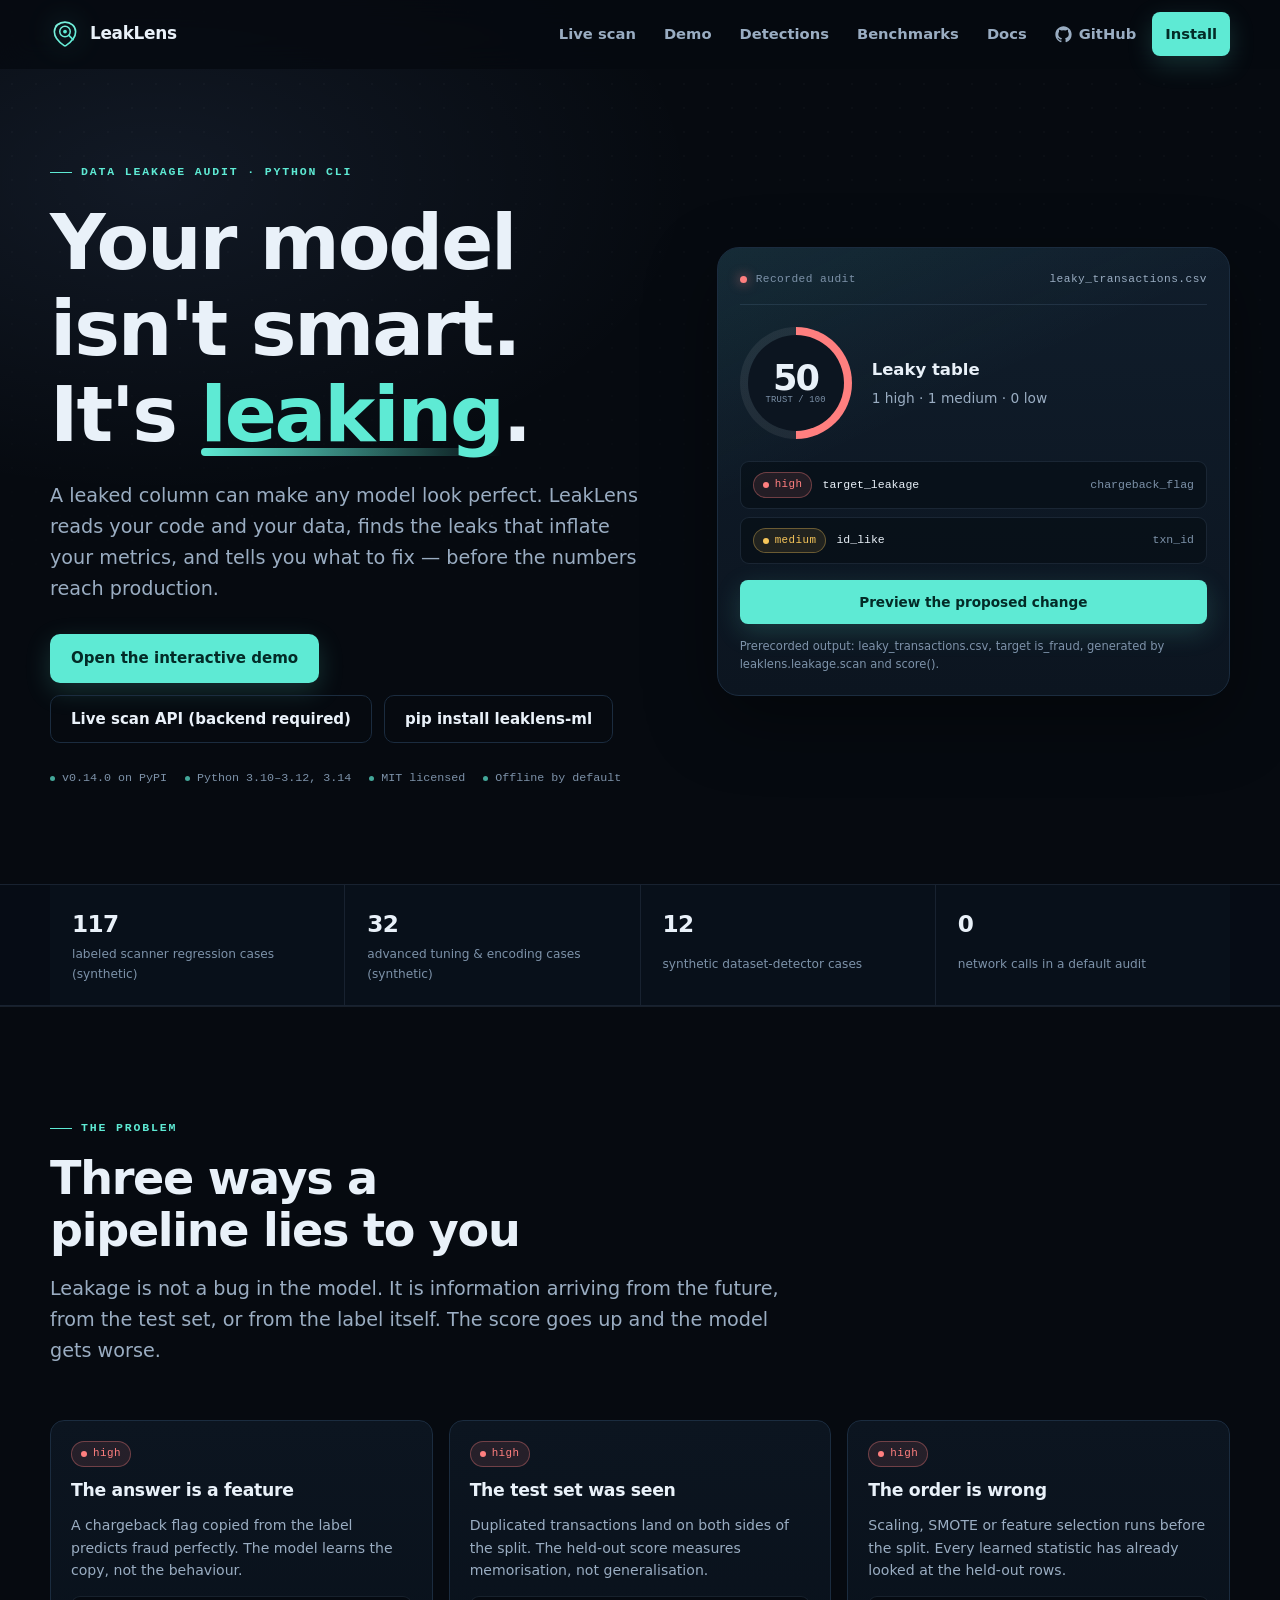
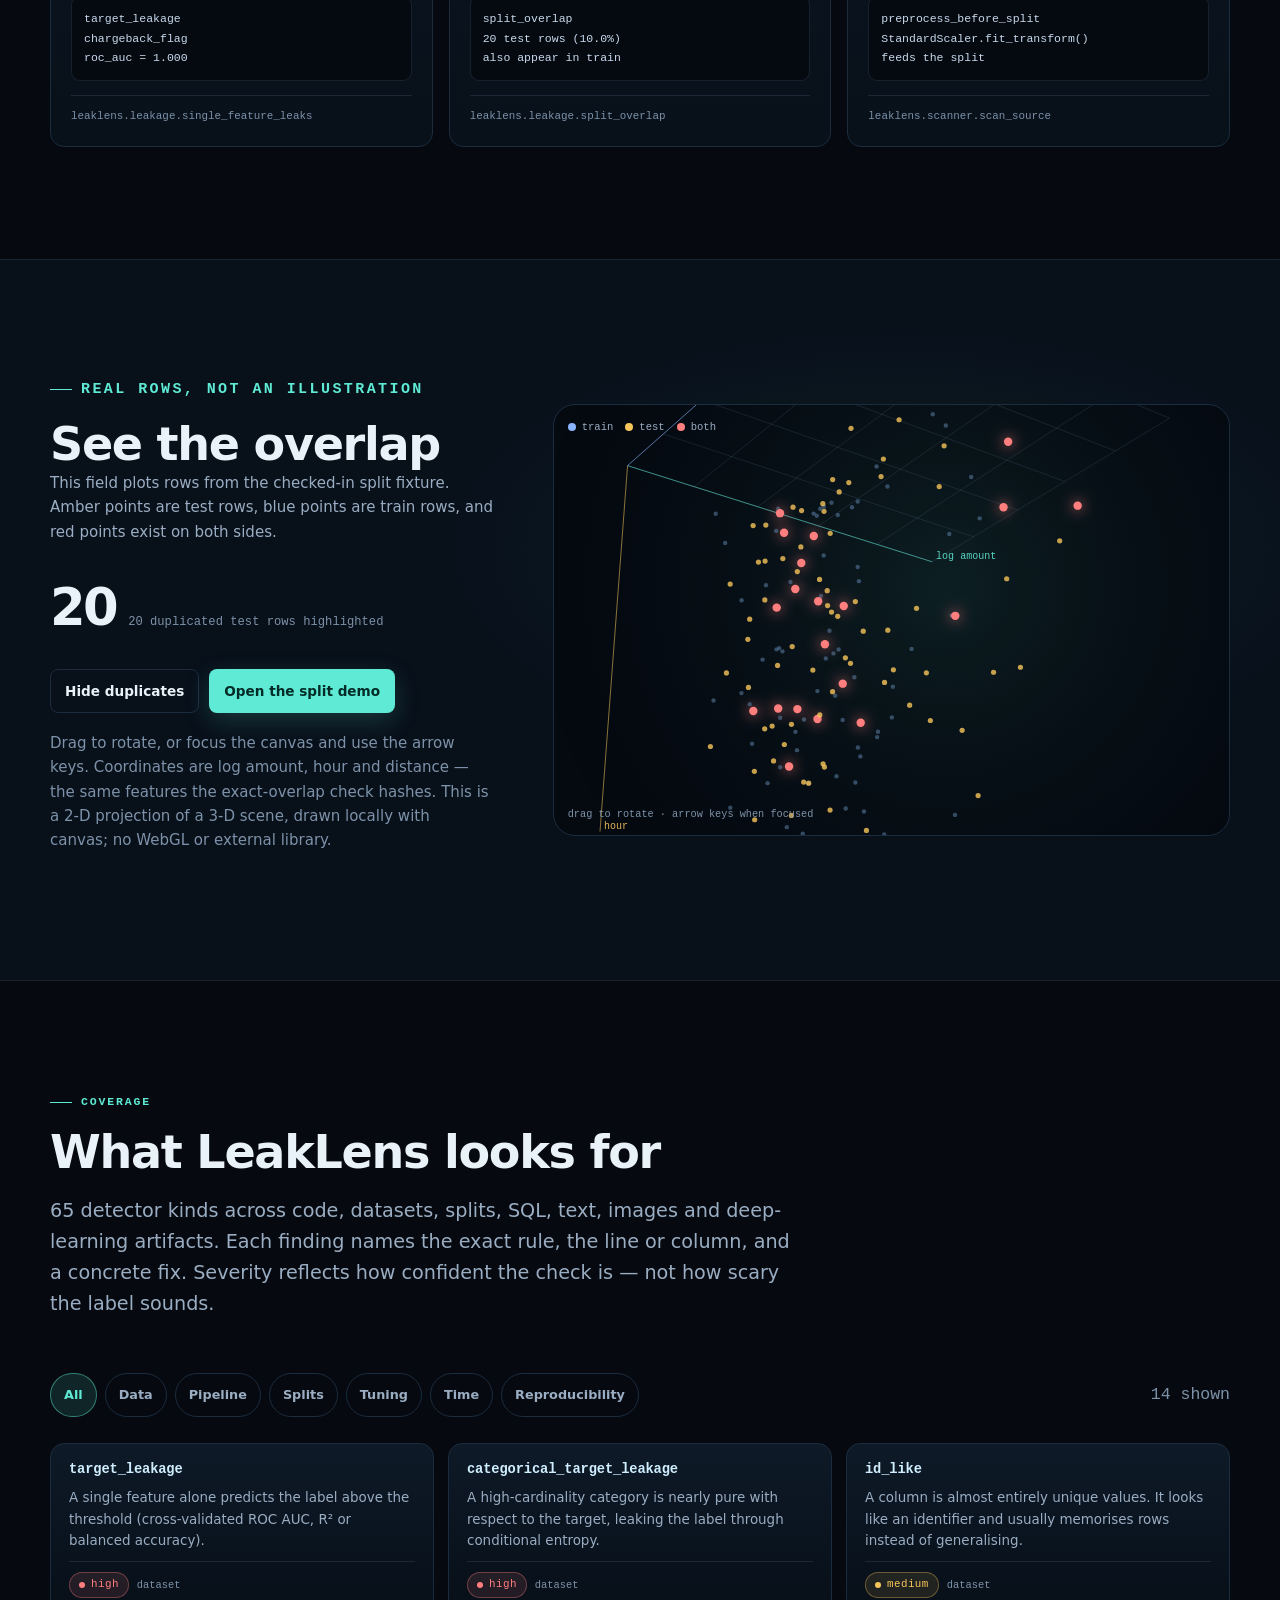
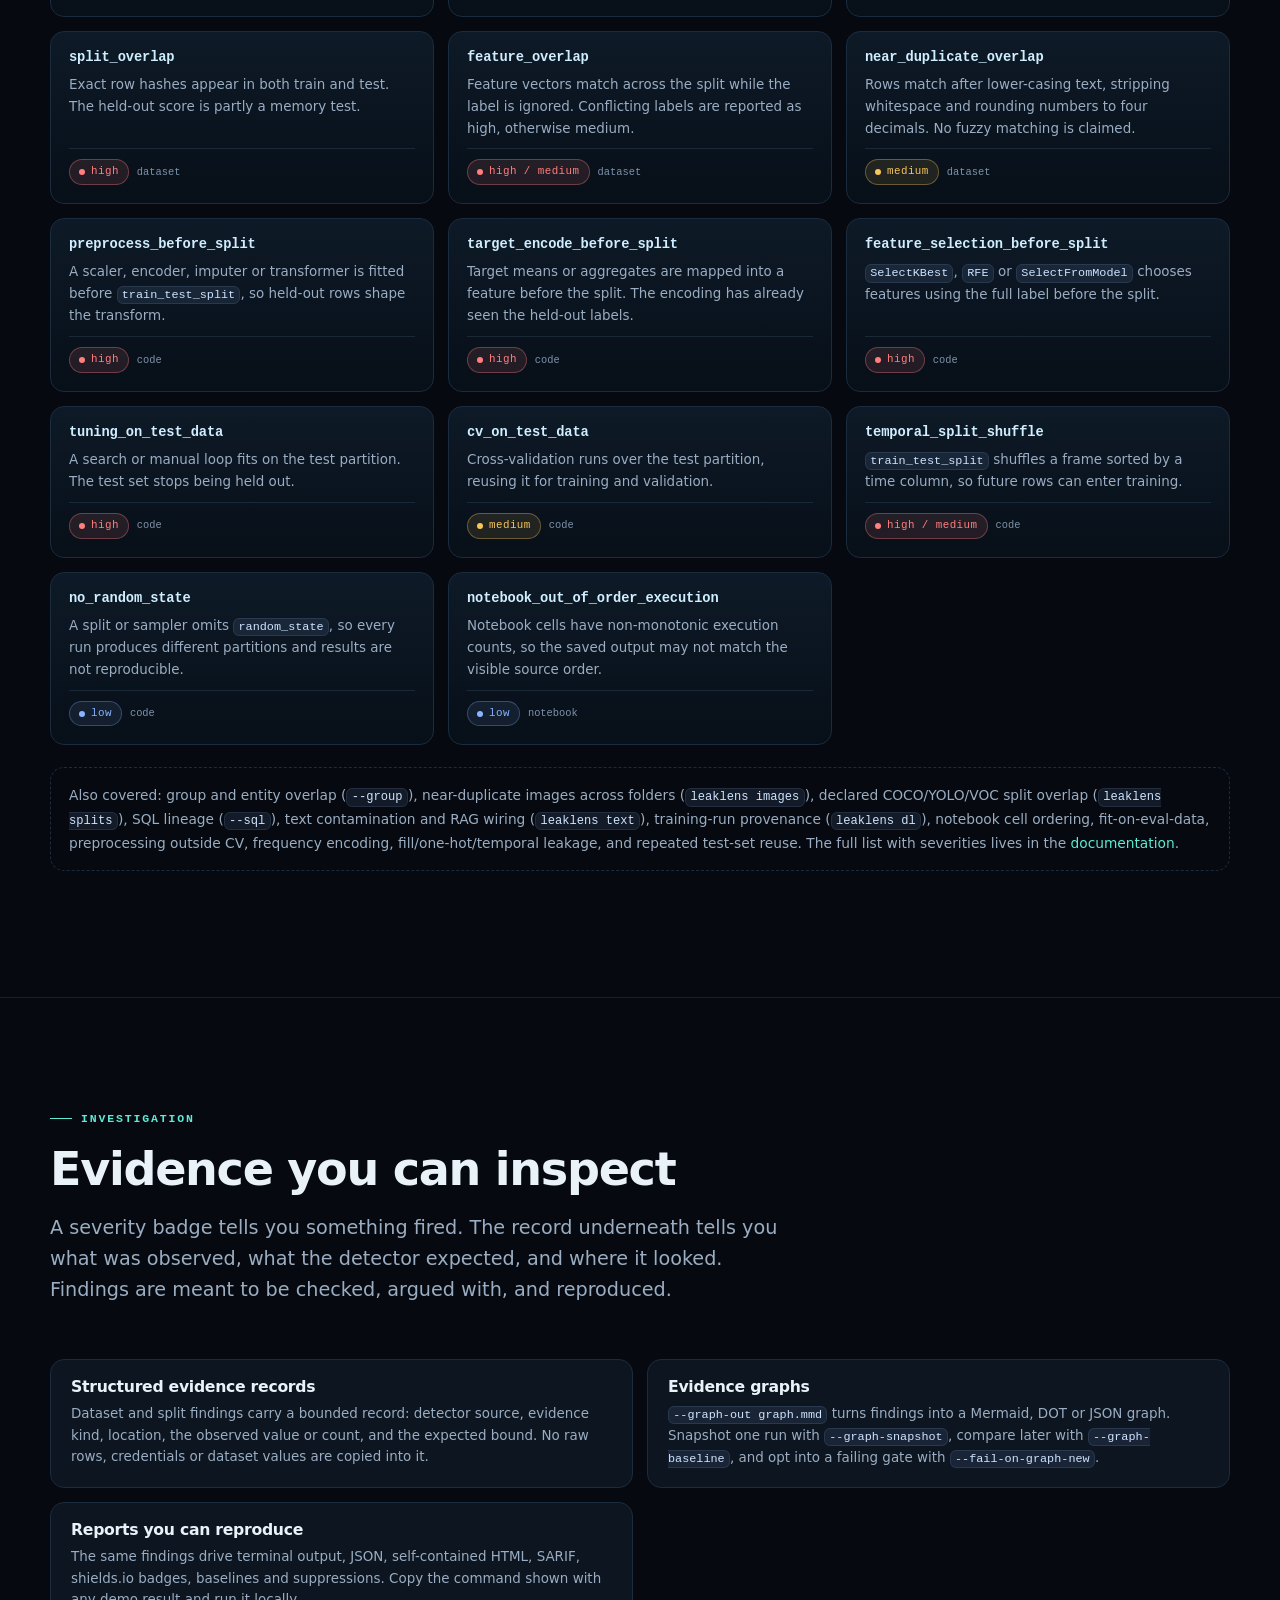
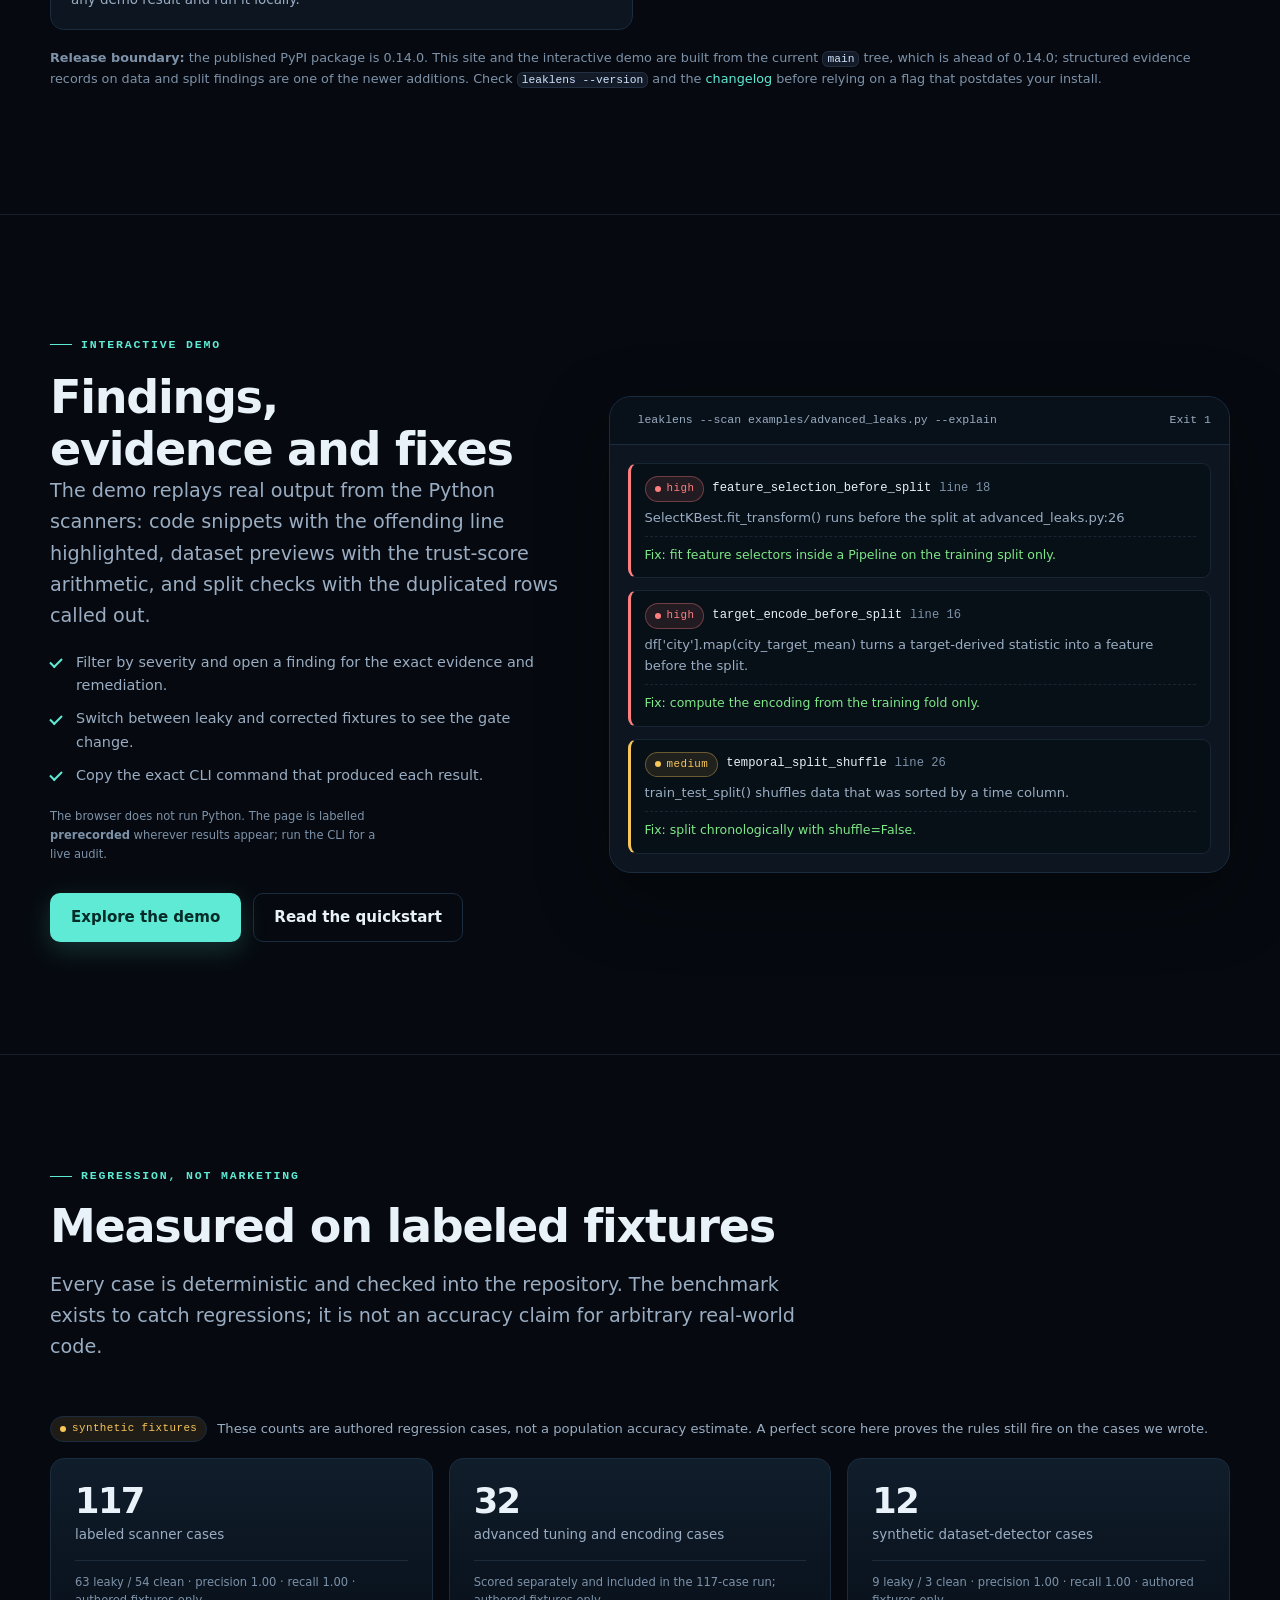
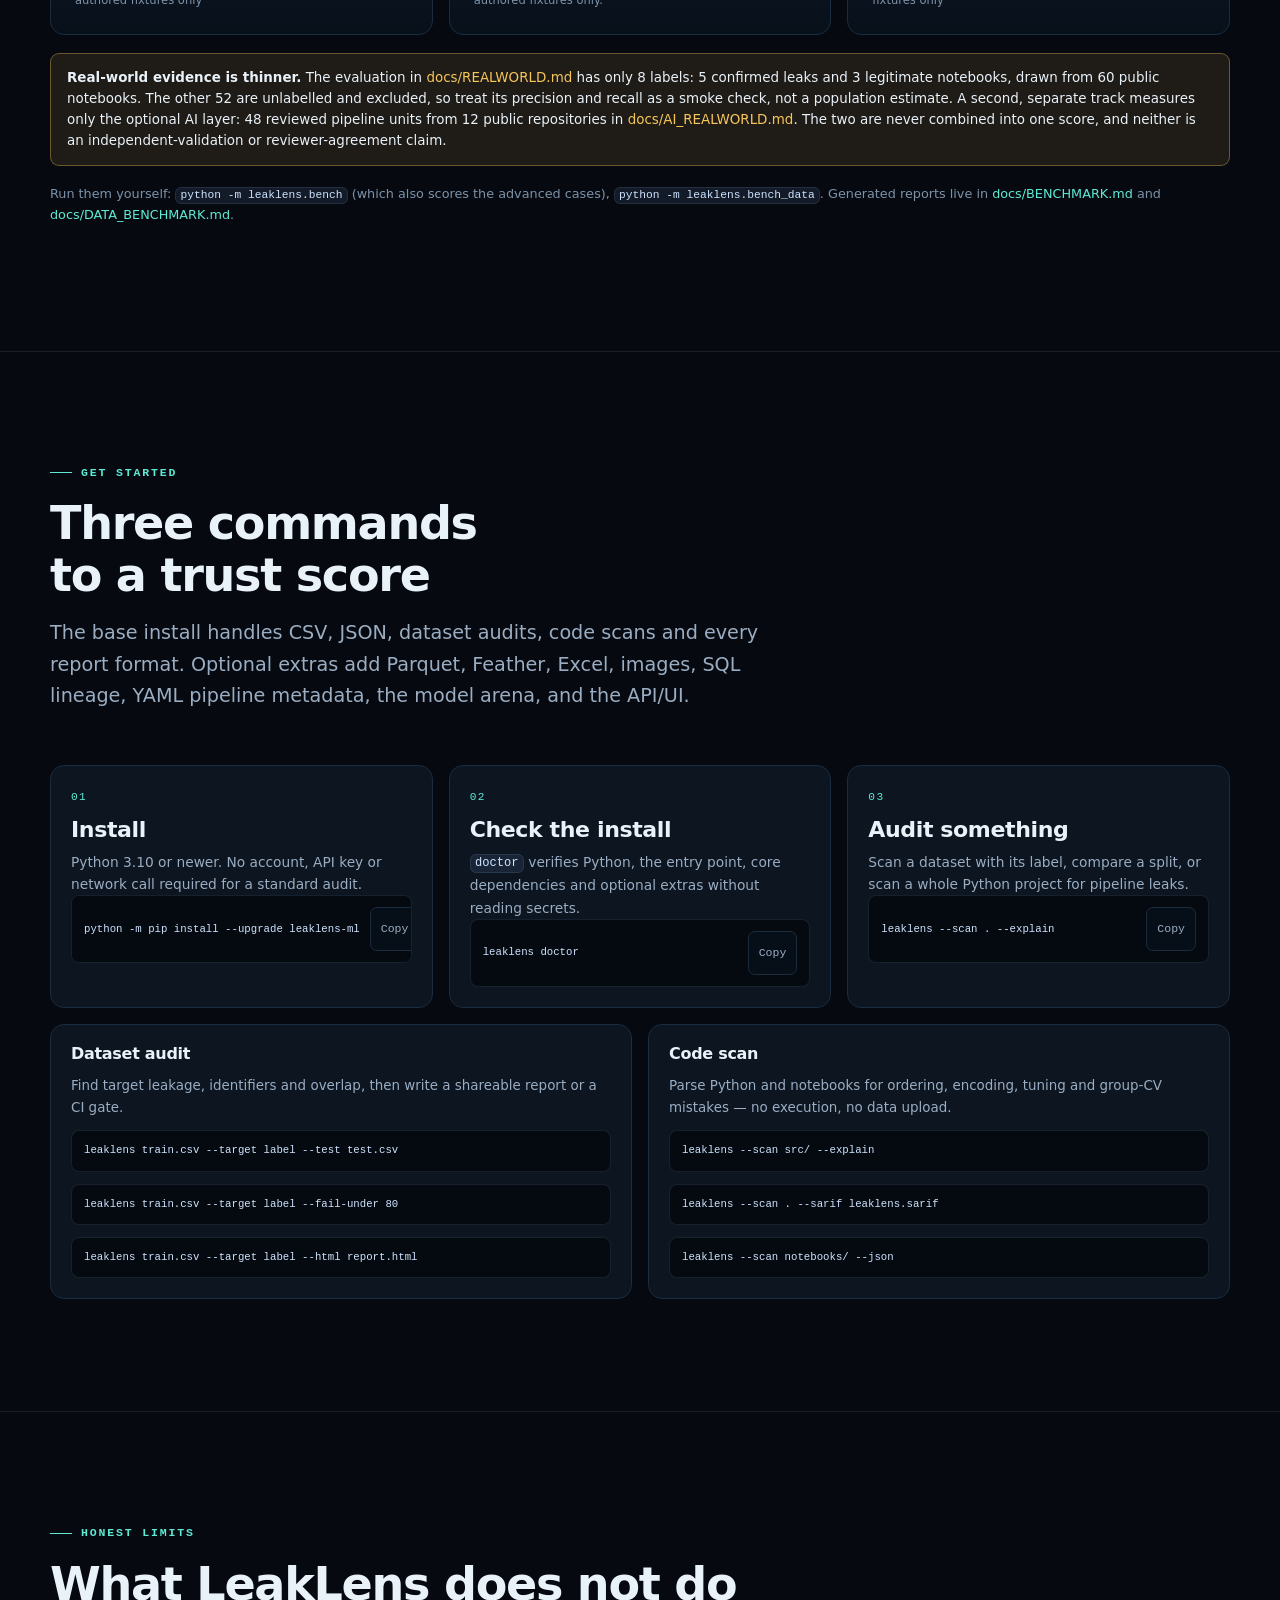
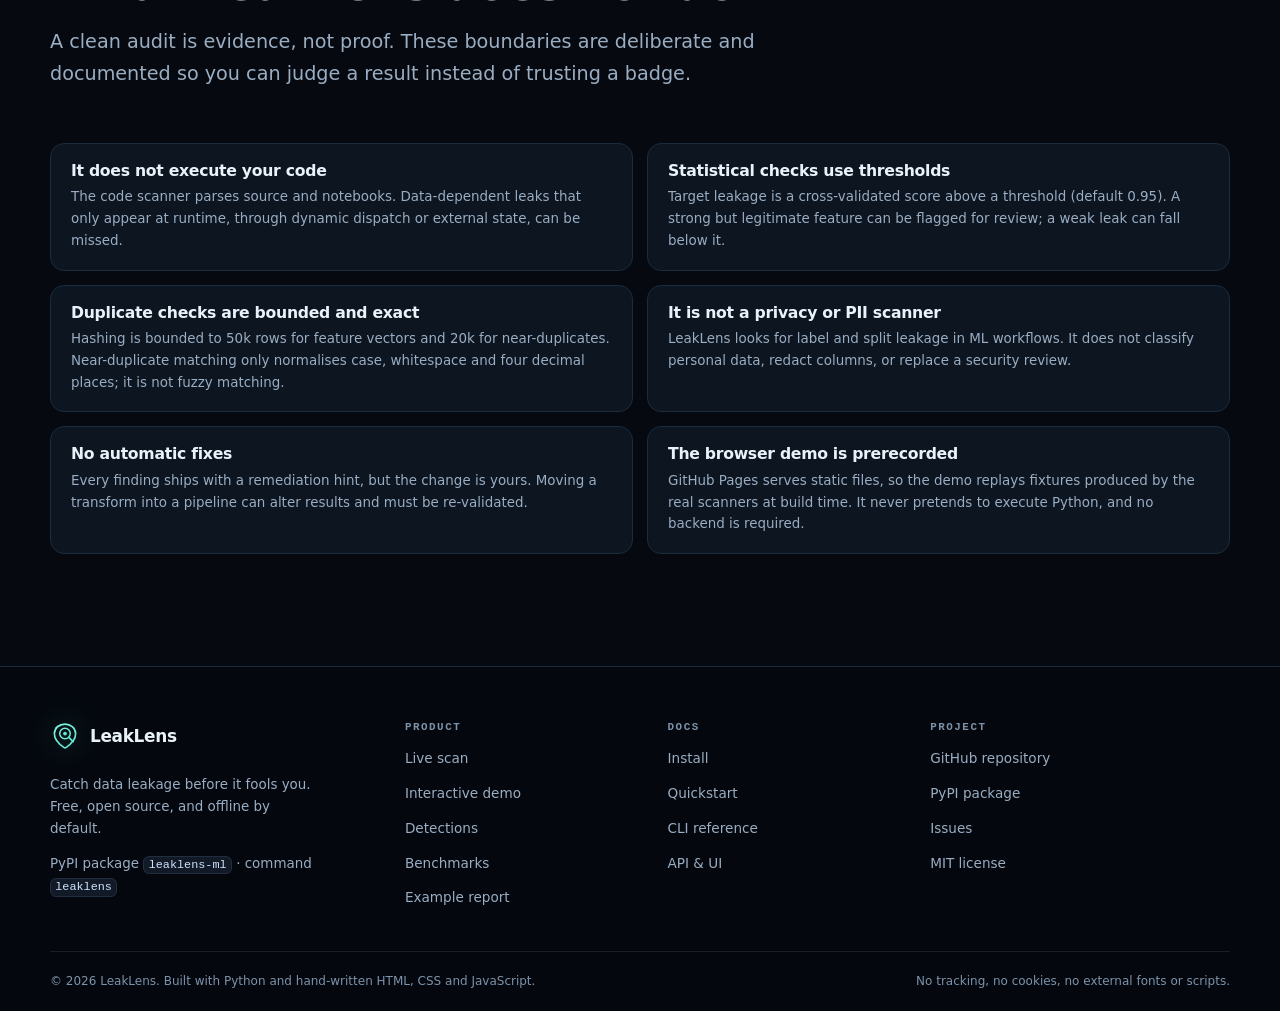
<file: docs/index.html>
<!doctype html>
<html lang="en">
<head>
<meta charset="utf-8">
<meta name="viewport" content="width=device-width, initial-scale=1">
<title>LeakLens — catch data leakage before it fools you</title>
<meta name="description" content="LeakLens audits machine-learning code and datasets for data leakage, scores trust from 0 to 100, and gates CI. Free, offline by default, Python 3.10+.">
<meta name="theme-color" content="#060a10">
<link rel="canonical" href="https://eyadstein.github.io/leaklens/">
<meta property="og:type" content="website">
<meta property="og:site_name" content="LeakLens">
<meta property="og:title" content="LeakLens — catch data leakage before it fools you">
<meta property="og:description" content="Audit ML code, datasets, SQL, text and training runs for data leakage. Findings carry severity, a concrete fix and a reproducible CLI command, with structured evidence on data and split checks.">
<meta property="og:url" content="https://eyadstein.github.io/leaklens/">
<meta name="twitter:card" content="summary">
<link rel="icon" href="assets/favicon.svg" type="image/svg+xml">
<link rel="stylesheet" href="assets/site.css">
<script>document.documentElement.classList.add("js");</script>
</head>
<body>
<a class="skip-link" href="#main">Skip to content</a>

<header class="site-header" data-header>
  <div class="shell header-inner">
    <a class="brand" href="index.html" aria-label="LeakLens home">
      <img class="brand-mark" src="assets/logo.svg" alt="" width="30" height="30">
      LeakLens
    </a>
    <button class="nav-toggle" type="button" data-nav-toggle aria-expanded="false" aria-controls="site-nav" aria-label="Toggle navigation">
      <span></span>
    </button>
    <nav class="site-nav" id="site-nav" aria-label="Primary">
      <a href="live.html">Live scan</a>
      <a href="demo.html">Demo</a>
      <a href="#detections">Detections</a>
      <a href="#benchmarks">Benchmarks</a>
      <a href="docs.html">Docs</a>
      <a class="nav-github" href="https://github.com/eyadstein/leaklens" rel="noopener">
        <svg viewBox="0 0 24 24" fill="currentColor" aria-hidden="true" focusable="false"><path d="M12 .5C5.65.5.5 5.65.5 12c0 5.08 3.29 9.39 7.86 10.91.58.11.79-.25.79-.56 0-.28-.01-1.02-.02-2-3.2.7-3.88-1.54-3.88-1.54-.52-1.33-1.28-1.68-1.28-1.68-1.05-.72.08-.7.08-.7 1.16.08 1.77 1.19 1.77 1.19 1.03 1.77 2.7 1.26 3.36.96.1-.75.4-1.26.73-1.55-2.55-.29-5.23-1.28-5.23-5.7 0-1.26.45-2.29 1.19-3.1-.12-.29-.52-1.46.11-3.05 0 0 .97-.31 3.18 1.18a11.1 11.1 0 0 1 5.8 0c2.2-1.49 3.17-1.18 3.17-1.18.63 1.59.23 2.76.11 3.05.74.81 1.19 1.84 1.19 3.1 0 4.43-2.69 5.41-5.25 5.69.41.35.78 1.05.78 2.12 0 1.53-.01 2.76-.01 3.14 0 .31.21.67.8.56A11.51 11.51 0 0 0 23.5 12C23.5 5.65 18.35.5 12 .5Z"/></svg>
        GitHub
      </a>
      <a class="button button-small" href="#install">Install</a>
    </nav>
  </div>
</header>

<main id="main">

  <!-- Hero ---------------------------------------------------------------- -->
  <section class="hero">
    <div class="shell hero-grid">
      <div>
        <p class="eyebrow">Data leakage audit · Python CLI</p>
        <h1>Your model isn't smart.<br>It's <span>leaking</span>.</h1>
        <p class="lead">A leaked column can make any model look perfect. LeakLens reads your code and your data, finds the leaks that inflate your metrics, and tells you what to fix — before the numbers reach production.</p>
        <div class="hero-actions">
          <a class="button" href="demo.html">Open the interactive demo</a>
          <a class="button button-secondary" href="live.html">Live scan API (backend required)</a>
          <button class="button button-secondary" type="button" data-copy="python -m pip install --upgrade leaklens-ml" data-label="Copy install command">pip install leaklens-ml</button>
        </div>
        <ul class="hero-meta">
          <li>v0.14.0 on PyPI</li>
          <li>Python 3.10–3.12, 3.14</li>
          <li>MIT licensed</li>
          <li>Offline by default</li>
        </ul>
      </div>

      <div class="audit-card reveal" data-audit aria-labelledby="audit-heading">
        <h2 class="sr-only" id="audit-heading">Recorded audit example</h2>
        <div class="audit-top">
          <span class="dot" aria-hidden="true"></span>
          Recorded audit
          <code>leaky_transactions.csv</code>
        </div>
        <div class="score-lockup">
          <div class="score-ring" style="--score:50;--ring-color:var(--danger)" role="img" aria-label="Trust score 50 out of 100">
            <span>50</span>
            <small>TRUST / 100</small>
          </div>
          <div>
            <p class="audit-verdict">Leaky table</p>
            <p class="audit-sub">1 high · 1 medium · 0 low</p>
          </div>
        </div>
        <ul class="finding-mini">
          <li><span class="badge badge-high">high</span><span class="kind">target_leakage</span><span class="col">chargeback_flag</span></li>
          <li><span class="badge badge-medium">medium</span><span class="kind">id_like</span><span class="col">txn_id</span></li>
        </ul>
        <button class="button button-small audit-action" type="button" data-audit-toggle aria-expanded="false" aria-controls="audit-diff">Preview the proposed change</button>
        <p class="audit-note">Prerecorded output: leaky_transactions.csv, target is_fraud, generated by leaklens.leakage.scan and score().</p>
        <div class="audit-diff" id="audit-diff" data-audit-diff hidden>
          <p class="audit-diff-head">Proposed patch — not applied</p>
          <pre class="audit-diff-code"><code><span class="diff-del">- df = df.drop(columns=["chargeback_flag"])</span>
<span class="diff-del">- df = df.drop(columns=["txn_id"])</span>
<span class="diff-add">+ df = df.drop(columns=["chargeback_flag", "txn_id"])</span></code></pre>
          <p class="audit-diff-copy">Nothing was applied and no new scan ran.</p>
          <p class="audit-diff-copy">LeakLens reports the leak; you change the code.</p>
          <p class="audit-diff-recorded"><span class="audit-diff-score" role="img" aria-label="Trust score 100 out of 100">100</span> recorded in the second replay after both columns are dropped. <a href="demo.html#clean_transactions">Open that recorded run</a>.</p>
        </div>
      </div>
    </div>
  </section>

  <!-- Proof strip --------------------------------------------------------- -->
  <div class="proof-strip">
    <div class="shell proof-grid">
      <div><strong>117</strong><span>labeled scanner regression cases (synthetic)</span></div>
      <div><strong>32</strong><span>advanced tuning &amp; encoding cases (synthetic)</span></div>
      <div><strong>12</strong><span>synthetic dataset-detector cases</span></div>
      <div><strong>0</strong><span>network calls in a default audit</span></div>
    </div>
  </div>

  <!-- Why leakage --------------------------------------------------------- -->
  <section class="section" aria-labelledby="why-title">
    <div class="shell">
      <div class="section-head">
        <p class="eyebrow">The problem</p>
        <h2 id="why-title">Three ways a pipeline lies to you</h2>
        <p class="lead">Leakage is not a bug in the model. It is information arriving from the future, from the test set, or from the label itself. The score goes up and the model gets worse.</p>
      </div>
      <div class="leak-grid">
        <article class="leak-card reveal">
          <span class="badge badge-high">high</span>
          <h3>The answer is a feature</h3>
          <p>A chargeback flag copied from the label predicts fraud perfectly. The model learns the copy, not the behaviour.</p>
          <pre><code>target_leakage
chargeback_flag
roc_auc = 1.000</code></pre>
          <div class="finding-line">leaklens.leakage.single_feature_leaks</div>
        </article>
        <article class="leak-card reveal">
          <span class="badge badge-high">high</span>
          <h3>The test set was seen</h3>
          <p>Duplicated transactions land on both sides of the split. The held-out score measures memorisation, not generalisation.</p>
          <pre><code>split_overlap
20 test rows (10.0%)
also appear in train</code></pre>
          <div class="finding-line">leaklens.leakage.split_overlap</div>
        </article>
        <article class="leak-card reveal">
          <span class="badge badge-high">high</span>
          <h3>The order is wrong</h3>
          <p>Scaling, SMOTE or feature selection runs before the split. Every learned statistic has already looked at the held-out rows.</p>
          <pre><code>preprocess_before_split
StandardScaler.fit_transform()
feeds the split</code></pre>
          <div class="finding-line">leaklens.scanner.scan_source</div>
        </article>
      </div>
    </div>
  </section>

  <!-- 3D field ------------------------------------------------------------ -->
  <section class="section field-section" aria-labelledby="field-title">
    <div class="shell field-grid">
      <div class="field-copy">
        <p class="eyebrow">Real rows, not an illustration</p>
        <h2 id="field-title">See the overlap</h2>
        <p class="lead">This field plots rows from the checked-in split fixture. Amber points are test rows, blue points are train rows, and red points exist on both sides.</p>
        <div class="field-readout">
          <strong>20</strong>
          <span data-dup-readout>duplicated test rows highlighted</span>
        </div>
        <div class="field-actions">
          <button class="button button-small button-secondary" type="button" data-dup-toggle aria-pressed="true">Hide duplicates</button>
          <a class="button button-small" href="demo.html#overlap_exact">Open the split demo</a>
        </div>
        <p class="field-caption">Drag to rotate, or focus the canvas and use the arrow keys. Coordinates are log amount, hour and distance — the same features the exact-overlap check hashes. This is a 2-D projection of a 3-D scene, drawn locally with canvas; no WebGL or external library.</p>
      </div>
      <div class="field-panel reveal">
        <div class="field-legend" aria-hidden="true">
          <span><i></i> train</span>
          <span><i class="test"></i> test</span>
          <span><i class="dup"></i> both</span>
        </div>
        <canvas id="leak-canvas" width="640" height="430" tabindex="0" role="img" aria-label="3-D scatter plot of 90 train rows and 90 test rows from the exact-overlap fixture. 20 test rows also appear in train and are highlighted in red."></canvas>
        <p class="canvas-hint">drag to rotate · arrow keys when focused</p>
      </div>
    </div>
  </section>

  <!-- Detections ---------------------------------------------------------- -->
  <section class="section" id="detections" aria-labelledby="detections-title">
    <div class="shell">
      <div class="section-head">
        <p class="eyebrow">Coverage</p>
        <h2 id="detections-title">What LeakLens looks for</h2>
        <p class="lead">65 detector kinds across code, datasets, splits, SQL, text, images and deep-learning artifacts. Each finding names the exact rule, the line or column, and a concrete fix. Severity reflects how confident the check is — not how scary the label sounds.</p>
      </div>

      <div class="filter-bar">
        <div class="chip-row" role="group" aria-label="Filter detections by category" data-detect-filters>
          <button class="chip" type="button" data-filter="all" aria-pressed="true">All</button>
          <button class="chip" type="button" data-filter="data" aria-pressed="false">Data</button>
          <button class="chip" type="button" data-filter="pipeline" aria-pressed="false">Pipeline</button>
          <button class="chip" type="button" data-filter="splits" aria-pressed="false">Splits</button>
          <button class="chip" type="button" data-filter="tuning" aria-pressed="false">Tuning</button>
          <button class="chip" type="button" data-filter="time" aria-pressed="false">Time</button>
          <button class="chip" type="button" data-filter="repro" aria-pressed="false">Reproducibility</button>
        </div>
        <span class="faint mono" data-detect-count role="status" aria-live="polite">14 shown</span>
      </div>

      <div class="detection-grid" data-detect-grid>
        <article class="detection-card" data-category="data">
          <h3>target_leakage</h3>
          <p>A single feature alone predicts the label above the threshold (cross-validated ROC AUC, R² or balanced accuracy).</p>
          <div class="card-meta"><span class="badge badge-high">high</span><span>dataset</span></div>
        </article>
        <article class="detection-card" data-category="data">
          <h3>categorical_target_leakage</h3>
          <p>A high-cardinality category is nearly pure with respect to the target, leaking the label through conditional entropy.</p>
          <div class="card-meta"><span class="badge badge-high">high</span><span>dataset</span></div>
        </article>
        <article class="detection-card" data-category="data">
          <h3>id_like</h3>
          <p>A column is almost entirely unique values. It looks like an identifier and usually memorises rows instead of generalising.</p>
          <div class="card-meta"><span class="badge badge-medium">medium</span><span>dataset</span></div>
        </article>
        <article class="detection-card" data-category="splits">
          <h3>split_overlap</h3>
          <p>Exact row hashes appear in both train and test. The held-out score is partly a memory test.</p>
          <div class="card-meta"><span class="badge badge-high">high</span><span>dataset</span></div>
        </article>
        <article class="detection-card" data-category="splits">
          <h3>feature_overlap</h3>
          <p>Feature vectors match across the split while the label is ignored. Conflicting labels are reported as high, otherwise medium.</p>
          <div class="card-meta"><span class="badge badge-high">high / medium</span><span>dataset</span></div>
        </article>
        <article class="detection-card" data-category="splits">
          <h3>near_duplicate_overlap</h3>
          <p>Rows match after lower-casing text, stripping whitespace and rounding numbers to four decimals. No fuzzy matching is claimed.</p>
          <div class="card-meta"><span class="badge badge-medium">medium</span><span>dataset</span></div>
        </article>
        <article class="detection-card" data-category="pipeline">
          <h3>preprocess_before_split</h3>
          <p>A scaler, encoder, imputer or transformer is fitted before <code>train_test_split</code>, so held-out rows shape the transform.</p>
          <div class="card-meta"><span class="badge badge-high">high</span><span>code</span></div>
        </article>
        <article class="detection-card" data-category="pipeline">
          <h3>target_encode_before_split</h3>
          <p>Target means or aggregates are mapped into a feature before the split. The encoding has already seen the held-out labels.</p>
          <div class="card-meta"><span class="badge badge-high">high</span><span>code</span></div>
        </article>
        <article class="detection-card" data-category="pipeline">
          <h3>feature_selection_before_split</h3>
          <p><code>SelectKBest</code>, <code>RFE</code> or <code>SelectFromModel</code> chooses features using the full label before the split.</p>
          <div class="card-meta"><span class="badge badge-high">high</span><span>code</span></div>
        </article>
        <article class="detection-card" data-category="tuning">
          <h3>tuning_on_test_data</h3>
          <p>A search or manual loop fits on the test partition. The test set stops being held out.</p>
          <div class="card-meta"><span class="badge badge-high">high</span><span>code</span></div>
        </article>
        <article class="detection-card" data-category="tuning">
          <h3>cv_on_test_data</h3>
          <p>Cross-validation runs over the test partition, reusing it for training and validation.</p>
          <div class="card-meta"><span class="badge badge-medium">medium</span><span>code</span></div>
        </article>
        <article class="detection-card" data-category="time">
          <h3>temporal_split_shuffle</h3>
          <p><code>train_test_split</code> shuffles a frame sorted by a time column, so future rows can enter training.</p>
          <div class="card-meta"><span class="badge badge-high">high / medium</span><span>code</span></div>
        </article>
        <article class="detection-card" data-category="repro">
          <h3>no_random_state</h3>
          <p>A split or sampler omits <code>random_state</code>, so every run produces different partitions and results are not reproducible.</p>
          <div class="card-meta"><span class="badge badge-low">low</span><span>code</span></div>
        </article>
        <article class="detection-card" data-category="repro">
          <h3>notebook_out_of_order_execution</h3>
          <p>Notebook cells have non-monotonic execution counts, so the saved output may not match the visible source order.</p>
          <div class="card-meta"><span class="badge badge-low">low</span><span>notebook</span></div>
        </article>
      </div>

      <p class="detection-empty" data-detect-empty hidden>No detectors in this category. <button class="chip" type="button" data-filter-reset>Show all detectors</button></p>

      <p class="detections-note">Also covered: group and entity overlap (<code>--group</code>), near-duplicate images across folders (<code>leaklens images</code>), declared COCO/YOLO/VOC split overlap (<code>leaklens splits</code>), SQL lineage (<code>--sql</code>), text contamination and RAG wiring (<code>leaklens text</code>), training-run provenance (<code>leaklens dl</code>), notebook cell ordering, fit-on-eval-data, preprocessing outside CV, frequency encoding, fill/one-hot/temporal leakage, and repeated test-set reuse. The full list with severities lives in the <a href="docs.html#detections">documentation</a>.</p>
    </div>
  </section>

  <!-- Evidence ------------------------------------------------------------ -->
  <section class="section" id="evidence" aria-labelledby="evidence-title">
    <div class="shell">
      <div class="section-head">
        <p class="eyebrow">Investigation</p>
        <h2 id="evidence-title">Evidence you can inspect</h2>
        <p class="lead">A severity badge tells you something fired. The record underneath tells you what was observed, what the detector expected, and where it looked. Findings are meant to be checked, argued with, and reproduced.</p>
      </div>
      <div class="limit-grid">
        <article class="limit">
          <h3>Structured evidence records</h3>
          <p>Dataset and split findings carry a bounded record: detector source, evidence kind, location, the observed value or count, and the expected bound. No raw rows, credentials or dataset values are copied into it.</p>
        </article>
        <article class="limit">
          <h3>Evidence graphs</h3>
          <p><code>--graph-out graph.mmd</code> turns findings into a Mermaid, DOT or JSON graph. Snapshot one run with <code>--graph-snapshot</code>, compare later with <code>--graph-baseline</code>, and opt into a failing gate with <code>--fail-on-graph-new</code>.</p>
        </article>
        <article class="limit">
          <h3>Reports you can reproduce</h3>
          <p>The same findings drive terminal output, JSON, self-contained HTML, SARIF, shields.io badges, baselines and suppressions. Copy the command shown with any demo result and run it locally.</p>
        </article>
      </div>
      <p class="caveat"><strong>Release boundary:</strong> the published PyPI package is 0.14.0. This site and the interactive demo are built from the current <code>main</code> tree, which is ahead of 0.14.0; structured evidence records on data and split findings are one of the newer additions. Check <code>leaklens --version</code> and the <a href="https://github.com/eyadstein/leaklens/blob/main/CHANGELOG.md" rel="noopener">changelog</a> before relying on a flag that postdates your install.</p>
    </div>
  </section>

  <!-- Demo preview -------------------------------------------------------- -->
  <section class="section" aria-labelledby="demo-title">
    <div class="shell demo-preview">
      <div>
        <p class="eyebrow">Interactive demo</p>
        <h2 id="demo-title">Findings, evidence and fixes</h2>
        <p class="lead">The demo replays real output from the Python scanners: code snippets with the offending line highlighted, dataset previews with the trust-score arithmetic, and split checks with the duplicated rows called out.</p>
        <ul class="check-list">
          <li>Filter by severity and open a finding for the exact evidence and remediation.</li>
          <li>Switch between leaky and corrected fixtures to see the gate change.</li>
          <li>Copy the exact CLI command that produced each result.</li>
        </ul>
        <p class="field-caption">The browser does not run Python. The page is labelled <strong>prerecorded</strong> wherever results appear; run the CLI for a live audit.</p>
        <div class="hero-actions">
          <a class="button" href="demo.html">Explore the demo</a>
          <a class="button button-secondary" href="docs.html#quickstart">Read the quickstart</a>
        </div>
      </div>
      <div class="result-card reveal" aria-label="Example scanner output">
        <div class="result-head">
          <span class="dot" aria-hidden="true"></span>
          leaklens --scan examples/advanced_leaks.py --explain
          <span class="spacer"></span>
          <span>Exit 1</span>
        </div>
        <div class="result-body">
          <div class="result-finding">
            <div class="finding-title"><span class="badge badge-high">high</span><span>feature_selection_before_split</span><span class="faint">line 18</span></div>
            <p>SelectKBest.fit_transform() runs before the split at advanced_leaks.py:26</p>
            <div class="fix">Fix: fit feature selectors inside a Pipeline on the training split only.</div>
          </div>
          <div class="result-finding">
            <div class="finding-title"><span class="badge badge-high">high</span><span>target_encode_before_split</span><span class="faint">line 16</span></div>
            <p>df['city'].map(city_target_mean) turns a target-derived statistic into a feature before the split.</p>
            <div class="fix">Fix: compute the encoding from the training fold only.</div>
          </div>
          <div class="result-finding medium">
            <div class="finding-title"><span class="badge badge-medium">medium</span><span>temporal_split_shuffle</span><span class="faint">line 26</span></div>
            <p>train_test_split() shuffles data that was sorted by a time column.</p>
            <div class="fix">Fix: split chronologically with shuffle=False.</div>
          </div>
        </div>
      </div>
    </div>
  </section>

  <!-- Benchmarks ---------------------------------------------------------- -->
  <section class="section" id="benchmarks" aria-labelledby="bench-title">
    <div class="shell">
      <div class="section-head">
        <p class="eyebrow">Regression, not marketing</p>
        <h2 id="bench-title">Measured on labeled fixtures</h2>
        <p class="lead">Every case is deterministic and checked into the repository. The benchmark exists to catch regressions; it is not an accuracy claim for arbitrary real-world code.</p>
      </div>
      <p class="bench-honesty"><span class="badge badge-warn">synthetic fixtures</span> These counts are authored regression cases, not a population accuracy estimate. A perfect score here proves the rules still fire on the cases we wrote.</p>
      <div class="stat-grid">
        <div class="stat-card reveal">
          <strong>117</strong>
          <span>labeled scanner cases</span>
          <small>63 leaky / 54 clean · precision 1.00 · recall 1.00 · authored fixtures only</small>
        </div>
        <div class="stat-card reveal">
          <strong>32</strong>
          <span>advanced tuning and encoding cases</span>
          <small>Scored separately and included in the 117-case run; authored fixtures only.</small>
        </div>
        <div class="stat-card reveal">
          <strong>12</strong>
          <span>synthetic dataset-detector cases</span>
          <small>9 leaky / 3 clean · precision 1.00 · recall 1.00 · authored fixtures only</small>
        </div>
      </div>
      <p class="caveat caveat-strong"><strong>Real-world evidence is thinner.</strong> The evaluation in <a href="REALWORLD.md">docs/REALWORLD.md</a> has only 8 labels: 5 confirmed leaks and 3 legitimate notebooks, drawn from 60 public notebooks. The other 52 are unlabelled and excluded, so treat its precision and recall as a smoke check, not a population estimate. A second, separate track measures only the optional AI layer: 48 reviewed pipeline units from 12 public repositories in <a href="https://github.com/eyadstein/leaklens/blob/main/docs/AI_REALWORLD.md" rel="noopener">docs/AI_REALWORLD.md</a>. The two are never combined into one score, and neither is an independent-validation or reviewer-agreement claim.</p>
      <p class="caveat">Run them yourself: <code>python -m leaklens.bench</code> (which also scores the advanced cases), <code>python -m leaklens.bench_data</code>. Generated reports live in <a href="https://github.com/eyadstein/leaklens/blob/main/docs/BENCHMARK.md" rel="noopener">docs/BENCHMARK.md</a> and <a href="https://github.com/eyadstein/leaklens/blob/main/docs/DATA_BENCHMARK.md" rel="noopener">docs/DATA_BENCHMARK.md</a>.</p>
    </div>
  </section>

  <!-- Install ------------------------------------------------------------- -->
  <section class="section" id="install" aria-labelledby="install-title">
    <div class="shell">
      <div class="section-head">
        <p class="eyebrow">Get started</p>
        <h2 id="install-title">Three commands to a trust score</h2>
        <p class="lead">The base install handles CSV, JSON, dataset audits, code scans and every report format. Optional extras add Parquet, Feather, Excel, images, SQL lineage, YAML pipeline metadata, the model arena, and the API/UI.</p>
      </div>
      <div class="steps">
        <div class="step">
          <h3>Install</h3>
          <p>Python 3.10 or newer. No account, API key or network call required for a standard audit.</p>
          <div class="code-line"><code>python -m pip install --upgrade leaklens-ml</code><button class="copy-button" type="button" data-copy="python -m pip install --upgrade leaklens-ml">Copy</button></div>
        </div>
        <div class="step">
          <h3>Check the install</h3>
          <p><code>doctor</code> verifies Python, the entry point, core dependencies and optional extras without reading secrets.</p>
          <div class="code-line"><code>leaklens doctor</code><button class="copy-button" type="button" data-copy="leaklens doctor">Copy</button></div>
        </div>
        <div class="step">
          <h3>Audit something</h3>
          <p>Scan a dataset with its label, compare a split, or scan a whole Python project for pipeline leaks.</p>
          <div class="code-line"><code>leaklens --scan . --explain</code><button class="copy-button" type="button" data-copy="leaklens --scan . --explain">Copy</button></div>
        </div>
      </div>

      <div class="install-grid" style="margin-top:16px">
        <div class="install-card">
          <h3>Dataset audit</h3>
          <p>Find target leakage, identifiers and overlap, then write a shareable report or a CI gate.</p>
          <div class="code-line"><code>leaklens train.csv --target label --test test.csv</code></div>
          <div class="code-line"><code>leaklens train.csv --target label --fail-under 80</code></div>
          <div class="code-line"><code>leaklens train.csv --target label --html report.html</code></div>
        </div>
        <div class="install-card">
          <h3>Code scan</h3>
          <p>Parse Python and notebooks for ordering, encoding, tuning and group-CV mistakes — no execution, no data upload.</p>
          <div class="code-line"><code>leaklens --scan src/ --explain</code></div>
          <div class="code-line"><code>leaklens --scan . --sarif leaklens.sarif</code></div>
          <div class="code-line"><code>leaklens --scan notebooks/ --json</code></div>
        </div>
      </div>
    </div>
  </section>

  <!-- Limitations --------------------------------------------------------- -->
  <section class="section" aria-labelledby="limits-title">
    <div class="shell">
      <div class="section-head">
        <p class="eyebrow">Honest limits</p>
        <h2 id="limits-title">What LeakLens does not do</h2>
        <p class="lead">A clean audit is evidence, not proof. These boundaries are deliberate and documented so you can judge a result instead of trusting a badge.</p>
      </div>
      <div class="limit-grid">
        <article class="limit">
          <h3>It does not execute your code</h3>
          <p>The code scanner parses source and notebooks. Data-dependent leaks that only appear at runtime, through dynamic dispatch or external state, can be missed.</p>
        </article>
        <article class="limit">
          <h3>Statistical checks use thresholds</h3>
          <p>Target leakage is a cross-validated score above a threshold (default 0.95). A strong but legitimate feature can be flagged for review; a weak leak can fall below it.</p>
        </article>
        <article class="limit">
          <h3>Duplicate checks are bounded and exact</h3>
          <p>Hashing is bounded to 50k rows for feature vectors and 20k for near-duplicates. Near-duplicate matching only normalises case, whitespace and four decimal places; it is not fuzzy matching.</p>
        </article>
        <article class="limit">
          <h3>It is not a privacy or PII scanner</h3>
          <p>LeakLens looks for label and split leakage in ML workflows. It does not classify personal data, redact columns, or replace a security review.</p>
        </article>
        <article class="limit">
          <h3>No automatic fixes</h3>
          <p>Every finding ships with a remediation hint, but the change is yours. Moving a transform into a pipeline can alter results and must be re-validated.</p>
        </article>
        <article class="limit">
          <h3>The browser demo is prerecorded</h3>
          <p>GitHub Pages serves static files, so the demo replays fixtures produced by the real scanners at build time. It never pretends to execute Python, and no backend is required.</p>
        </article>
      </div>
    </div>
  </section>

</main>

<footer class="site-footer">
  <div class="shell">
    <div class="footer-grid">
      <div class="footer-brand">
        <a class="brand" href="index.html" aria-label="LeakLens home">
          <img class="brand-mark" src="assets/logo.svg" alt="" width="30" height="30">
          LeakLens
        </a>
        <p>Catch data leakage before it fools you. Free, open source, and offline by default.</p>
        <p class="footer-note">PyPI package <code>leaklens-ml</code> · command <code>leaklens</code></p>
      </div>
      <div class="footer-col">
        <h3>Product</h3>
        <ul>
          <li><a href="live.html">Live scan</a></li>
          <li><a href="demo.html">Interactive demo</a></li>
          <li><a href="index.html#detections">Detections</a></li>
          <li><a href="index.html#benchmarks">Benchmarks</a></li>
          <li><a href="report.html">Example report</a></li>
        </ul>
      </div>
      <div class="footer-col">
        <h3>Docs</h3>
        <ul>
          <li><a href="docs.html#install">Install</a></li>
          <li><a href="docs.html#quickstart">Quickstart</a></li>
          <li><a href="docs.html#cli">CLI reference</a></li>
          <li><a href="docs.html#api">API &amp; UI</a></li>
        </ul>
      </div>
      <div class="footer-col">
        <h3>Project</h3>
        <ul>
          <li><a href="https://github.com/eyadstein/leaklens" rel="noopener">GitHub repository</a></li>
          <li><a href="https://pypi.org/project/leaklens-ml/" rel="noopener">PyPI package</a></li>
          <li><a href="https://github.com/eyadstein/leaklens/issues" rel="noopener">Issues</a></li>
          <li><a href="https://github.com/eyadstein/leaklens/blob/main/LICENSE" rel="noopener">MIT license</a></li>
        </ul>
      </div>
    </div>
    <div class="footer-base">
      <p>© 2026 LeakLens. Built with Python and hand-written HTML, CSS and JavaScript.</p>
      <p>No tracking, no cookies, no external fonts or scripts.</p>
    </div>
  </div>
</footer>

<script type="module" src="assets/hero3d.js"></script>
<script src="assets/site.js" defer></script>
<script>
  (() => {
    const grid = document.querySelector("[data-detect-grid]");
    const buttons = [...document.querySelectorAll("[data-detect-filters] .chip")];
    const count = document.querySelector("[data-detect-count]");
    const empty = document.querySelector("[data-detect-empty]");
    const reset = document.querySelector("[data-filter-reset]");
    if (!grid || !buttons.length) return;
    const cards = [...grid.querySelectorAll("[data-category]")];
    const apply = (filter) => {
      let shown = 0;
      for (const card of cards) {
        const match = filter === "all" || card.dataset.category === filter;
        card.hidden = !match;
        if (match) shown += 1;
      }
      buttons.forEach((button) => {
        button.setAttribute("aria-pressed", String(button.dataset.filter === filter));
      });
      if (count) count.textContent = `${shown} shown`;
      if (empty) empty.hidden = shown !== 0;
    };
    buttons.forEach((button) => {
      button.addEventListener("click", () => apply(button.dataset.filter));
    });
    reset?.addEventListener("click", () => {
      apply("all");
      buttons[0]?.focus();
    });
  })();
</script>
</body>
</html>
</file>
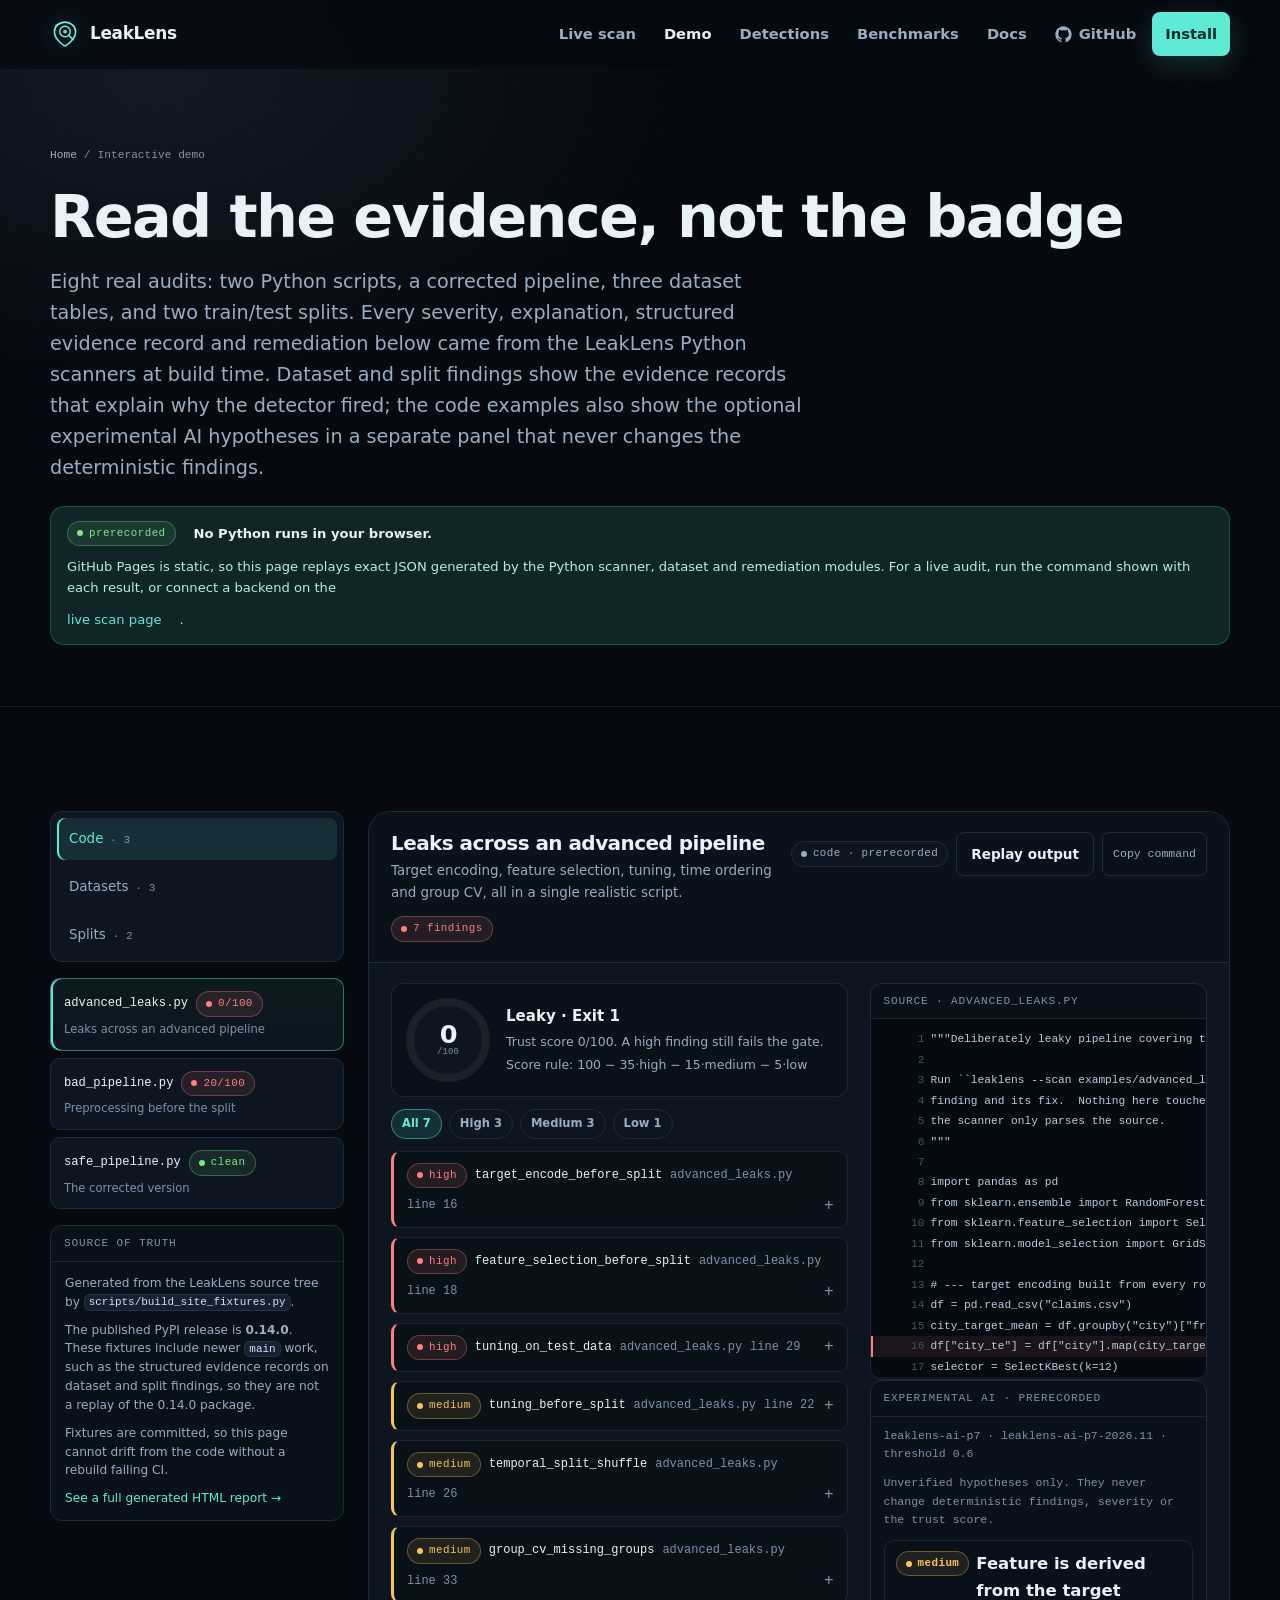
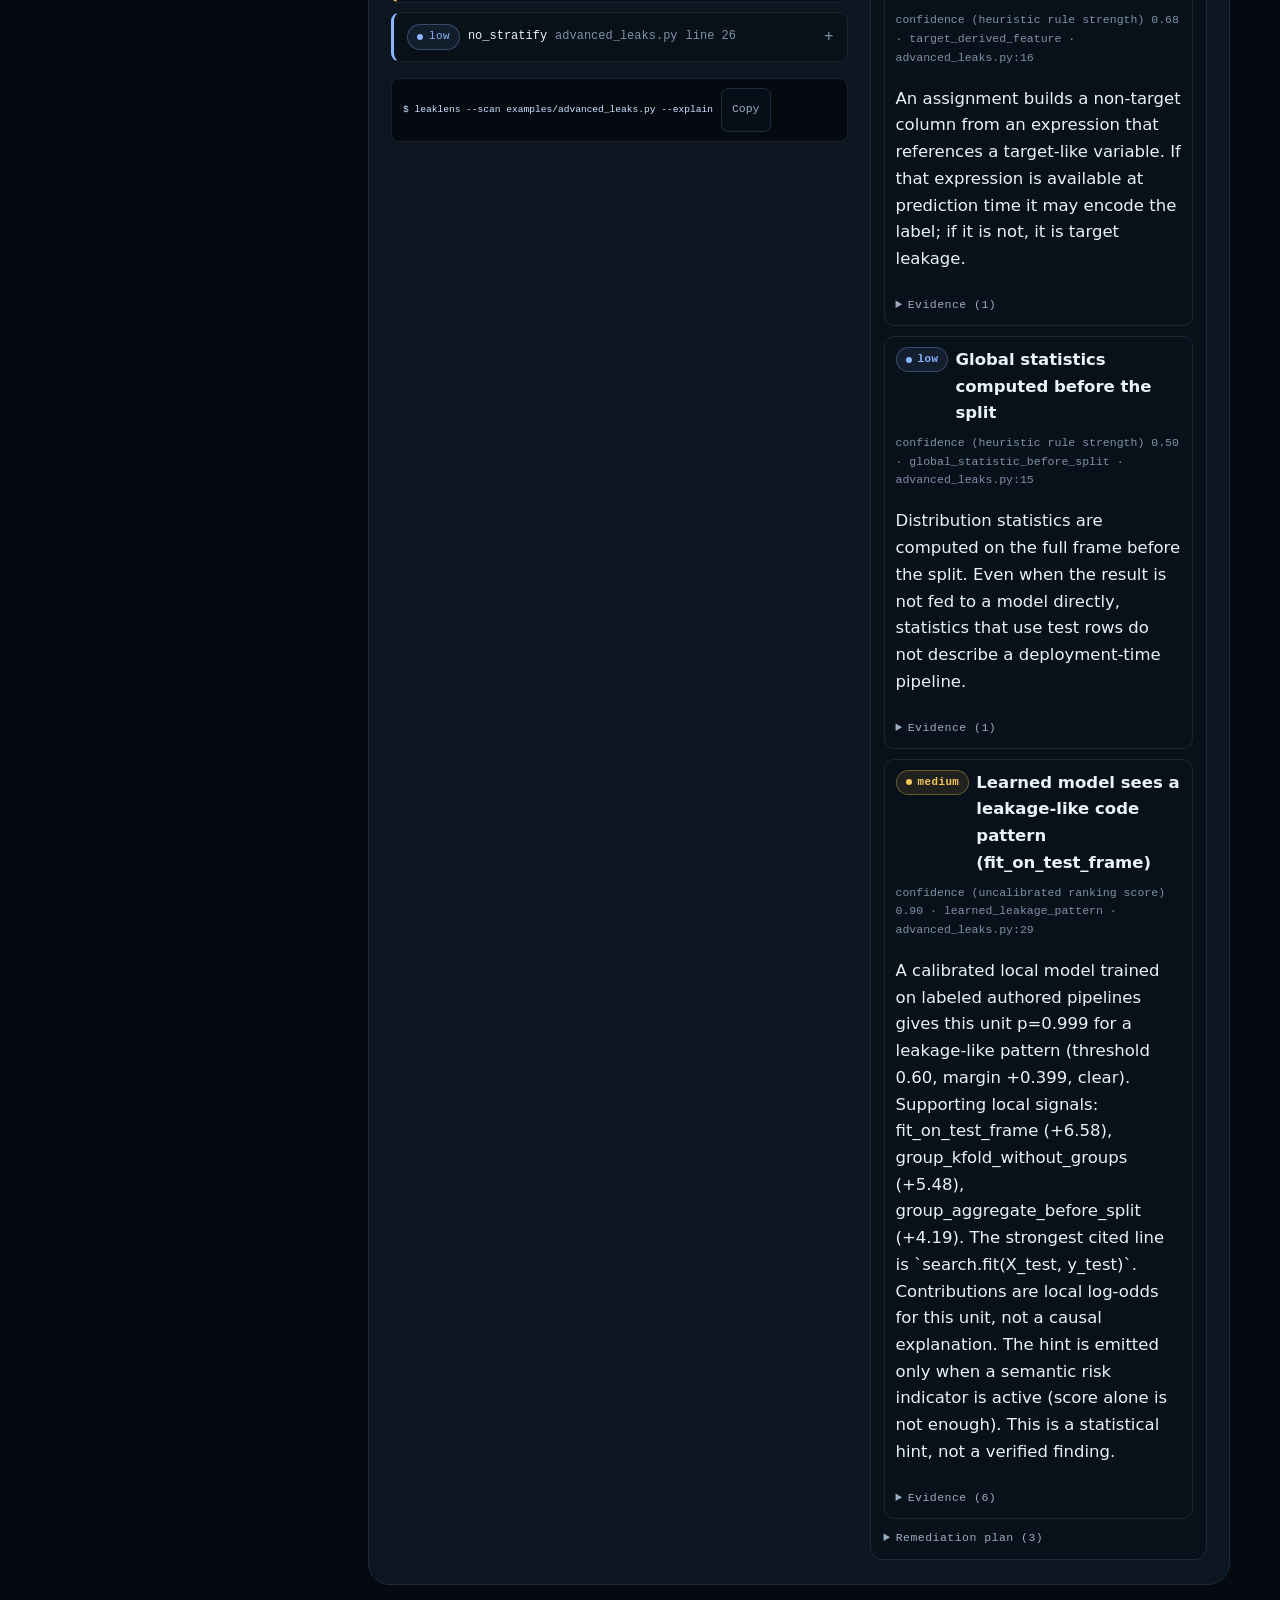
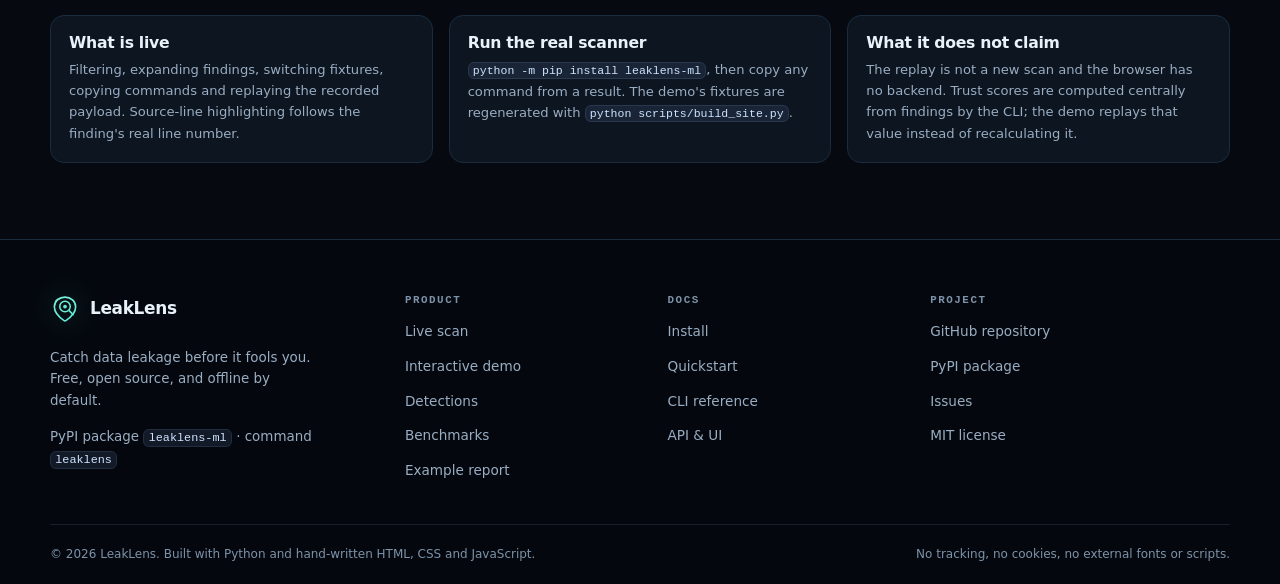
<file: docs/demo.html>
<!doctype html>
<html lang="en">
<head>
<meta charset="utf-8">
<meta name="viewport" content="width=device-width, initial-scale=1">
<title>Interactive demo — LeakLens</title>
<meta name="description" content="Replay real LeakLens scanner output: leaky code, clean pipelines, target leakage, entity risk, and exact or near-duplicate train/test overlap, with structured evidence. Prerecorded from the Python scanners.">
<meta name="theme-color" content="#060a10">
<link rel="canonical" href="https://eyadstein.github.io/leaklens/demo.html">
<meta property="og:type" content="website">
<meta property="og:site_name" content="LeakLens">
<meta property="og:title" content="Interactive demo — LeakLens">
<meta property="og:description" content="Replay real LeakLens scanner output, including structured evidence, remediation and the CLI gate. Explicitly prerecorded; no Python runs in the browser.">
<meta property="og:url" content="https://eyadstein.github.io/leaklens/demo.html">
<meta name="twitter:card" content="summary">
<link rel="icon" href="assets/favicon.svg" type="image/svg+xml">
<link rel="stylesheet" href="assets/site.css">
<script>document.documentElement.classList.add("js");</script>
</head>
<body>
<a class="skip-link" href="#main">Skip to content</a>

<header class="site-header" data-header>
  <div class="shell header-inner">
    <a class="brand" href="index.html" aria-label="LeakLens home">
      <img class="brand-mark" src="assets/logo.svg" alt="" width="30" height="30">
      LeakLens
    </a>
    <button class="nav-toggle" type="button" data-nav-toggle aria-expanded="false" aria-controls="site-nav" aria-label="Toggle navigation">
      <span></span>
    </button>
    <nav class="site-nav" id="site-nav" aria-label="Primary">
      <a href="live.html">Live scan</a>
      <a href="demo.html" aria-current="page">Demo</a>
      <a href="index.html#detections">Detections</a>
      <a href="index.html#benchmarks">Benchmarks</a>
      <a href="docs.html">Docs</a>
      <a class="nav-github" href="https://github.com/eyadstein/leaklens" rel="noopener">
        <svg viewBox="0 0 24 24" fill="currentColor" aria-hidden="true" focusable="false"><path d="M12 .5C5.65.5.5 5.65.5 12c0 5.08 3.29 9.39 7.86 10.91.58.11.79-.25.79-.56 0-.28-.01-1.02-.02-2-3.2.7-3.88-1.54-3.88-1.54-.52-1.33-1.28-1.68-1.28-1.68-1.05-.72.08-.7.08-.7 1.16.08 1.77 1.19 1.77 1.19 1.03 1.77 2.7 1.26 3.36.96.1-.75.4-1.26.73-1.55-2.55-.29-5.23-1.28-5.23-5.7 0-1.26.45-2.29 1.19-3.1-.12-.29-.52-1.46.11-3.05 0 0 .97-.31 3.18 1.18a11.1 11.1 0 0 1 5.8 0c2.2-1.49 3.17-1.18 3.17-1.18.63 1.59.23 2.76.11 3.05.74.81 1.19 1.84 1.19 3.1 0 4.43-2.69 5.41-5.25 5.69.41.35.78 1.05.78 2.12 0 1.53-.01 2.76-.01 3.14 0 .31.21.67.8.56A11.51 11.51 0 0 0 23.5 12C23.5 5.65 18.35.5 12 .5Z"/></svg>
        GitHub
      </a>
      <a class="button button-small" href="docs.html#install">Install</a>
    </nav>
  </div>
</header>

<main id="main">
  <section class="page-hero">
    <div class="shell">
      <nav class="breadcrumb" aria-label="Breadcrumb">
        <a href="index.html">Home</a><span aria-hidden="true">/</span><span>Interactive demo</span>
      </nav>
      <h1>Read the evidence, not the badge</h1>
      <p class="lead">Eight real audits: two Python scripts, a corrected pipeline, three dataset tables, and two train/test splits. Every severity, explanation, structured evidence record and remediation below came from the LeakLens Python scanners at build time. Dataset and split findings show the evidence records that explain why the detector fired; the code examples also show the optional experimental AI hypotheses in a separate panel that never changes the deterministic findings.</p>
      <p class="provenance">
        <span class="badge badge-safe">prerecorded</span>
        <strong>No Python runs in your browser.</strong>
        GitHub Pages is static, so this page replays exact JSON generated by the
        Python scanner, dataset and remediation modules. For a live audit, run the
        command shown with each result, or connect a backend on the
        <a href="live.html">live scan page</a>.
      </p>
    </div>
  </section>

  <div class="shell section-tight">
    <div class="demo-shell" data-demo>
      <aside class="demo-side" aria-label="Recorded examples">
        <div class="demo-group-tabs" role="tablist" aria-label="Demo groups" data-group-tabs></div>
        <ul class="fixture-list" id="fixture-list" aria-label="Recorded fixtures" data-fixture-list></ul>
        <div class="demo-side-panel">
          <h3>Source of truth</h3>
          <div class="side-note">
            <p>Generated from the LeakLens source tree by <code>scripts/build_site_fixtures.py</code>.</p>
            <p>The published PyPI release is <strong>0.14.0</strong>. These fixtures include newer <code>main</code> work, such as the structured evidence records on dataset and split findings, so they are not a replay of the 0.14.0 package.</p>
            <p>Fixtures are committed, so this page cannot drift from the code without a rebuild failing CI.</p>
            <p><a href="report.html">See a full generated HTML report →</a></p>
          </div>
        </div>
      </aside>

      <section class="demo-output" data-output aria-labelledby="demo-title">
        <div class="scan-overlay" data-overlay>
          <div class="scan-box">
            <div class="spinner" aria-hidden="true"></div>
            <strong>Replaying recorded output…</strong>
            <p data-overlay-name>fixture</p>
            <p>Not running Python. This re-renders the build-time JSON.</p>
          </div>
        </div>
        <div class="demo-output-head" data-output-head>
          <div class="head-main">
            <h2 id="demo-title">Loading recorded audit…</h2>
            <p>If this message stays, JavaScript is disabled; use the CLI commands in the quickstart.</p>
          </div>
        </div>
        <div class="demo-body" data-output-body>
          <noscript>
            <p class="noscript-note">The demo needs JavaScript to read the recorded fixtures. Every command still works without it: <code>leaklens --scan examples/advanced_leaks.py --explain</code>.</p>
          </noscript>
        </div>
      </section>
      <p class="sr-only" role="status" aria-live="polite" data-demo-status></p>
    </div>

    <div class="demo-notes">
      <article class="note-card">
        <h3>What is live</h3>
        <p>Filtering, expanding findings, switching fixtures, copying commands and replaying the recorded payload. Source-line highlighting follows the finding's real line number.</p>
      </article>
      <article class="note-card">
        <h3>Run the real scanner</h3>
        <p><code>python -m pip install leaklens-ml</code>, then copy any command from a result. The demo's fixtures are regenerated with <code>python scripts/build_site.py</code>.</p>
      </article>
      <article class="note-card">
        <h3>What it does not claim</h3>
        <p>The replay is not a new scan and the browser has no backend. Trust scores are computed centrally from findings by the CLI; the demo replays that value instead of recalculating it.</p>
      </article>
    </div>
  </div>
</main>

<footer class="site-footer">
  <div class="shell">
    <div class="footer-grid">
      <div class="footer-brand">
        <a class="brand" href="index.html" aria-label="LeakLens home">
          <img class="brand-mark" src="assets/logo.svg" alt="" width="30" height="30">
          LeakLens
        </a>
        <p>Catch data leakage before it fools you. Free, open source, and offline by default.</p>
        <p class="footer-note">PyPI package <code>leaklens-ml</code> · command <code>leaklens</code></p>
      </div>
      <div class="footer-col">
        <h3>Product</h3>
        <ul>
          <li><a href="live.html">Live scan</a></li>
          <li><a href="demo.html">Interactive demo</a></li>
          <li><a href="index.html#detections">Detections</a></li>
          <li><a href="index.html#benchmarks">Benchmarks</a></li>
          <li><a href="report.html">Example report</a></li>
        </ul>
      </div>
      <div class="footer-col">
        <h3>Docs</h3>
        <ul>
          <li><a href="docs.html#install">Install</a></li>
          <li><a href="docs.html#quickstart">Quickstart</a></li>
          <li><a href="docs.html#cli">CLI reference</a></li>
          <li><a href="docs.html#api">API &amp; UI</a></li>
        </ul>
      </div>
      <div class="footer-col">
        <h3>Project</h3>
        <ul>
          <li><a href="https://github.com/eyadstein/leaklens" rel="noopener">GitHub repository</a></li>
          <li><a href="https://pypi.org/project/leaklens-ml/" rel="noopener">PyPI package</a></li>
          <li><a href="https://github.com/eyadstein/leaklens/issues" rel="noopener">Issues</a></li>
          <li><a href="https://github.com/eyadstein/leaklens/blob/main/LICENSE" rel="noopener">MIT license</a></li>
        </ul>
      </div>
    </div>
    <div class="footer-base">
      <p>© 2026 LeakLens. Built with Python and hand-written HTML, CSS and JavaScript.</p>
      <p>No tracking, no cookies, no external fonts or scripts.</p>
    </div>
  </div>
</footer>

<script type="module" src="assets/demo.js"></script>
<script src="assets/site.js" defer></script>
</body>
</html>
</file>
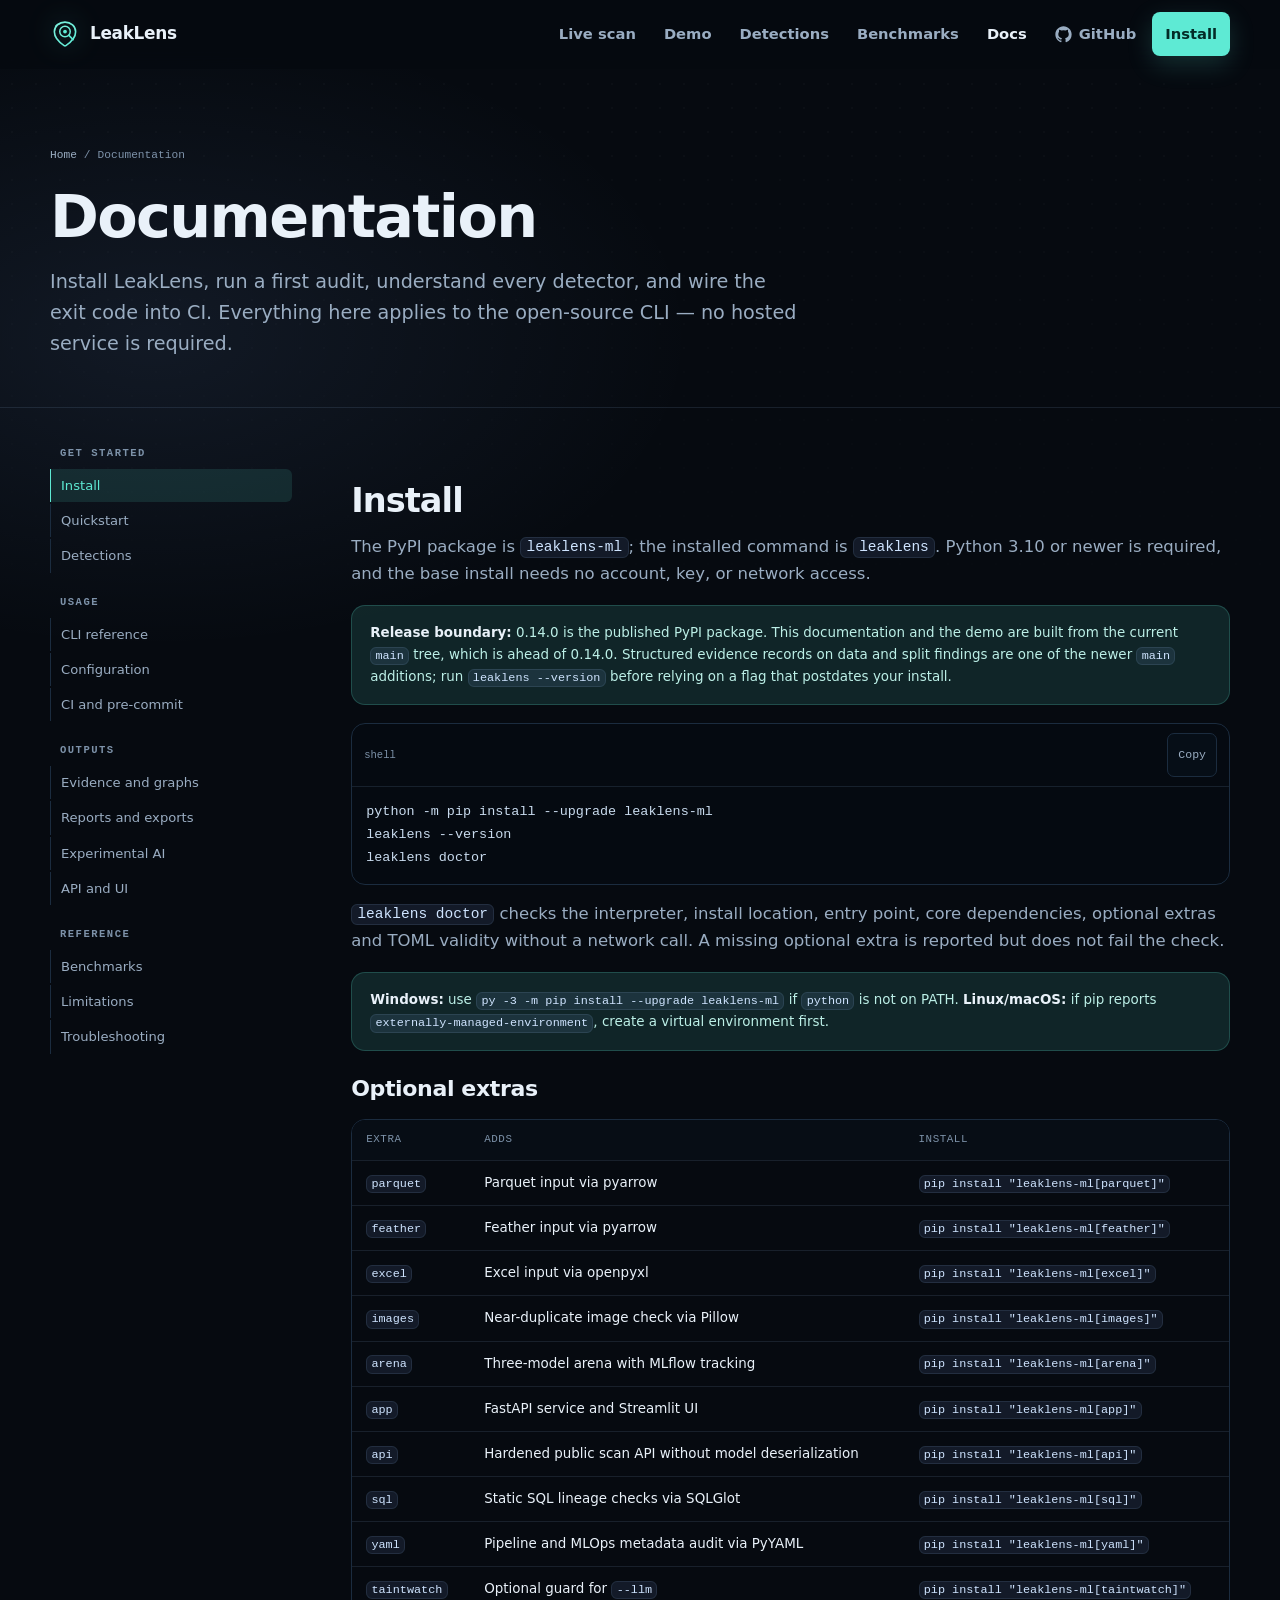
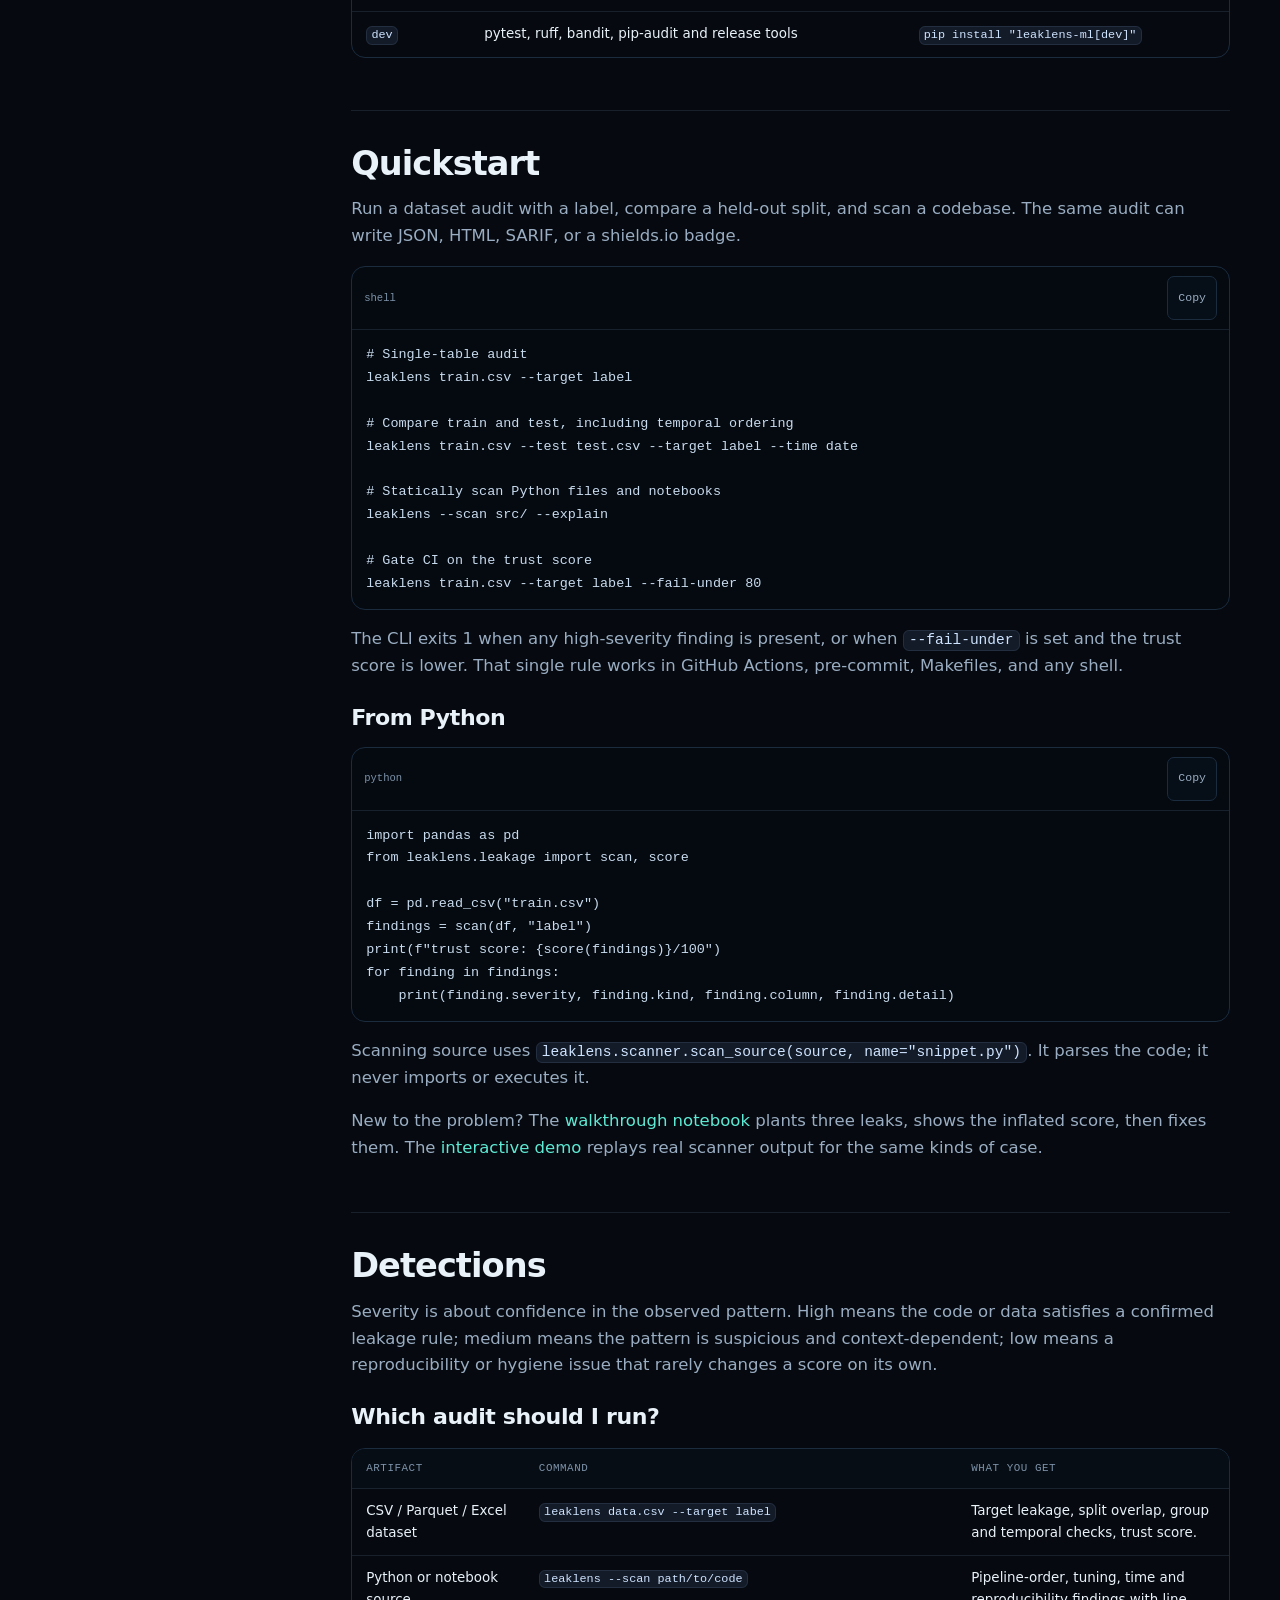
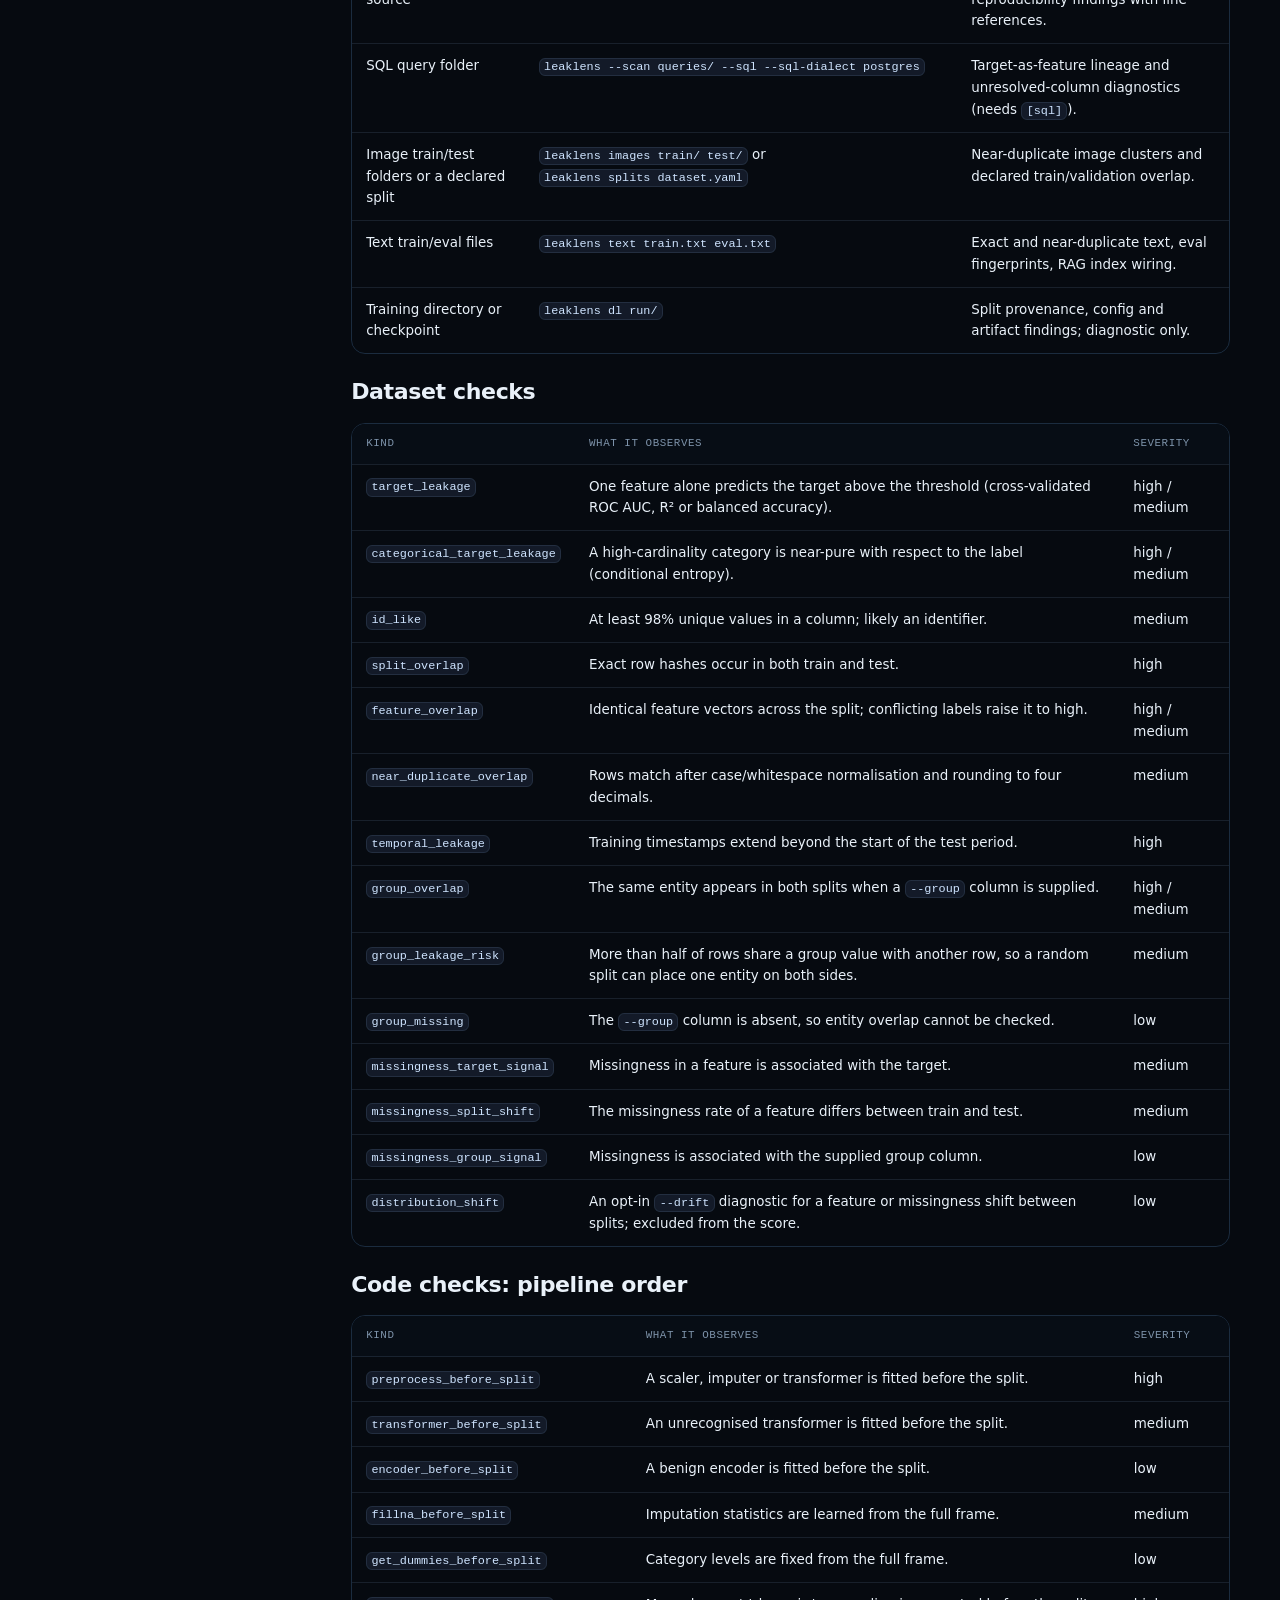
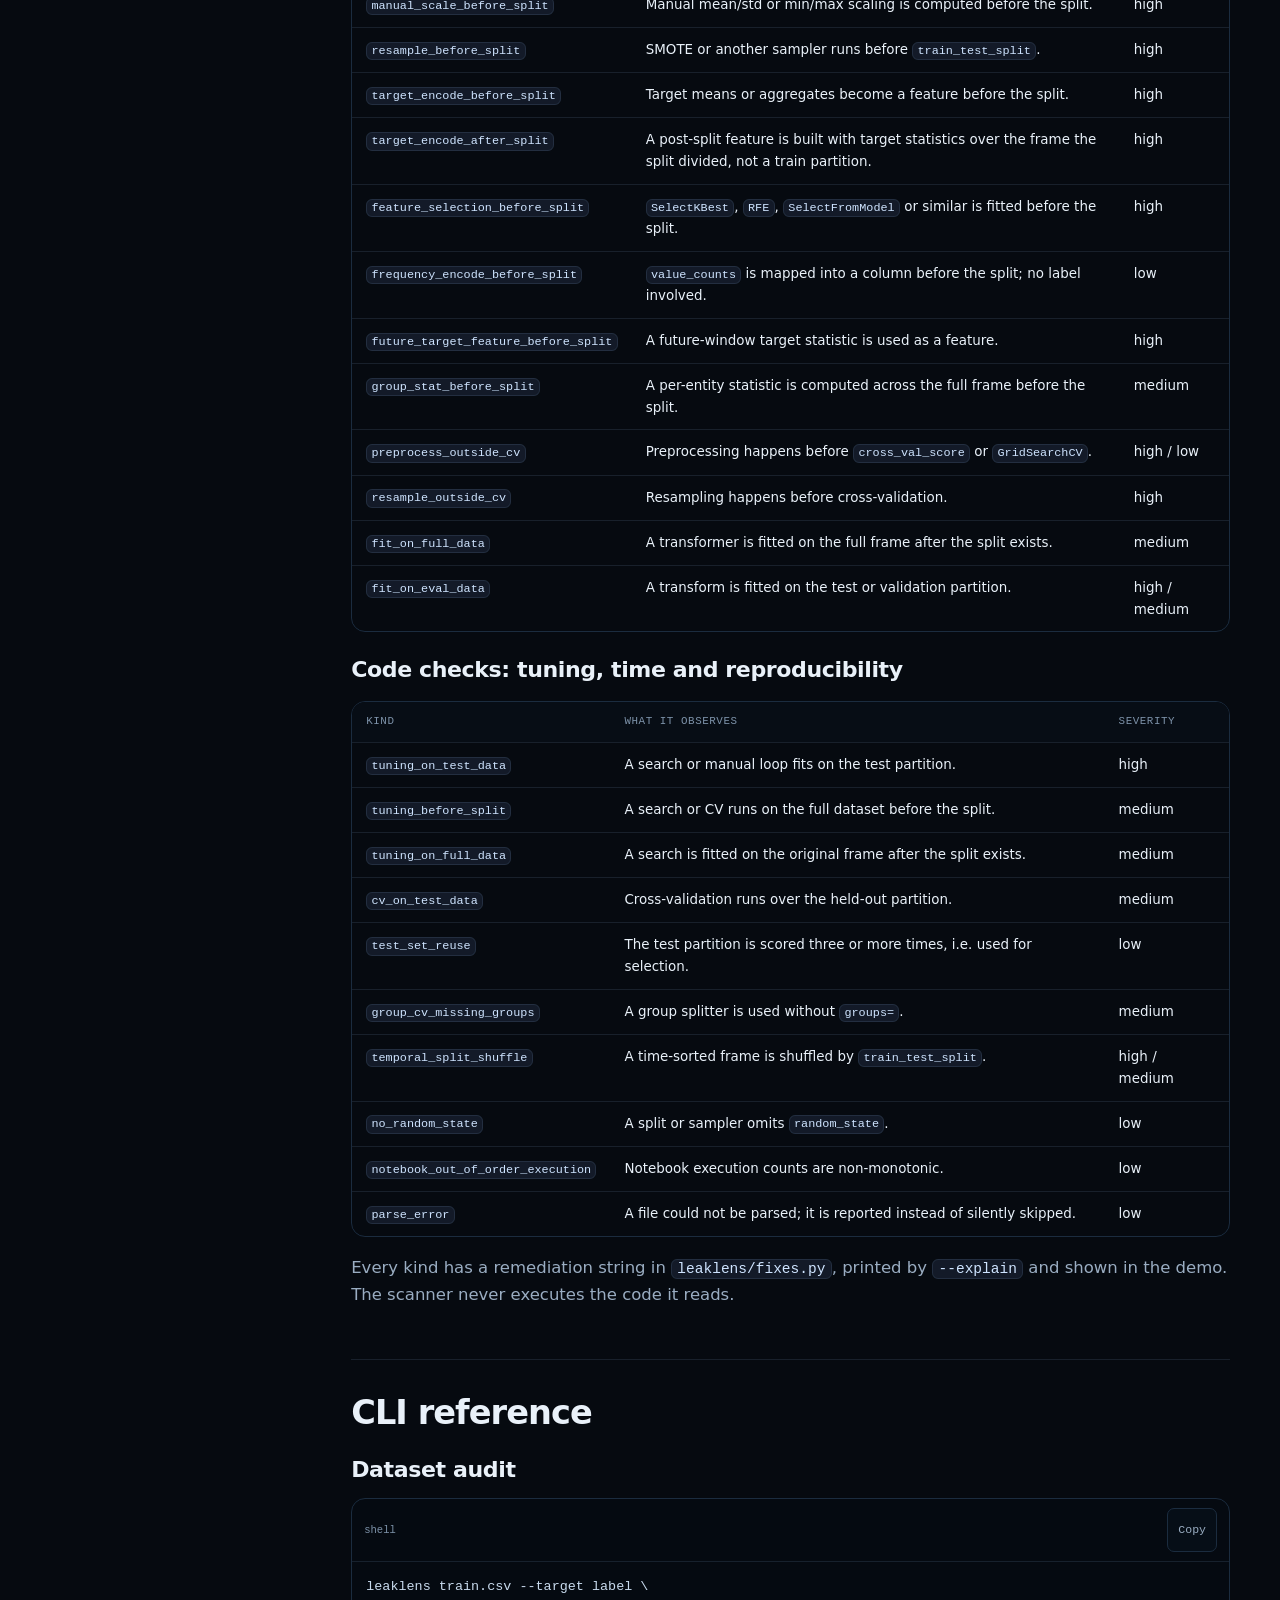
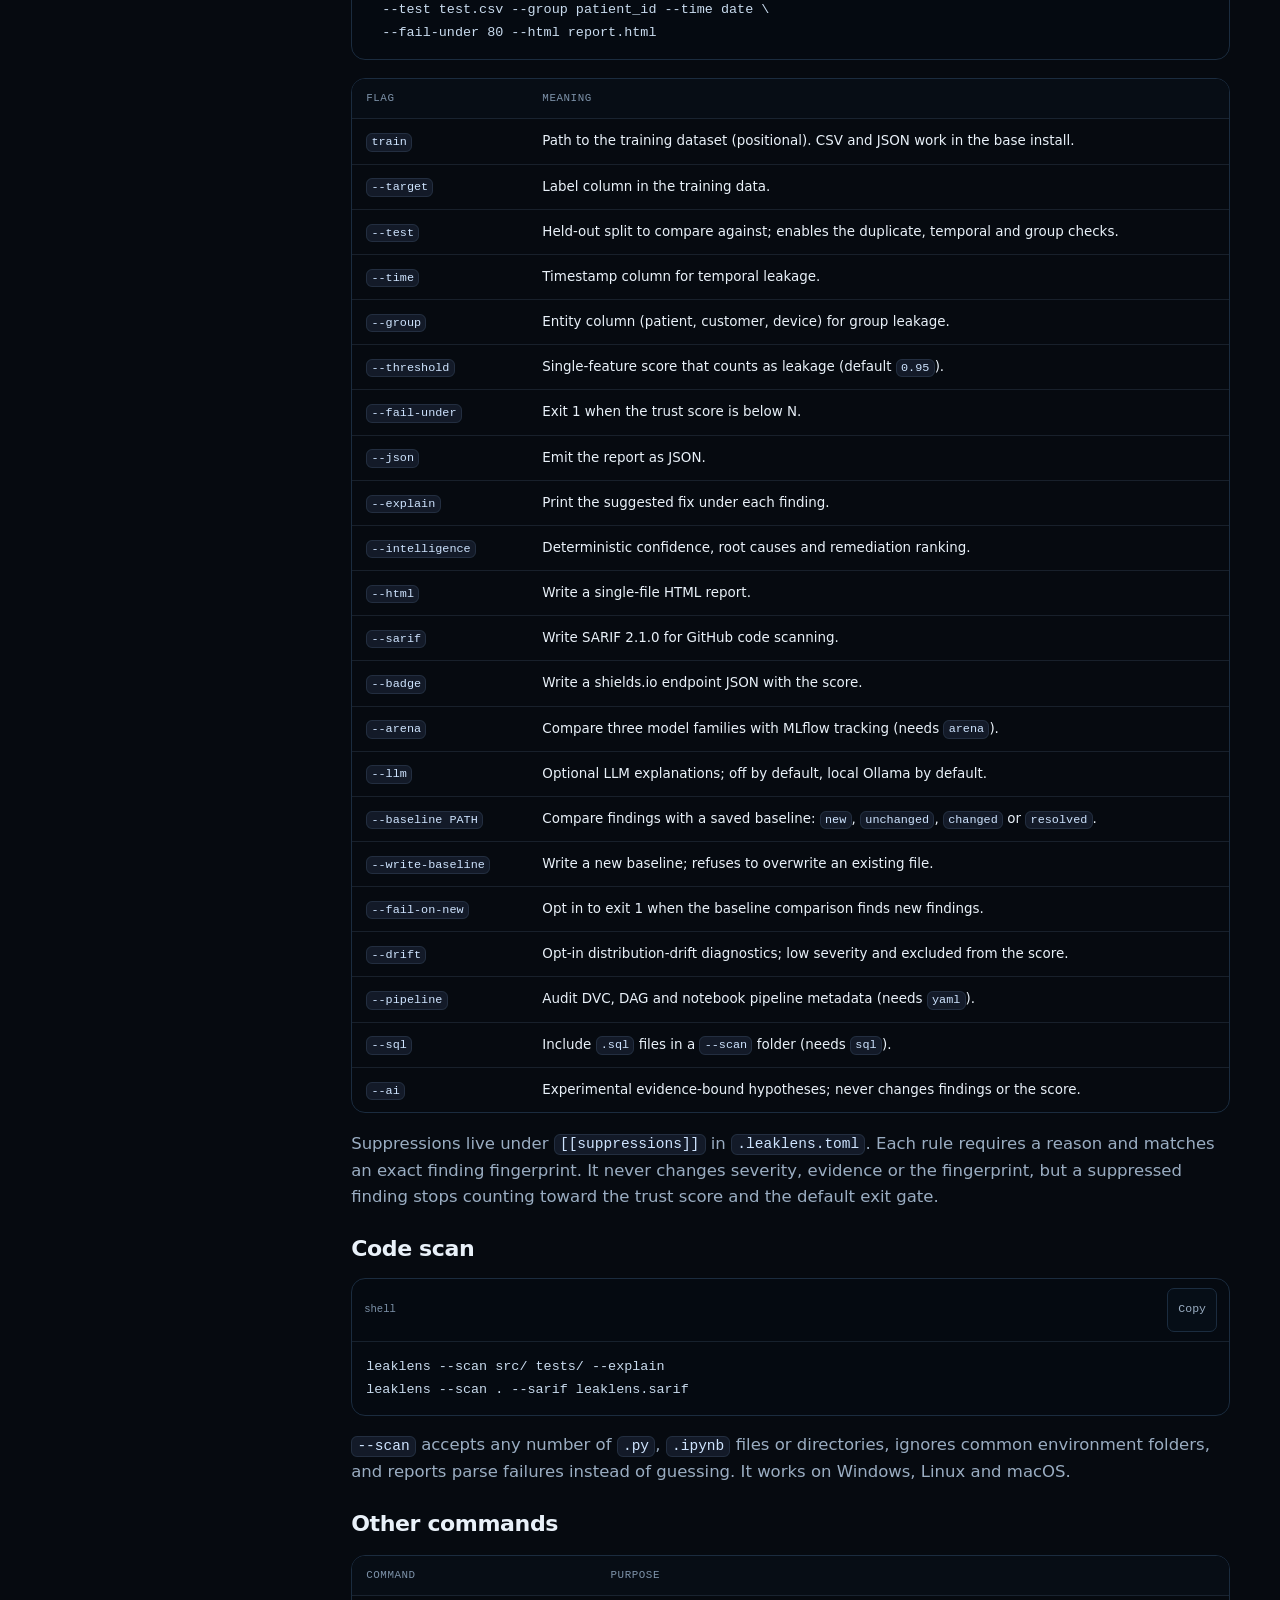
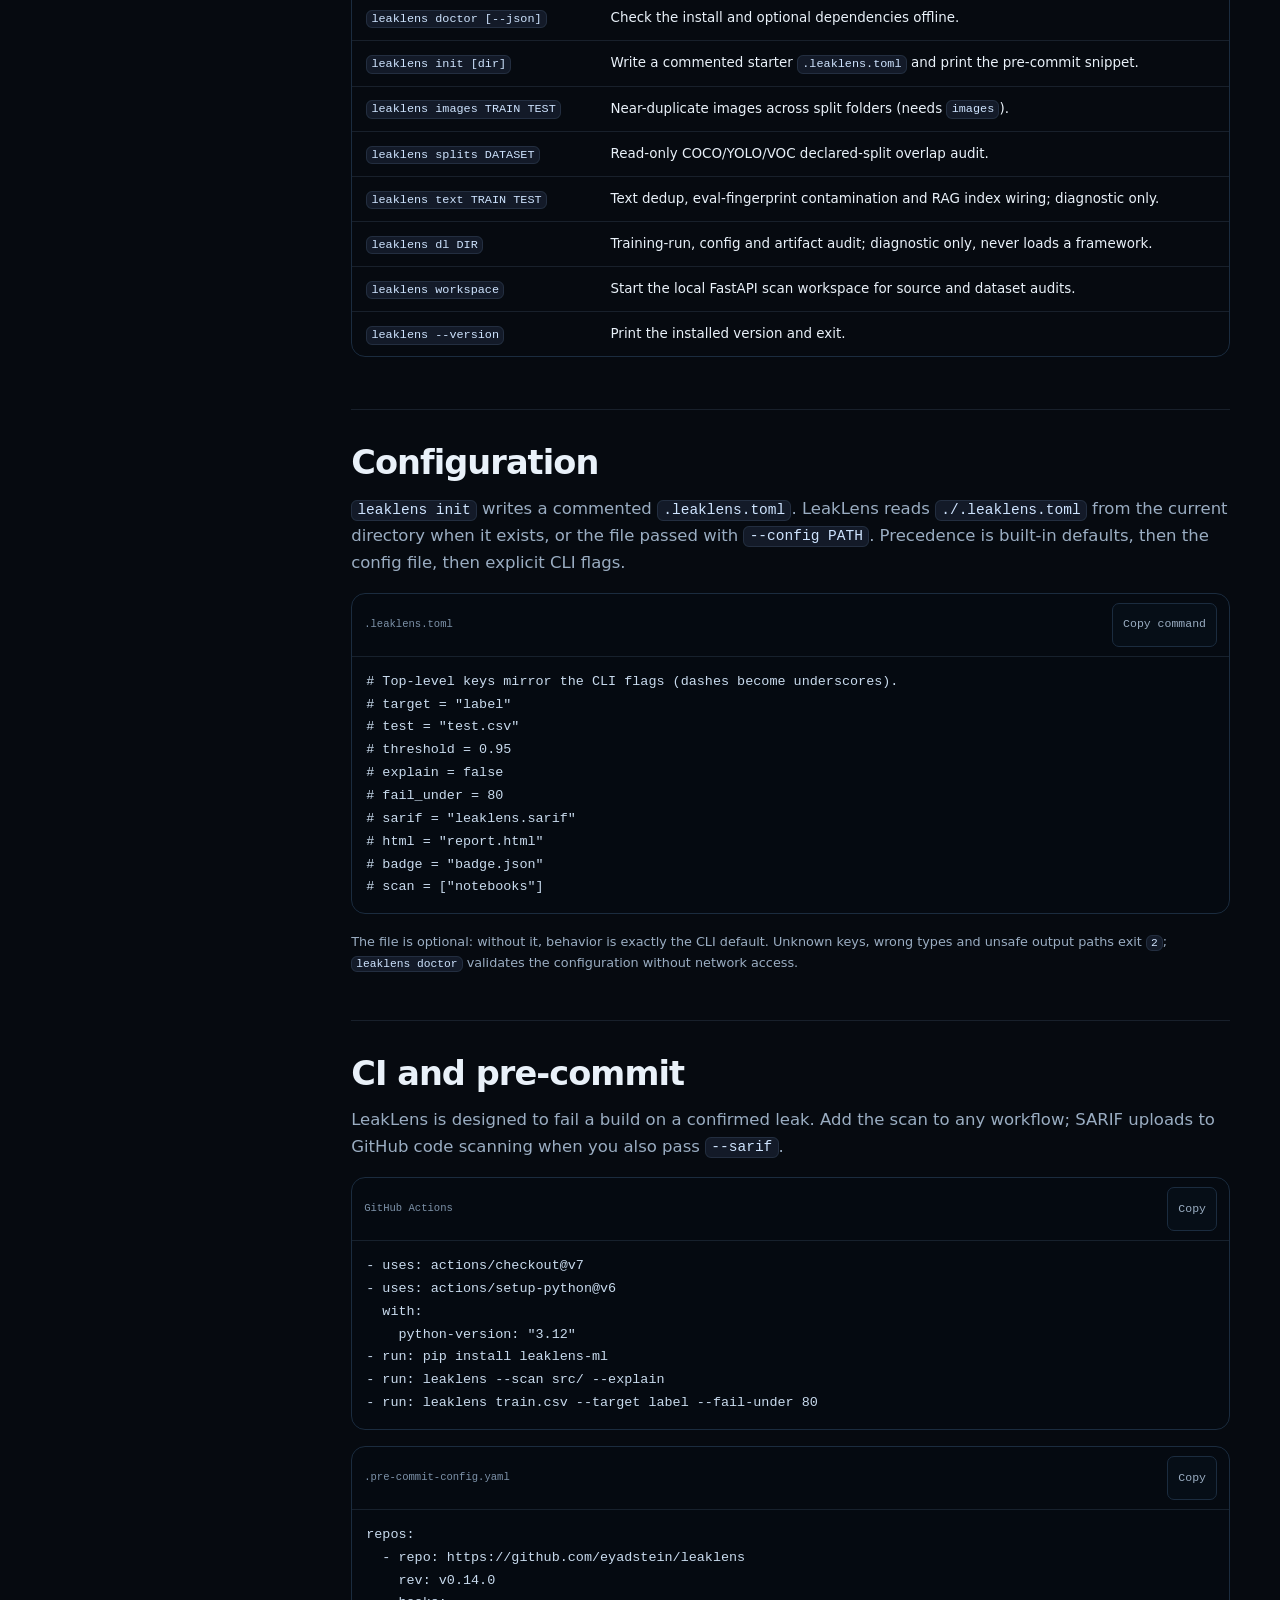
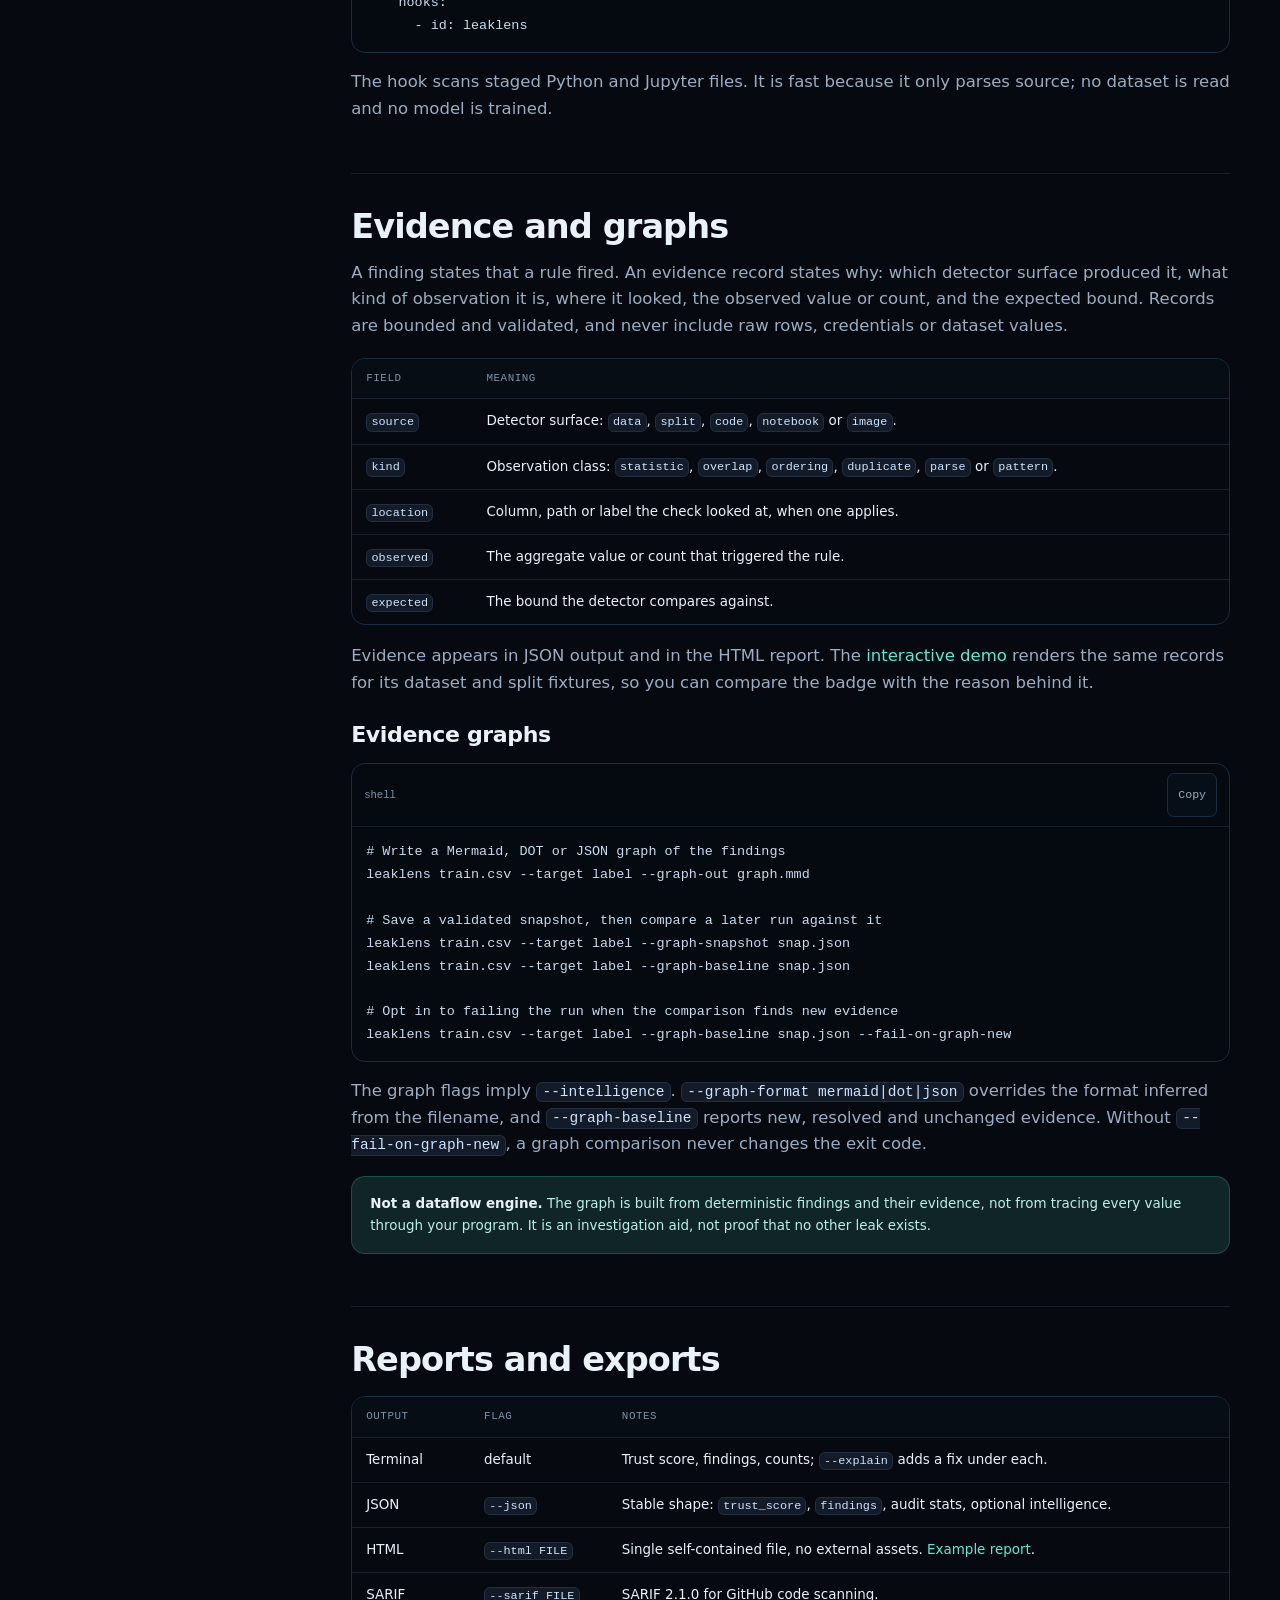
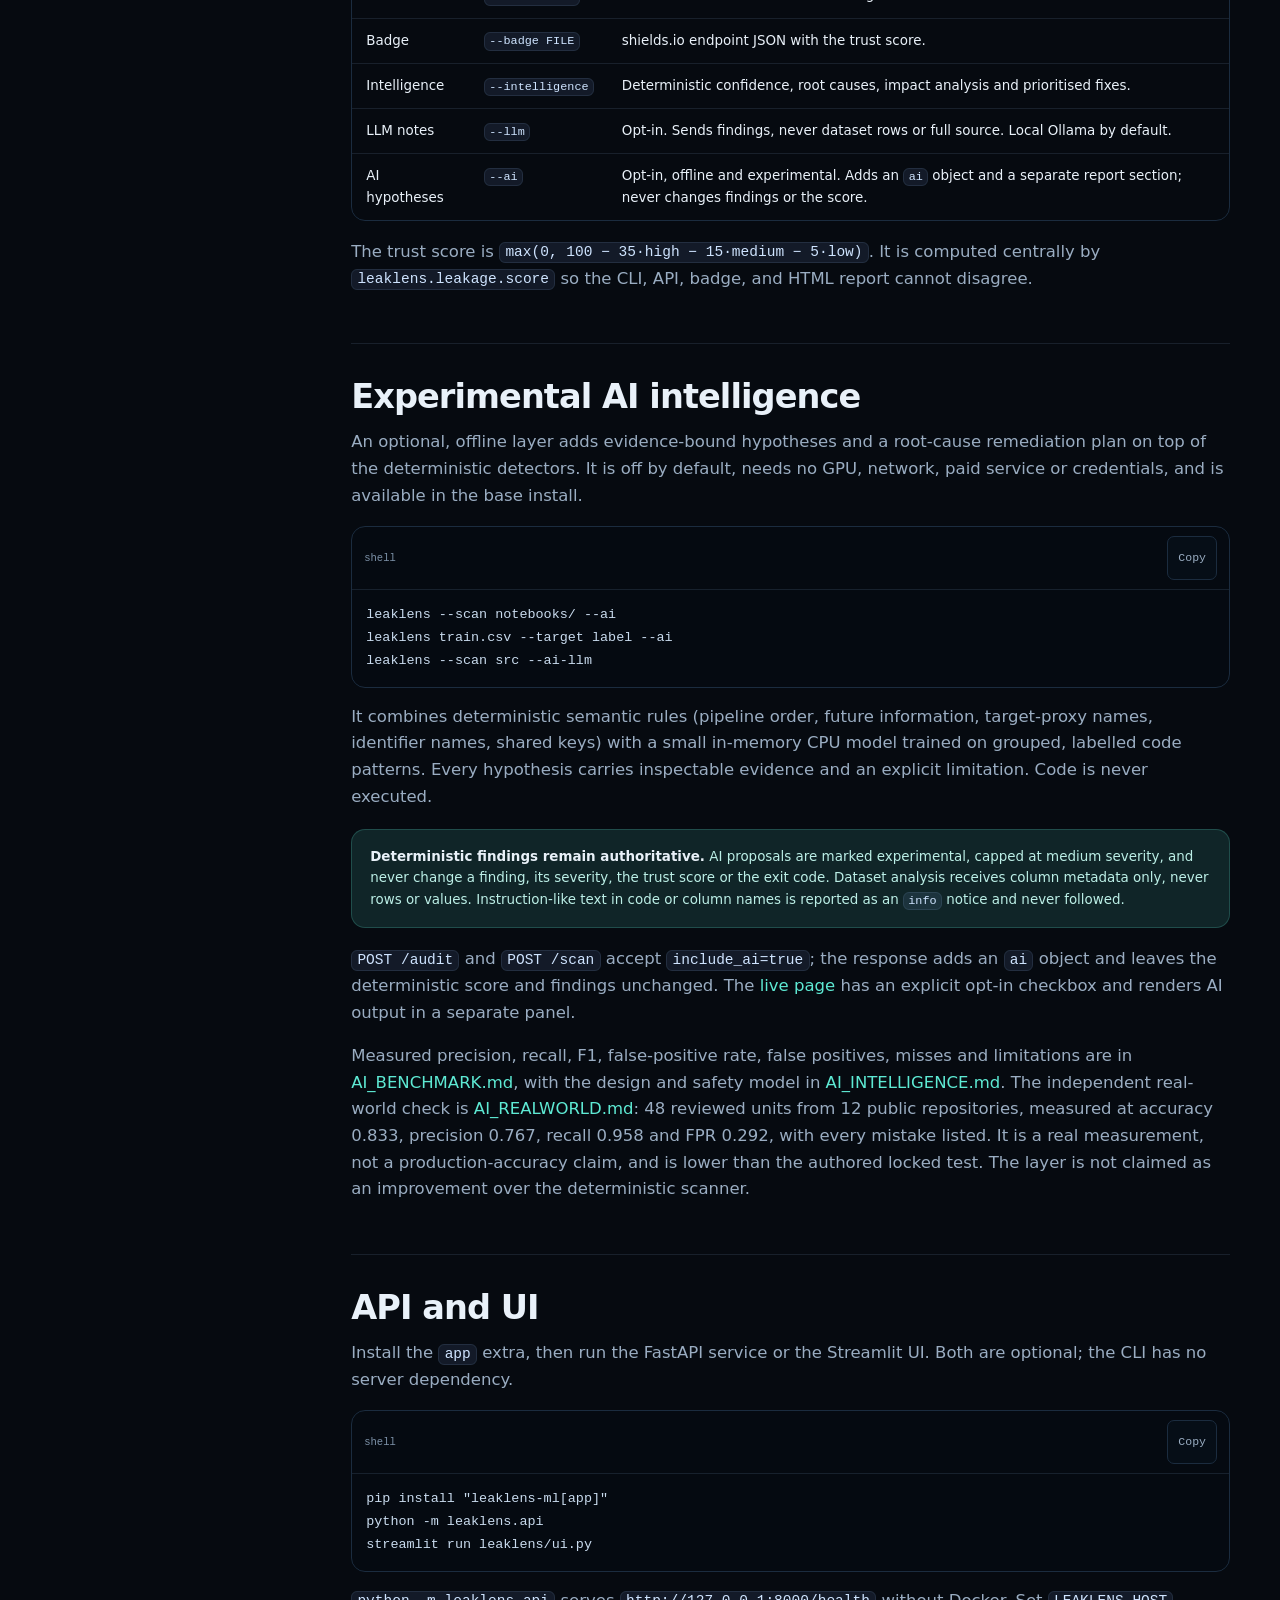
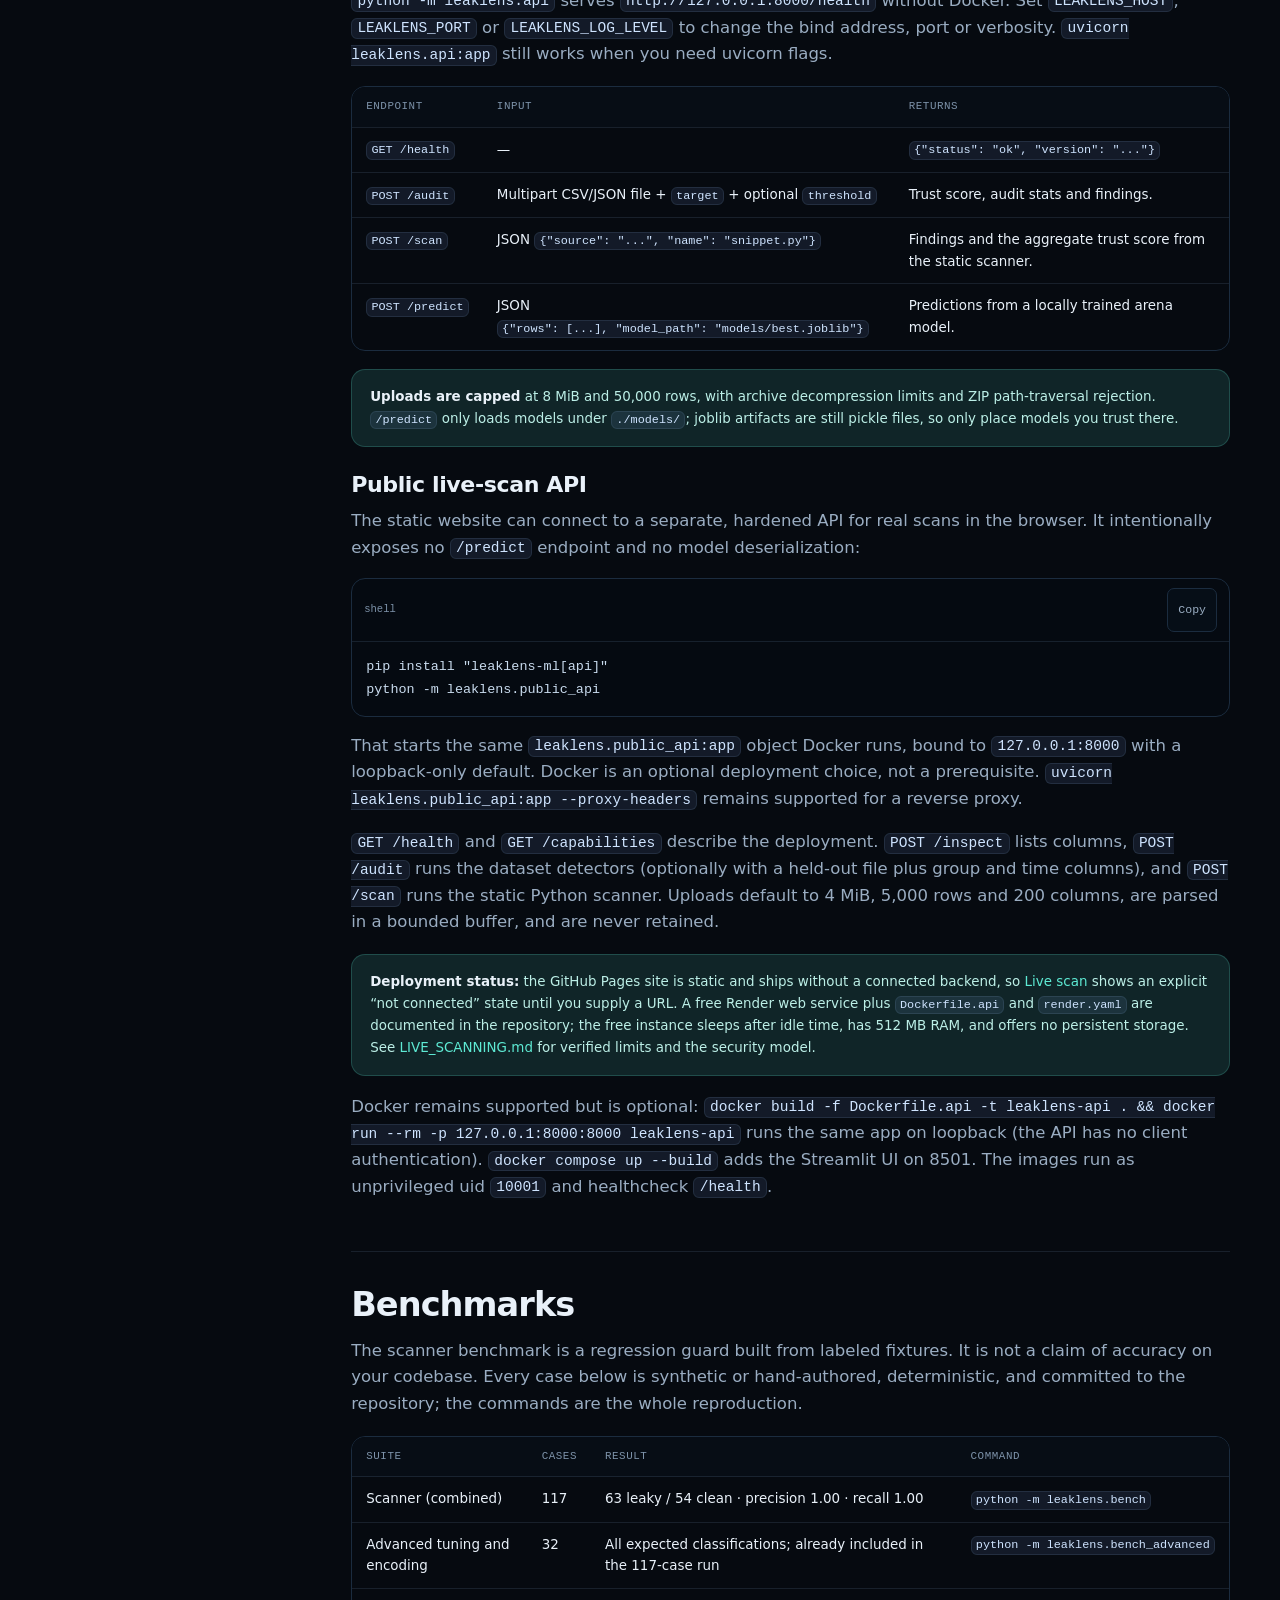
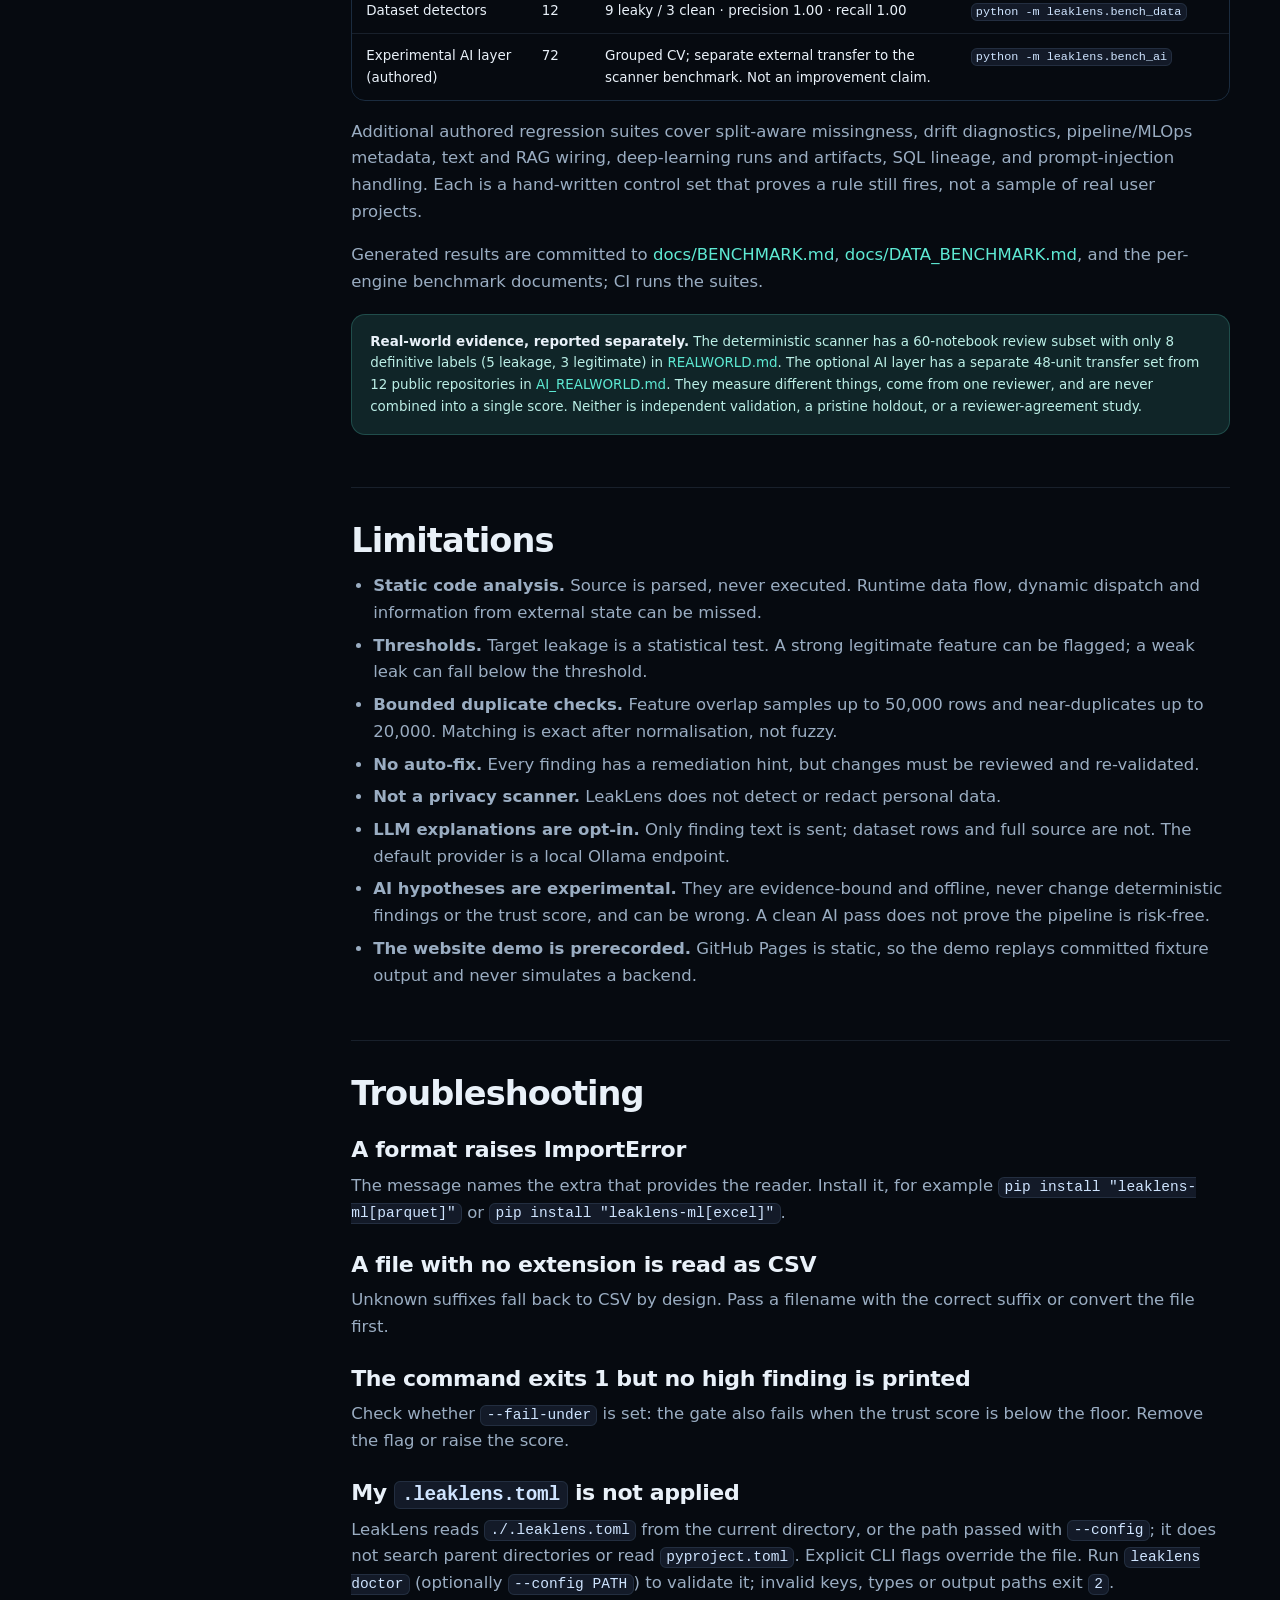
<file: docs/docs.html>
<!doctype html>
<html lang="en">
<head>
<meta charset="utf-8">
<meta name="viewport" content="width=device-width, initial-scale=1">
<title>Documentation — LeakLens</title>
<meta name="description" content="Install LeakLens, run your first audit, understand every detector and CLI flag, read structured evidence and evidence graphs, wire it into CI, and use the Python API, FastAPI service or Streamlit UI.">
<meta name="theme-color" content="#060a10">
<link rel="canonical" href="https://eyadstein.github.io/leaklens/docs.html">
<meta property="og:type" content="website">
<meta property="og:site_name" content="LeakLens">
<meta property="og:title" content="Documentation — LeakLens">
<meta property="og:description" content="Install, quickstart, every detector, evidence records and graphs, CI, reports, the optional API and the documented limitations.">
<meta property="og:url" content="https://eyadstein.github.io/leaklens/docs.html">
<meta name="twitter:card" content="summary">
<link rel="icon" href="assets/favicon.svg" type="image/svg+xml">
<link rel="stylesheet" href="assets/site.css">
<script>document.documentElement.classList.add("js");</script>
</head>
<body>
<a class="skip-link" href="#main">Skip to content</a>

<header class="site-header" data-header>
  <div class="shell header-inner">
    <a class="brand" href="index.html" aria-label="LeakLens home">
      <img class="brand-mark" src="assets/logo.svg" alt="" width="30" height="30">
      LeakLens
    </a>
    <button class="nav-toggle" type="button" data-nav-toggle aria-expanded="false" aria-controls="site-nav" aria-label="Toggle navigation">
      <span></span>
    </button>
    <nav class="site-nav" id="site-nav" aria-label="Primary">
      <a href="live.html">Live scan</a>
      <a href="demo.html">Demo</a>
      <a href="index.html#detections">Detections</a>
      <a href="index.html#benchmarks">Benchmarks</a>
      <a href="docs.html" aria-current="page">Docs</a>
      <a class="nav-github" href="https://github.com/eyadstein/leaklens" rel="noopener">
        <svg viewBox="0 0 24 24" fill="currentColor" aria-hidden="true" focusable="false"><path d="M12 .5C5.65.5.5 5.65.5 12c0 5.08 3.29 9.39 7.86 10.91.58.11.79-.25.79-.56 0-.28-.01-1.02-.02-2-3.2.7-3.88-1.54-3.88-1.54-.52-1.33-1.28-1.68-1.28-1.68-1.05-.72.08-.7.08-.7 1.16.08 1.77 1.19 1.77 1.19 1.03 1.77 2.7 1.26 3.36.96.1-.75.4-1.26.73-1.55-2.55-.29-5.23-1.28-5.23-5.7 0-1.26.45-2.29 1.19-3.1-.12-.29-.52-1.46.11-3.05 0 0 .97-.31 3.18 1.18a11.1 11.1 0 0 1 5.8 0c2.2-1.49 3.17-1.18 3.17-1.18.63 1.59.23 2.76.11 3.05.74.81 1.19 1.84 1.19 3.1 0 4.43-2.69 5.41-5.25 5.69.41.35.78 1.05.78 2.12 0 1.53-.01 2.76-.01 3.14 0 .31.21.67.8.56A11.51 11.51 0 0 0 23.5 12C23.5 5.65 18.35.5 12 .5Z"/></svg>
        GitHub
      </a>
      <a class="button button-small" href="#install">Install</a>
    </nav>
  </div>
</header>

<main id="main">
  <section class="page-hero">
    <div class="shell">
      <nav class="breadcrumb" aria-label="Breadcrumb">
        <a href="index.html">Home</a><span aria-hidden="true">/</span><span>Documentation</span>
      </nav>
      <h1>Documentation</h1>
      <p class="lead">Install LeakLens, run a first audit, understand every detector, and wire the exit code into CI. Everything here applies to the open-source CLI — no hosted service is required.</p>
    </div>
  </section>
  <div class="shell">
    <div class="docs-layout">
      <nav class="docs-nav" id="docs-nav" data-docs-nav aria-label="Documentation sections">
        <h2>Get started</h2>
        <ul>
          <li><a href="#install">Install</a></li>
          <li><a href="#quickstart">Quickstart</a></li>
          <li><a href="#detections">Detections</a></li>
        </ul>
        <h2>Usage</h2>
        <ul>
          <li><a href="#cli">CLI reference</a></li>
          <li><a href="#config">Configuration</a></li>
          <li><a href="#ci">CI and pre-commit</a></li>
        </ul>
        <h2>Outputs</h2>
        <ul>
          <li><a href="#evidence">Evidence and graphs</a></li>
          <li><a href="#reports">Reports and exports</a></li>
          <li><a href="#ai">Experimental AI</a></li>
          <li><a href="#api">API and UI</a></li>
        </ul>
        <h2>Reference</h2>
        <ul>
          <li><a href="#benchmarks">Benchmarks</a></li>
          <li><a href="#limits">Limitations</a></li>
          <li><a href="#troubleshooting">Troubleshooting</a></li>
        </ul>
      </nav>

      <div class="docs-content">
        <button class="button button-secondary button-small toc-top" type="button" data-docs-toggle aria-expanded="false" aria-controls="docs-nav">Contents</button>

        <section id="install" data-doc-section>
          <h2>Install</h2>
          <p>The PyPI package is <code>leaklens-ml</code>; the installed command is <code>leaklens</code>. Python 3.10 or newer is required, and the base install needs no account, key, or network access.</p>
          <div class="docs-callout"><strong>Release boundary:</strong> 0.14.0 is the published PyPI package. This documentation and the demo are built from the current <code>main</code> tree, which is ahead of 0.14.0. Structured evidence records on data and split findings are one of the newer <code>main</code> additions; run <code>leaklens --version</code> before relying on a flag that postdates your install.</div>
          <div class="docs-code">
            <div class="docs-code-bar"><span>shell</span><button class="copy-button" type="button" data-copy="python -m pip install --upgrade leaklens-ml&#10;leaklens --version&#10;leaklens doctor">Copy</button></div>
            <pre><code>python -m pip install --upgrade leaklens-ml
leaklens --version
leaklens doctor</code></pre>
          </div>
          <p><code>leaklens doctor</code> checks the interpreter, install location, entry point, core dependencies, optional extras and TOML validity without a network call. A missing optional extra is reported but does not fail the check.</p>
          <div class="docs-callout"><strong>Windows:</strong> use <code>py -3 -m pip install --upgrade leaklens-ml</code> if <code>python</code> is not on PATH. <strong>Linux/macOS:</strong> if pip reports <code>externally-managed-environment</code>, create a virtual environment first.</div>
          <h3>Optional extras</h3>
          <div class="table-wrap">
            <table class="data">
              <thead><tr><th>Extra</th><th>Adds</th><th>Install</th></tr></thead>
              <tbody>
                <tr><td><code>parquet</code></td><td>Parquet input via pyarrow</td><td><code>pip install "leaklens-ml[parquet]"</code></td></tr>
                <tr><td><code>feather</code></td><td>Feather input via pyarrow</td><td><code>pip install "leaklens-ml[feather]"</code></td></tr>
                <tr><td><code>excel</code></td><td>Excel input via openpyxl</td><td><code>pip install "leaklens-ml[excel]"</code></td></tr>
                <tr><td><code>images</code></td><td>Near-duplicate image check via Pillow</td><td><code>pip install "leaklens-ml[images]"</code></td></tr>
                <tr><td><code>arena</code></td><td>Three-model arena with MLflow tracking</td><td><code>pip install "leaklens-ml[arena]"</code></td></tr>
                <tr><td><code>app</code></td><td>FastAPI service and Streamlit UI</td><td><code>pip install "leaklens-ml[app]"</code></td></tr>
                <tr><td><code>api</code></td><td>Hardened public scan API without model deserialization</td><td><code>pip install "leaklens-ml[api]"</code></td></tr>
                <tr><td><code>sql</code></td><td>Static SQL lineage checks via SQLGlot</td><td><code>pip install "leaklens-ml[sql]"</code></td></tr>
                <tr><td><code>yaml</code></td><td>Pipeline and MLOps metadata audit via PyYAML</td><td><code>pip install "leaklens-ml[yaml]"</code></td></tr>
                <tr><td><code>taintwatch</code></td><td>Optional guard for <code>--llm</code></td><td><code>pip install "leaklens-ml[taintwatch]"</code></td></tr>
                <tr><td><code>dev</code></td><td>pytest, ruff, bandit, pip-audit and release tools</td><td><code>pip install "leaklens-ml[dev]"</code></td></tr>
              </tbody>
            </table>
          </div>
        </section>

        <section id="quickstart" data-doc-section>
          <h2>Quickstart</h2>
          <p>Run a dataset audit with a label, compare a held-out split, and scan a codebase. The same audit can write JSON, HTML, SARIF, or a shields.io badge.</p>
          <div class="docs-code">
            <div class="docs-code-bar"><span>shell</span><button class="copy-button" type="button" data-copy="leaklens train.csv --target label&#10;leaklens train.csv --test test.csv --target label --time date&#10;leaklens --scan src/ --explain&#10;leaklens train.csv --target label --fail-under 80">Copy</button></div>
            <pre><code># Single-table audit
leaklens train.csv --target label

# Compare train and test, including temporal ordering
leaklens train.csv --test test.csv --target label --time date

# Statically scan Python files and notebooks
leaklens --scan src/ --explain

# Gate CI on the trust score
leaklens train.csv --target label --fail-under 80</code></pre>
          </div>
          <p>The CLI exits 1 when any high-severity finding is present, or when <code>--fail-under</code> is set and the trust score is lower. That single rule works in GitHub Actions, pre-commit, Makefiles, and any shell.</p>
          <h3>From Python</h3>
          <div class="docs-code">
            <div class="docs-code-bar"><span>python</span><button class="copy-button" type="button" data-copy="import pandas as pd&#10;from leaklens.leakage import scan, score&#10;&#10;df = pd.read_csv(&quot;train.csv&quot;)&#10;findings = scan(df, &quot;label&quot;)&#10;print(f&quot;trust score: {score(findings)}/100&quot;)&#10;for finding in findings:&#10;    print(finding.severity, finding.kind, finding.column, finding.detail)">Copy</button></div>
            <pre><code>import pandas as pd
from leaklens.leakage import scan, score

df = pd.read_csv("train.csv")
findings = scan(df, "label")
print(f"trust score: {score(findings)}/100")
for finding in findings:
    print(finding.severity, finding.kind, finding.column, finding.detail)</code></pre>
          </div>
          <p>Scanning source uses <code>leaklens.scanner.scan_source(source, name="snippet.py")</code>. It parses the code; it never imports or executes it.</p>
          <p>New to the problem? The <a href="https://github.com/eyadstein/leaklens/blob/main/examples/leak_walkthrough.ipynb" rel="noopener">walkthrough notebook</a> plants three leaks, shows the inflated score, then fixes them. The <a href="demo.html">interactive demo</a> replays real scanner output for the same kinds of case.</p>
        </section>

        <section id="detections" data-doc-section>
          <h2>Detections</h2>
          <p>Severity is about confidence in the observed pattern. High means the code or data satisfies a confirmed leakage rule; medium means the pattern is suspicious and context-dependent; low means a reproducibility or hygiene issue that rarely changes a score on its own.</p>
          <h3>Which audit should I run?</h3>
          <div class="table-wrap">
            <table class="data">
              <thead><tr><th>Artifact</th><th>Command</th><th>What you get</th></tr></thead>
              <tbody>
                <tr><td>CSV / Parquet / Excel dataset</td><td><code>leaklens data.csv --target label</code></td><td>Target leakage, split overlap, group and temporal checks, trust score.</td></tr>
                <tr><td>Python or notebook source</td><td><code>leaklens --scan path/to/code</code></td><td>Pipeline-order, tuning, time and reproducibility findings with line references.</td></tr>
                <tr><td>SQL query folder</td><td><code>leaklens --scan queries/ --sql --sql-dialect postgres</code></td><td>Target-as-feature lineage and unresolved-column diagnostics (needs <code>[sql]</code>).</td></tr>
                <tr><td>Image train/test folders or a declared split</td><td><code>leaklens images train/ test/</code> or <code>leaklens splits dataset.yaml</code></td><td>Near-duplicate image clusters and declared train/validation overlap.</td></tr>
                <tr><td>Text train/eval files</td><td><code>leaklens text train.txt eval.txt</code></td><td>Exact and near-duplicate text, eval fingerprints, RAG index wiring.</td></tr>
                <tr><td>Training directory or checkpoint</td><td><code>leaklens dl run/</code></td><td>Split provenance, config and artifact findings; diagnostic only.</td></tr>
              </tbody>
            </table>
          </div>
          <h3>Dataset checks</h3>
          <div class="table-wrap">
            <table class="data">
              <thead><tr><th>Kind</th><th>What it observes</th><th>Severity</th></tr></thead>
              <tbody>
                <tr><td><code>target_leakage</code></td><td>One feature alone predicts the target above the threshold (cross-validated ROC AUC, R² or balanced accuracy).</td><td>high / medium</td></tr>
                <tr><td><code>categorical_target_leakage</code></td><td>A high-cardinality category is near-pure with respect to the label (conditional entropy).</td><td>high / medium</td></tr>
                <tr><td><code>id_like</code></td><td>At least 98% unique values in a column; likely an identifier.</td><td>medium</td></tr>
                <tr><td><code>split_overlap</code></td><td>Exact row hashes occur in both train and test.</td><td>high</td></tr>
                <tr><td><code>feature_overlap</code></td><td>Identical feature vectors across the split; conflicting labels raise it to high.</td><td>high / medium</td></tr>
                <tr><td><code>near_duplicate_overlap</code></td><td>Rows match after case/whitespace normalisation and rounding to four decimals.</td><td>medium</td></tr>
                <tr><td><code>temporal_leakage</code></td><td>Training timestamps extend beyond the start of the test period.</td><td>high</td></tr>
                <tr><td><code>group_overlap</code></td><td>The same entity appears in both splits when a <code>--group</code> column is supplied.</td><td>high / medium</td></tr>
                <tr><td><code>group_leakage_risk</code></td><td>More than half of rows share a group value with another row, so a random split can place one entity on both sides.</td><td>medium</td></tr>
                <tr><td><code>group_missing</code></td><td>The <code>--group</code> column is absent, so entity overlap cannot be checked.</td><td>low</td></tr>
                <tr><td><code>missingness_target_signal</code></td><td>Missingness in a feature is associated with the target.</td><td>medium</td></tr>
                <tr><td><code>missingness_split_shift</code></td><td>The missingness rate of a feature differs between train and test.</td><td>medium</td></tr>
                <tr><td><code>missingness_group_signal</code></td><td>Missingness is associated with the supplied group column.</td><td>low</td></tr>
                <tr><td><code>distribution_shift</code></td><td>An opt-in <code>--drift</code> diagnostic for a feature or missingness shift between splits; excluded from the score.</td><td>low</td></tr>
              </tbody>
            </table>
          </div>
          <h3>Code checks: pipeline order</h3>
          <div class="table-wrap">
            <table class="data">
              <thead><tr><th>Kind</th><th>What it observes</th><th>Severity</th></tr></thead>
              <tbody>
                <tr><td><code>preprocess_before_split</code></td><td>A scaler, imputer or transformer is fitted before the split.</td><td>high</td></tr>
                <tr><td><code>transformer_before_split</code></td><td>An unrecognised transformer is fitted before the split.</td><td>medium</td></tr>
                <tr><td><code>encoder_before_split</code></td><td>A benign encoder is fitted before the split.</td><td>low</td></tr>
                <tr><td><code>fillna_before_split</code></td><td>Imputation statistics are learned from the full frame.</td><td>medium</td></tr>
                <tr><td><code>get_dummies_before_split</code></td><td>Category levels are fixed from the full frame.</td><td>low</td></tr>
                <tr><td><code>manual_scale_before_split</code></td><td>Manual mean/std or min/max scaling is computed before the split.</td><td>high</td></tr>
                <tr><td><code>resample_before_split</code></td><td>SMOTE or another sampler runs before <code>train_test_split</code>.</td><td>high</td></tr>
                <tr><td><code>target_encode_before_split</code></td><td>Target means or aggregates become a feature before the split.</td><td>high</td></tr>
                <tr><td><code>target_encode_after_split</code></td><td>A post-split feature is built with target statistics over the frame the split divided, not a train partition.</td><td>high</td></tr>
                <tr><td><code>feature_selection_before_split</code></td><td><code>SelectKBest</code>, <code>RFE</code>, <code>SelectFromModel</code> or similar is fitted before the split.</td><td>high</td></tr>
                <tr><td><code>frequency_encode_before_split</code></td><td><code>value_counts</code> is mapped into a column before the split; no label involved.</td><td>low</td></tr>
                <tr><td><code>future_target_feature_before_split</code></td><td>A future-window target statistic is used as a feature.</td><td>high</td></tr>
                <tr><td><code>group_stat_before_split</code></td><td>A per-entity statistic is computed across the full frame before the split.</td><td>medium</td></tr>
                <tr><td><code>preprocess_outside_cv</code></td><td>Preprocessing happens before <code>cross_val_score</code> or <code>GridSearchCV</code>.</td><td>high / low</td></tr>
                <tr><td><code>resample_outside_cv</code></td><td>Resampling happens before cross-validation.</td><td>high</td></tr>
                <tr><td><code>fit_on_full_data</code></td><td>A transformer is fitted on the full frame after the split exists.</td><td>medium</td></tr>
                <tr><td><code>fit_on_eval_data</code></td><td>A transform is fitted on the test or validation partition.</td><td>high / medium</td></tr>
              </tbody>
            </table>
          </div>
          <h3>Code checks: tuning, time and reproducibility</h3>
          <div class="table-wrap">
            <table class="data">
              <thead><tr><th>Kind</th><th>What it observes</th><th>Severity</th></tr></thead>
              <tbody>
                <tr><td><code>tuning_on_test_data</code></td><td>A search or manual loop fits on the test partition.</td><td>high</td></tr>
                <tr><td><code>tuning_before_split</code></td><td>A search or CV runs on the full dataset before the split.</td><td>medium</td></tr>
                <tr><td><code>tuning_on_full_data</code></td><td>A search is fitted on the original frame after the split exists.</td><td>medium</td></tr>
                <tr><td><code>cv_on_test_data</code></td><td>Cross-validation runs over the held-out partition.</td><td>medium</td></tr>
                <tr><td><code>test_set_reuse</code></td><td>The test partition is scored three or more times, i.e. used for selection.</td><td>low</td></tr>
                <tr><td><code>group_cv_missing_groups</code></td><td>A group splitter is used without <code>groups=</code>.</td><td>medium</td></tr>
                <tr><td><code>temporal_split_shuffle</code></td><td>A time-sorted frame is shuffled by <code>train_test_split</code>.</td><td>high / medium</td></tr>
                <tr><td><code>no_random_state</code></td><td>A split or sampler omits <code>random_state</code>.</td><td>low</td></tr>
                <tr><td><code>notebook_out_of_order_execution</code></td><td>Notebook execution counts are non-monotonic.</td><td>low</td></tr>
                <tr><td><code>parse_error</code></td><td>A file could not be parsed; it is reported instead of silently skipped.</td><td>low</td></tr>
              </tbody>
            </table>
          </div>
          <p>Every kind has a remediation string in <code>leaklens/fixes.py</code>, printed by <code>--explain</code> and shown in the demo. The scanner never executes the code it reads.</p>
        </section>

        <section id="cli" data-doc-section>
          <h2>CLI reference</h2>
          <h3>Dataset audit</h3>
          <div class="docs-code">
            <div class="docs-code-bar"><span>shell</span><button class="copy-button" type="button" data-copy="leaklens train.csv --target label --test test.csv --group patient_id --time date --fail-under 80 --html report.html">Copy</button></div>
            <pre><code>leaklens train.csv --target label \
  --test test.csv --group patient_id --time date \
  --fail-under 80 --html report.html</code></pre>
          </div>
          <div class="table-wrap">
            <table class="data">
              <thead><tr><th>Flag</th><th>Meaning</th></tr></thead>
              <tbody>
                <tr><td><code>train</code></td><td>Path to the training dataset (positional). CSV and JSON work in the base install.</td></tr>
                <tr><td><code>--target</code></td><td>Label column in the training data.</td></tr>
                <tr><td><code>--test</code></td><td>Held-out split to compare against; enables the duplicate, temporal and group checks.</td></tr>
                <tr><td><code>--time</code></td><td>Timestamp column for temporal leakage.</td></tr>
                <tr><td><code>--group</code></td><td>Entity column (patient, customer, device) for group leakage.</td></tr>
                <tr><td><code>--threshold</code></td><td>Single-feature score that counts as leakage (default <code>0.95</code>).</td></tr>
                <tr><td><code>--fail-under</code></td><td>Exit 1 when the trust score is below N.</td></tr>
                <tr><td><code>--json</code></td><td>Emit the report as JSON.</td></tr>
                <tr><td><code>--explain</code></td><td>Print the suggested fix under each finding.</td></tr>
                <tr><td><code>--intelligence</code></td><td>Deterministic confidence, root causes and remediation ranking.</td></tr>
                <tr><td><code>--html</code></td><td>Write a single-file HTML report.</td></tr>
                <tr><td><code>--sarif</code></td><td>Write SARIF 2.1.0 for GitHub code scanning.</td></tr>
                <tr><td><code>--badge</code></td><td>Write a shields.io endpoint JSON with the score.</td></tr>
                <tr><td><code>--arena</code></td><td>Compare three model families with MLflow tracking (needs <code>arena</code>).</td></tr>
                <tr><td><code>--llm</code></td><td>Optional LLM explanations; off by default, local Ollama by default.</td></tr>
                <tr><td><code>--baseline PATH</code></td><td>Compare findings with a saved baseline: <code>new</code>, <code>unchanged</code>, <code>changed</code> or <code>resolved</code>.</td></tr>
                <tr><td><code>--write-baseline</code></td><td>Write a new baseline; refuses to overwrite an existing file.</td></tr>
                <tr><td><code>--fail-on-new</code></td><td>Opt in to exit 1 when the baseline comparison finds new findings.</td></tr>
                <tr><td><code>--drift</code></td><td>Opt-in distribution-drift diagnostics; low severity and excluded from the score.</td></tr>
                <tr><td><code>--pipeline</code></td><td>Audit DVC, DAG and notebook pipeline metadata (needs <code>yaml</code>).</td></tr>
                <tr><td><code>--sql</code></td><td>Include <code>.sql</code> files in a <code>--scan</code> folder (needs <code>sql</code>).</td></tr>
                <tr><td><code>--ai</code></td><td>Experimental evidence-bound hypotheses; never changes findings or the score.</td></tr>
              </tbody>
            </table>
          </div>
          <p>Suppressions live under <code>[[suppressions]]</code> in <code>.leaklens.toml</code>. Each rule requires a reason and matches an exact finding fingerprint. It never changes severity, evidence or the fingerprint, but a suppressed finding stops counting toward the trust score and the default exit gate.</p>
          <h3>Code scan</h3>
          <div class="docs-code">
            <div class="docs-code-bar"><span>shell</span><button class="copy-button" type="button" data-copy="leaklens --scan src/ tests/ --explain&#10;leaklens --scan . --sarif leaklens.sarif">Copy</button></div>
            <pre><code>leaklens --scan src/ tests/ --explain
leaklens --scan . --sarif leaklens.sarif</code></pre>
          </div>
          <p><code>--scan</code> accepts any number of <code>.py</code>, <code>.ipynb</code> files or directories, ignores common environment folders, and reports parse failures instead of guessing. It works on Windows, Linux and macOS.</p>
          <h3>Other commands</h3>
          <div class="table-wrap">
            <table class="data">
              <thead><tr><th>Command</th><th>Purpose</th></tr></thead>
              <tbody>
                <tr><td><code>leaklens doctor [--json]</code></td><td>Check the install and optional dependencies offline.</td></tr>
                <tr><td><code>leaklens init [dir]</code></td><td>Write a commented starter <code>.leaklens.toml</code> and print the pre-commit snippet.</td></tr>
                <tr><td><code>leaklens images TRAIN TEST</code></td><td>Near-duplicate images across split folders (needs <code>images</code>).</td></tr>
                <tr><td><code>leaklens splits DATASET</code></td><td>Read-only COCO/YOLO/VOC declared-split overlap audit.</td></tr>
                <tr><td><code>leaklens text TRAIN TEST</code></td><td>Text dedup, eval-fingerprint contamination and RAG index wiring; diagnostic only.</td></tr>
                <tr><td><code>leaklens dl DIR</code></td><td>Training-run, config and artifact audit; diagnostic only, never loads a framework.</td></tr>
                <tr><td><code>leaklens workspace</code></td><td>Start the local FastAPI scan workspace for source and dataset audits.</td></tr>
                <tr><td><code>leaklens --version</code></td><td>Print the installed version and exit.</td></tr>
              </tbody>
            </table>
          </div>
        </section>

        <section id="config" data-doc-section>
          <h2>Configuration</h2>
          <p><code>leaklens init</code> writes a commented <code>.leaklens.toml</code>. LeakLens reads <code>./.leaklens.toml</code> from the current directory when it exists, or the file passed with <code>--config PATH</code>. Precedence is built-in defaults, then the config file, then explicit CLI flags.</p>
          <div class="docs-code">
            <div class="docs-code-bar"><span>.leaklens.toml</span><button class="copy-button" type="button" data-copy="leaklens init">Copy command</button></div>
            <pre><code># Top-level keys mirror the CLI flags (dashes become underscores).
# target = "label"
# test = "test.csv"
# threshold = 0.95
# explain = false
# fail_under = 80
# sarif = "leaklens.sarif"
# html = "report.html"
# badge = "badge.json"
# scan = ["notebooks"]</code></pre>
          </div>
          <p class="caveat">The file is optional: without it, behavior is exactly the CLI default. Unknown keys, wrong types and unsafe output paths exit <code>2</code>; <code>leaklens doctor</code> validates the configuration without network access.</p>
        </section>

        <section id="ci" data-doc-section>
          <h2>CI and pre-commit</h2>
          <p>LeakLens is designed to fail a build on a confirmed leak. Add the scan to any workflow; SARIF uploads to GitHub code scanning when you also pass <code>--sarif</code>.</p>
          <div class="docs-code">
            <div class="docs-code-bar"><span>GitHub Actions</span><button class="copy-button" type="button" data-copy="- uses: actions/checkout@v7&#10;- uses: actions/setup-python@v6&#10;  with:&#10;    python-version: &quot;3.12&quot;&#10;- run: pip install leaklens-ml&#10;- run: leaklens --scan src/ --explain&#10;- run: leaklens train.csv --target label --fail-under 80">Copy</button></div>
            <pre><code>- uses: actions/checkout@v7
- uses: actions/setup-python@v6
  with:
    python-version: "3.12"
- run: pip install leaklens-ml
- run: leaklens --scan src/ --explain
- run: leaklens train.csv --target label --fail-under 80</code></pre>
          </div>
          <div class="docs-code">
            <div class="docs-code-bar"><span>.pre-commit-config.yaml</span><button class="copy-button" type="button" data-copy="repos:&#10;  - repo: https://github.com/eyadstein/leaklens&#10;    rev: v0.14.0&#10;    hooks:&#10;      - id: leaklens">Copy</button></div>
            <pre><code>repos:
  - repo: https://github.com/eyadstein/leaklens
    rev: v0.14.0
    hooks:
      - id: leaklens</code></pre>
          </div>
          <p>The hook scans staged Python and Jupyter files. It is fast because it only parses source; no dataset is read and no model is trained.</p>
        </section>

        <section id="evidence" data-doc-section>
          <h2>Evidence and graphs</h2>
          <p>A finding states that a rule fired. An evidence record states why: which detector surface produced it, what kind of observation it is, where it looked, the observed value or count, and the expected bound. Records are bounded and validated, and never include raw rows, credentials or dataset values.</p>
          <div class="table-wrap">
            <table class="data">
              <thead><tr><th>Field</th><th>Meaning</th></tr></thead>
              <tbody>
                <tr><td><code>source</code></td><td>Detector surface: <code>data</code>, <code>split</code>, <code>code</code>, <code>notebook</code> or <code>image</code>.</td></tr>
                <tr><td><code>kind</code></td><td>Observation class: <code>statistic</code>, <code>overlap</code>, <code>ordering</code>, <code>duplicate</code>, <code>parse</code> or <code>pattern</code>.</td></tr>
                <tr><td><code>location</code></td><td>Column, path or label the check looked at, when one applies.</td></tr>
                <tr><td><code>observed</code></td><td>The aggregate value or count that triggered the rule.</td></tr>
                <tr><td><code>expected</code></td><td>The bound the detector compares against.</td></tr>
              </tbody>
            </table>
          </div>
          <p>Evidence appears in JSON output and in the HTML report. The <a href="demo.html">interactive demo</a> renders the same records for its dataset and split fixtures, so you can compare the badge with the reason behind it.</p>
          <h3>Evidence graphs</h3>
          <div class="docs-code">
            <div class="docs-code-bar"><span>shell</span><button class="copy-button" type="button" data-copy="leaklens train.csv --target label --graph-out graph.mmd&#10;leaklens train.csv --target label --graph-snapshot snap.json&#10;leaklens train.csv --target label --graph-baseline snap.json&#10;leaklens train.csv --target label --graph-baseline snap.json --fail-on-graph-new">Copy</button></div>
            <pre><code># Write a Mermaid, DOT or JSON graph of the findings
leaklens train.csv --target label --graph-out graph.mmd

# Save a validated snapshot, then compare a later run against it
leaklens train.csv --target label --graph-snapshot snap.json
leaklens train.csv --target label --graph-baseline snap.json

# Opt in to failing the run when the comparison finds new evidence
leaklens train.csv --target label --graph-baseline snap.json --fail-on-graph-new</code></pre>
          </div>
          <p>The graph flags imply <code>--intelligence</code>. <code>--graph-format mermaid|dot|json</code> overrides the format inferred from the filename, and <code>--graph-baseline</code> reports new, resolved and unchanged evidence. Without <code>--fail-on-graph-new</code>, a graph comparison never changes the exit code.</p>
          <div class="docs-callout"><strong>Not a dataflow engine.</strong> The graph is built from deterministic findings and their evidence, not from tracing every value through your program. It is an investigation aid, not proof that no other leak exists.</div>
        </section>

        <section id="reports" data-doc-section>
          <h2>Reports and exports</h2>
          <div class="table-wrap">
            <table class="data">
              <thead><tr><th>Output</th><th>Flag</th><th>Notes</th></tr></thead>
              <tbody>
                <tr><td>Terminal</td><td>default</td><td>Trust score, findings, counts; <code>--explain</code> adds a fix under each.</td></tr>
                <tr><td>JSON</td><td><code>--json</code></td><td>Stable shape: <code>trust_score</code>, <code>findings</code>, audit stats, optional intelligence.</td></tr>
                <tr><td>HTML</td><td><code>--html FILE</code></td><td>Single self-contained file, no external assets. <a href="report.html">Example report</a>.</td></tr>
                <tr><td>SARIF</td><td><code>--sarif FILE</code></td><td>SARIF 2.1.0 for GitHub code scanning.</td></tr>
                <tr><td>Badge</td><td><code>--badge FILE</code></td><td>shields.io endpoint JSON with the trust score.</td></tr>
                <tr><td>Intelligence</td><td><code>--intelligence</code></td><td>Deterministic confidence, root causes, impact analysis and prioritised fixes.</td></tr>
                <tr><td>LLM notes</td><td><code>--llm</code></td><td>Opt-in. Sends findings, never dataset rows or full source. Local Ollama by default.</td></tr>
                <tr><td>AI hypotheses</td><td><code>--ai</code></td><td>Opt-in, offline and experimental. Adds an <code>ai</code> object and a separate report section; never changes findings or the score.</td></tr>
              </tbody>
            </table>
          </div>
          <p>The trust score is <code>max(0, 100 − 35·high − 15·medium − 5·low)</code>. It is computed centrally by <code>leaklens.leakage.score</code> so the CLI, API, badge, and HTML report cannot disagree.</p>
        </section>

        <section id="ai" data-doc-section>
          <h2>Experimental AI intelligence</h2>
          <p>An optional, offline layer adds evidence-bound hypotheses and a root-cause remediation plan on top of the deterministic detectors. It is off by default, needs no GPU, network, paid service or credentials, and is available in the base install.</p>
          <div class="docs-code">
            <div class="docs-code-bar"><span>shell</span><button class="copy-button" type="button" data-copy="leaklens --scan notebooks/ --ai&#10;leaklens train.csv --target label --ai&#10;leaklens --scan src --ai-llm">Copy</button></div>
            <pre><code>leaklens --scan notebooks/ --ai
leaklens train.csv --target label --ai
leaklens --scan src --ai-llm</code></pre>
          </div>
          <p>It combines deterministic semantic rules (pipeline order, future information, target-proxy names, identifier names, shared keys) with a small in-memory CPU model trained on grouped, labelled code patterns. Every hypothesis carries inspectable evidence and an explicit limitation. Code is never executed.</p>
          <div class="docs-callout"><strong>Deterministic findings remain authoritative.</strong> AI proposals are marked experimental, capped at medium severity, and never change a finding, its severity, the trust score or the exit code. Dataset analysis receives column metadata only, never rows or values. Instruction-like text in code or column names is reported as an <code>info</code> notice and never followed.</div>
          <p><code>POST /audit</code> and <code>POST /scan</code> accept <code>include_ai=true</code>; the response adds an <code>ai</code> object and leaves the deterministic score and findings unchanged. The <a href="live.html">live page</a> has an explicit opt-in checkbox and renders AI output in a separate panel.</p>
          <p>Measured precision, recall, F1, false-positive rate, false positives, misses and limitations are in <a href="https://github.com/eyadstein/leaklens/blob/main/docs/AI_BENCHMARK.md" rel="noopener">AI_BENCHMARK.md</a>, with the design and safety model in <a href="https://github.com/eyadstein/leaklens/blob/main/docs/AI_INTELLIGENCE.md" rel="noopener">AI_INTELLIGENCE.md</a>. The independent real-world check is <a href="https://github.com/eyadstein/leaklens/blob/main/docs/AI_REALWORLD.md" rel="noopener">AI_REALWORLD.md</a>: 48 reviewed units from 12 public repositories, measured at accuracy 0.833, precision 0.767, recall 0.958 and FPR 0.292, with every mistake listed. It is a real measurement, not a production-accuracy claim, and is lower than the authored locked test. The layer is not claimed as an improvement over the deterministic scanner.</p>
        </section>

        <section id="api" data-doc-section>
          <h2>API and UI</h2>
          <p>Install the <code>app</code> extra, then run the FastAPI service or the Streamlit UI. Both are optional; the CLI has no server dependency.</p>
          <div class="docs-code">
            <div class="docs-code-bar"><span>shell</span><button class="copy-button" type="button" data-copy="pip install &quot;leaklens-ml[app]&quot;&#10;python -m leaklens.api&#10;streamlit run leaklens/ui.py">Copy</button></div>
            <pre><code>pip install "leaklens-ml[app]"
python -m leaklens.api
streamlit run leaklens/ui.py</code></pre>
          </div>
          <p><code>python -m leaklens.api</code> serves <code>http://127.0.0.1:8000/health</code> without Docker. Set <code>LEAKLENS_HOST</code>, <code>LEAKLENS_PORT</code> or <code>LEAKLENS_LOG_LEVEL</code> to change the bind address, port or verbosity. <code>uvicorn leaklens.api:app</code> still works when you need uvicorn flags.</p>
          <div class="table-wrap">
            <table class="data">
              <thead><tr><th>Endpoint</th><th>Input</th><th>Returns</th></tr></thead>
              <tbody>
                <tr><td><code>GET /health</code></td><td>—</td><td><code>{"status": "ok", "version": "..."}</code></td></tr>
                <tr><td><code>POST /audit</code></td><td>Multipart CSV/JSON file + <code>target</code> + optional <code>threshold</code></td><td>Trust score, audit stats and findings.</td></tr>
                <tr><td><code>POST /scan</code></td><td>JSON <code>{"source": "...", "name": "snippet.py"}</code></td><td>Findings and the aggregate trust score from the static scanner.</td></tr>
                <tr><td><code>POST /predict</code></td><td>JSON <code>{"rows": [...], "model_path": "models/best.joblib"}</code></td><td>Predictions from a locally trained arena model.</td></tr>
              </tbody>
            </table>
          </div>
          <div class="docs-callout"><strong>Uploads are capped</strong> at 8 MiB and 50,000 rows, with archive decompression limits and ZIP path-traversal rejection. <code>/predict</code> only loads models under <code>./models/</code>; joblib artifacts are still pickle files, so only place models you trust there.</div>
          <h3>Public live-scan API</h3>
          <p>The static website can connect to a separate, hardened API for real scans in the browser. It intentionally exposes no <code>/predict</code> endpoint and no model deserialization:</p>
          <div class="docs-code">
            <div class="docs-code-bar"><span>shell</span><button class="copy-button" type="button" data-copy="pip install &quot;leaklens-ml[api]&quot;&#10;python -m leaklens.public_api">Copy</button></div>
            <pre><code>pip install "leaklens-ml[api]"
python -m leaklens.public_api</code></pre>
          </div>
          <p>That starts the same <code>leaklens.public_api:app</code> object Docker runs, bound to <code>127.0.0.1:8000</code> with a loopback-only default. Docker is an optional deployment choice, not a prerequisite. <code>uvicorn leaklens.public_api:app --proxy-headers</code> remains supported for a reverse proxy.</p>
          <p><code>GET /health</code> and <code>GET /capabilities</code> describe the deployment. <code>POST /inspect</code> lists columns, <code>POST /audit</code> runs the dataset detectors (optionally with a held-out file plus group and time columns), and <code>POST /scan</code> runs the static Python scanner. Uploads default to 4 MiB, 5,000 rows and 200 columns, are parsed in a bounded buffer, and are never retained.</p>
          <div class="docs-callout"><strong>Deployment status:</strong> the GitHub Pages site is static and ships without a connected backend, so <a href="live.html">Live scan</a> shows an explicit “not connected” state until you supply a URL. A free Render web service plus <code>Dockerfile.api</code> and <code>render.yaml</code> are documented in the repository; the free instance sleeps after idle time, has 512 MB RAM, and offers no persistent storage. See <a href="https://github.com/eyadstein/leaklens/blob/main/docs/LIVE_SCANNING.md" rel="noopener">LIVE_SCANNING.md</a> for verified limits and the security model.</div>
          <p>Docker remains supported but is optional: <code>docker build -f Dockerfile.api -t leaklens-api . &amp;&amp; docker run --rm -p 127.0.0.1:8000:8000 leaklens-api</code> runs the same app on loopback (the API has no client authentication). <code>docker compose up --build</code> adds the Streamlit UI on 8501. The images run as unprivileged uid <code>10001</code> and healthcheck <code>/health</code>.</p>
        </section>

        <section id="benchmarks" data-doc-section>
          <h2>Benchmarks</h2>
          <p>The scanner benchmark is a regression guard built from labeled fixtures. It is not a claim of accuracy on your codebase. Every case below is synthetic or hand-authored, deterministic, and committed to the repository; the commands are the whole reproduction.</p>
          <div class="table-wrap">
            <table class="data">
              <thead><tr><th>Suite</th><th>Cases</th><th>Result</th><th>Command</th></tr></thead>
              <tbody>
                <tr><td>Scanner (combined)</td><td>117</td><td>63 leaky / 54 clean · precision 1.00 · recall 1.00</td><td><code>python -m leaklens.bench</code></td></tr>
                <tr><td>Advanced tuning and encoding</td><td>32</td><td>All expected classifications; already included in the 117-case run</td><td><code>python -m leaklens.bench_advanced</code></td></tr>
                <tr><td>Dataset detectors</td><td>12</td><td>9 leaky / 3 clean · precision 1.00 · recall 1.00</td><td><code>python -m leaklens.bench_data</code></td></tr>
                <tr><td>Experimental AI layer (authored)</td><td>72</td><td>Grouped CV; separate external transfer to the scanner benchmark. Not an improvement claim.</td><td><code>python -m leaklens.bench_ai</code></td></tr>
              </tbody>
            </table>
          </div>
          <p>Additional authored regression suites cover split-aware missingness, drift diagnostics, pipeline/MLOps metadata, text and RAG wiring, deep-learning runs and artifacts, SQL lineage, and prompt-injection handling. Each is a hand-written control set that proves a rule still fires, not a sample of real user projects.</p>
          <p>Generated results are committed to <a href="https://github.com/eyadstein/leaklens/blob/main/docs/BENCHMARK.md" rel="noopener">docs/BENCHMARK.md</a>, <a href="https://github.com/eyadstein/leaklens/blob/main/docs/DATA_BENCHMARK.md" rel="noopener">docs/DATA_BENCHMARK.md</a>, and the per-engine benchmark documents; CI runs the suites.</p>
          <div class="docs-callout"><strong>Real-world evidence, reported separately.</strong> The deterministic scanner has a 60-notebook review subset with only 8 definitive labels (5 leakage, 3 legitimate) in <a href="https://github.com/eyadstein/leaklens/blob/main/docs/REALWORLD.md" rel="noopener">REALWORLD.md</a>. The optional AI layer has a separate 48-unit transfer set from 12 public repositories in <a href="https://github.com/eyadstein/leaklens/blob/main/docs/AI_REALWORLD.md" rel="noopener">AI_REALWORLD.md</a>. They measure different things, come from one reviewer, and are never combined into a single score. Neither is independent validation, a pristine holdout, or a reviewer-agreement study.</div>
        </section>

        <section id="limits" data-doc-section>
          <h2>Limitations</h2>
          <ul>
            <li><strong>Static code analysis.</strong> Source is parsed, never executed. Runtime data flow, dynamic dispatch and information from external state can be missed.</li>
            <li><strong>Thresholds.</strong> Target leakage is a statistical test. A strong legitimate feature can be flagged; a weak leak can fall below the threshold.</li>
            <li><strong>Bounded duplicate checks.</strong> Feature overlap samples up to 50,000 rows and near-duplicates up to 20,000. Matching is exact after normalisation, not fuzzy.</li>
            <li><strong>No auto-fix.</strong> Every finding has a remediation hint, but changes must be reviewed and re-validated.</li>
            <li><strong>Not a privacy scanner.</strong> LeakLens does not detect or redact personal data.</li>
            <li><strong>LLM explanations are opt-in.</strong> Only finding text is sent; dataset rows and full source are not. The default provider is a local Ollama endpoint.</li>
            <li><strong>AI hypotheses are experimental.</strong> They are evidence-bound and offline, never change deterministic findings or the trust score, and can be wrong. A clean AI pass does not prove the pipeline is risk-free.</li>
            <li><strong>The website demo is prerecorded.</strong> GitHub Pages is static, so the demo replays committed fixture output and never simulates a backend.</li>
          </ul>
        </section>

        <section id="troubleshooting" data-doc-section>
          <h2>Troubleshooting</h2>
          <h3>A format raises ImportError</h3>
          <p>The message names the extra that provides the reader. Install it, for example <code>pip install "leaklens-ml[parquet]"</code> or <code>pip install "leaklens-ml[excel]"</code>.</p>
          <h3>A file with no extension is read as CSV</h3>
          <p>Unknown suffixes fall back to CSV by design. Pass a filename with the correct suffix or convert the file first.</p>
          <h3>The command exits 1 but no high finding is printed</h3>
          <p>Check whether <code>--fail-under</code> is set: the gate also fails when the trust score is below the floor. Remove the flag or raise the score.</p>
          <h3>My <code>.leaklens.toml</code> is not applied</h3>
          <p>LeakLens reads <code>./.leaklens.toml</code> from the current directory, or the path passed with <code>--config</code>; it does not search parent directories or read <code>pyproject.toml</code>. Explicit CLI flags override the file. Run <code>leaklens doctor</code> (optionally <code>--config PATH</code>) to validate it; invalid keys, types or output paths exit <code>2</code>.</p>
          <h3>A <code>--scan</code> path does not exist</h3>
          <p>LeakLens exits <code>2</code> and names the missing path. It never reports a clean scan for a target it could not find. Check the path, or pass a dataset instead of <code>--scan</code>.</p>
          <h3>Doctor reports a missing optional extra</h3>
          <p>Optional extras are listed but do not fail the check. Only a missing core dependency, Python below 3.10, or invalid TOML returns exit 1.</p>
          <h3>I need help or found a bug</h3>
          <p>Open an <a href="https://github.com/eyadstein/leaklens/issues" rel="noopener">issue on GitHub</a>. Include the LeakLens version, Python version, the command, and the finding output with any sensitive data removed.</p>
        </section>
      </div>
    </div>
  </div>
</main>

<footer class="site-footer">
  <div class="shell">
    <div class="footer-grid">
      <div class="footer-brand">
        <a class="brand" href="index.html" aria-label="LeakLens home">
          <img class="brand-mark" src="assets/logo.svg" alt="" width="30" height="30">
          LeakLens
        </a>
        <p>Catch data leakage before it fools you. Free, open source, and offline by default.</p>
        <p class="footer-note">PyPI package <code>leaklens-ml</code> · command <code>leaklens</code></p>
      </div>
      <div class="footer-col">
        <h3>Product</h3>
        <ul>
          <li><a href="live.html">Live scan</a></li>
          <li><a href="demo.html">Interactive demo</a></li>
          <li><a href="index.html#detections">Detections</a></li>
          <li><a href="index.html#benchmarks">Benchmarks</a></li>
          <li><a href="report.html">Example report</a></li>
        </ul>
      </div>
      <div class="footer-col">
        <h3>Docs</h3>
        <ul>
          <li><a href="docs.html#install">Install</a></li>
          <li><a href="docs.html#quickstart">Quickstart</a></li>
          <li><a href="docs.html#cli">CLI reference</a></li>
          <li><a href="docs.html#api">API &amp; UI</a></li>
        </ul>
      </div>
      <div class="footer-col">
        <h3>Project</h3>
        <ul>
          <li><a href="https://github.com/eyadstein/leaklens" rel="noopener">GitHub repository</a></li>
          <li><a href="https://pypi.org/project/leaklens-ml/" rel="noopener">PyPI package</a></li>
          <li><a href="https://github.com/eyadstein/leaklens/issues" rel="noopener">Issues</a></li>
          <li><a href="https://github.com/eyadstein/leaklens/blob/main/LICENSE" rel="noopener">MIT license</a></li>
        </ul>
      </div>
    </div>
    <div class="footer-base">
      <p>© 2026 LeakLens. Built with Python and hand-written HTML, CSS and JavaScript.</p>
      <p>No tracking, no cookies, no external fonts or scripts.</p>
    </div>
  </div>
</footer>

<script src="assets/site.js" defer></script>
</body>
</html>
</file>
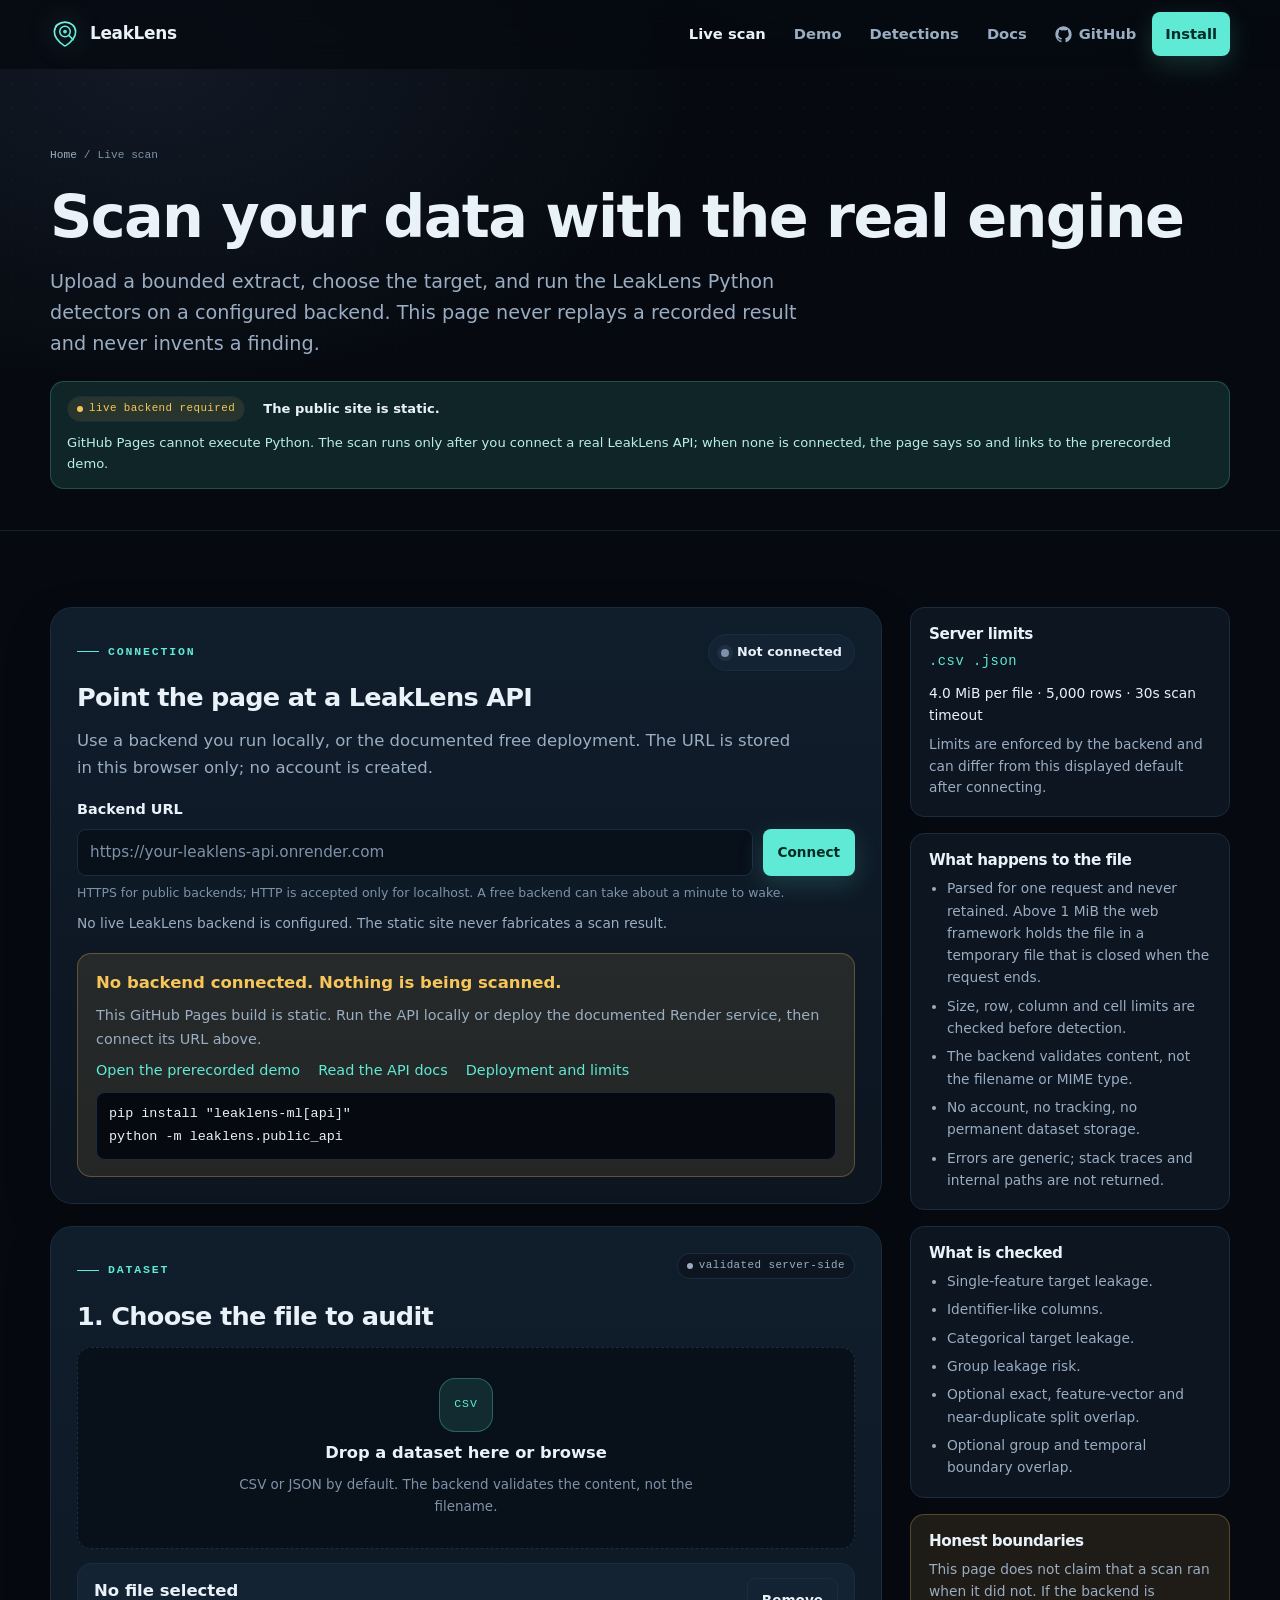
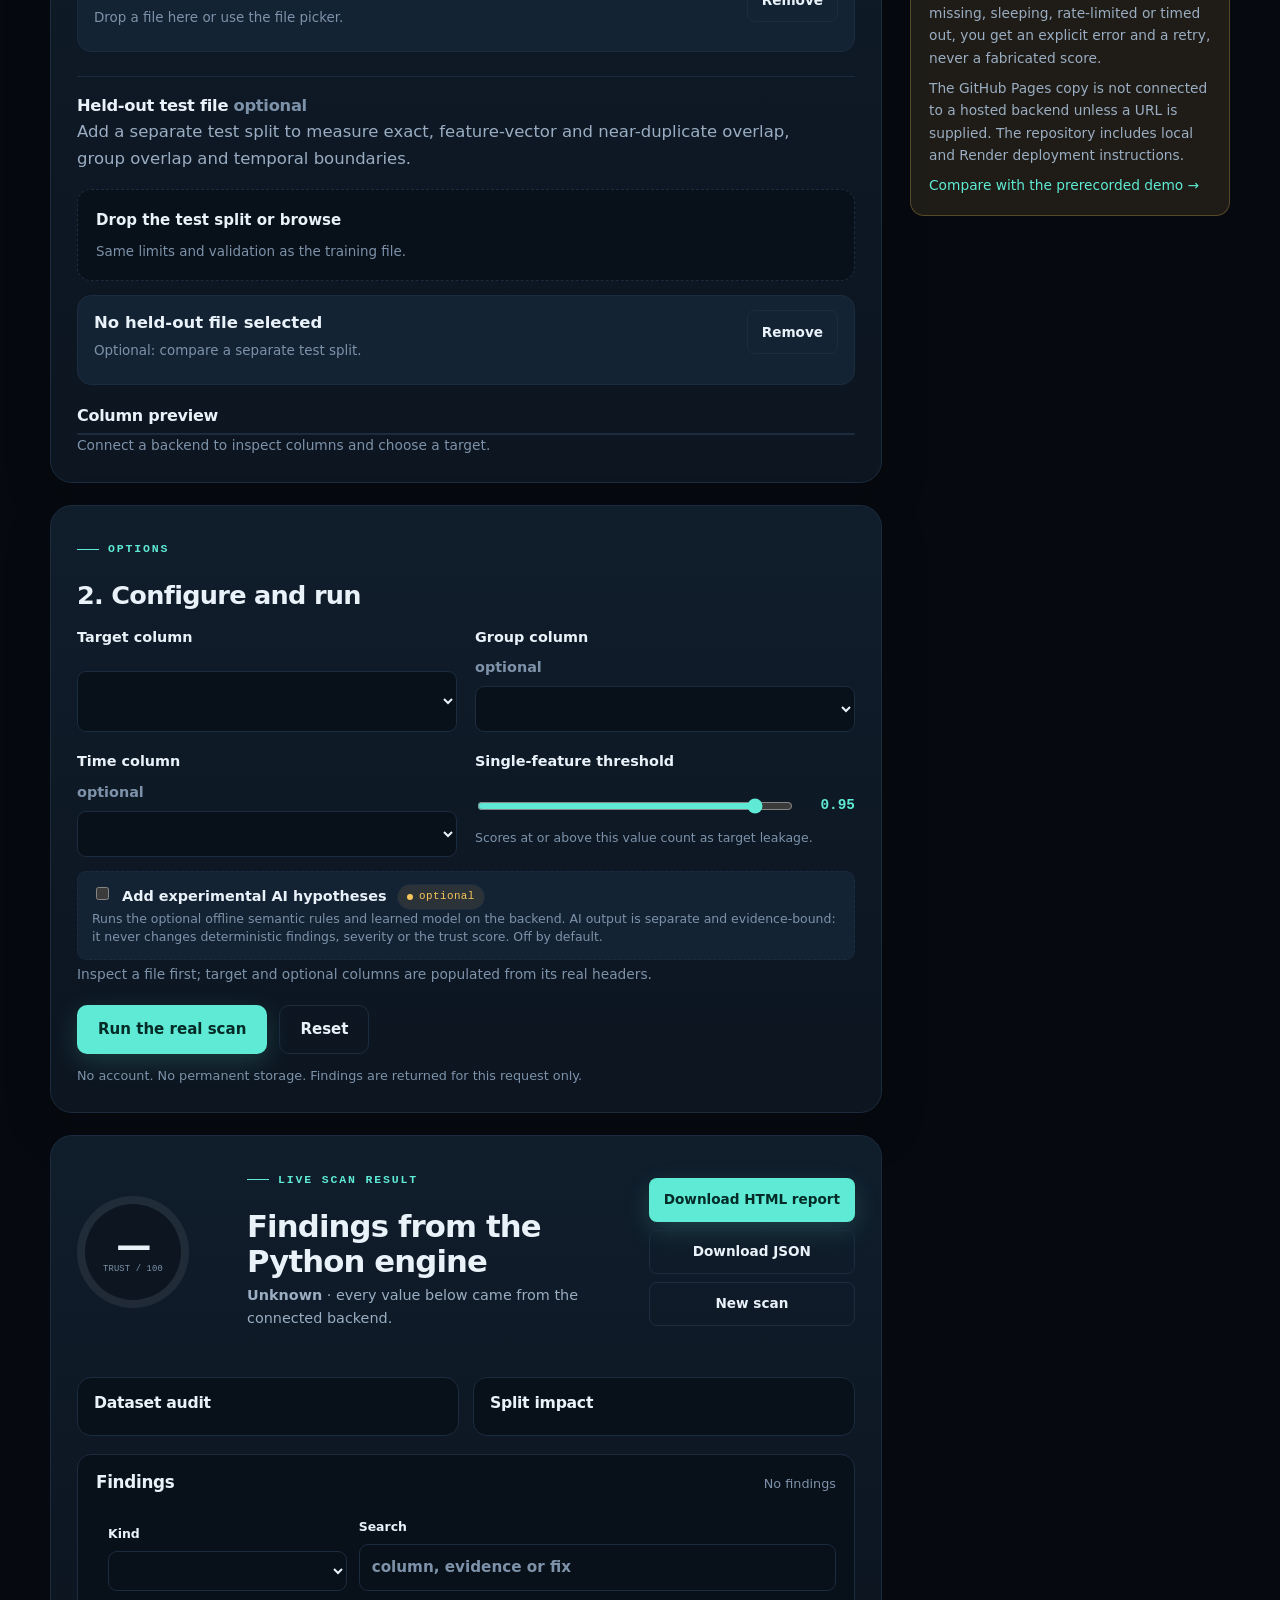
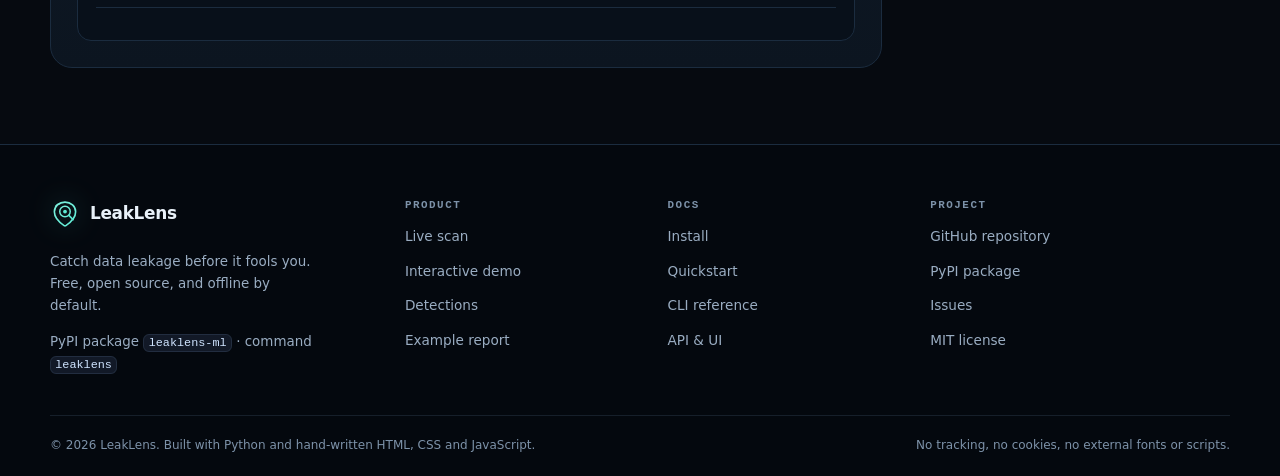
<file: docs/live.html>
<!doctype html>
<html lang="en">
<head>
<meta charset="utf-8">
<meta name="viewport" content="width=device-width, initial-scale=1">
<title>Live scan - LeakLens</title>
<meta name="description" content="Upload a bounded CSV or JSON extract and run the real LeakLens Python detectors on a live backend. No simulated findings: if no backend is connected, the page says so.">
<meta name="theme-color" content="#060a10">
<link rel="canonical" href="https://eyadstein.github.io/leaklens/live.html">
<meta property="og:type" content="website">
<meta property="og:site_name" content="LeakLens">
<meta property="og:title" content="Live scan - LeakLens">
<meta property="og:description" content="Run the real detectors against a bounded upload when a backend is connected. The static site ships disconnected and never fakes a result.">
<meta property="og:url" content="https://eyadstein.github.io/leaklens/live.html">
<meta name="twitter:card" content="summary">
<link rel="icon" href="assets/favicon.svg" type="image/svg+xml">
<link rel="stylesheet" href="assets/site.css">
<script>document.documentElement.classList.add("js");</script>
</head>
<body>
<a class="skip-link" href="#main">Skip to content</a>

<header class="site-header" data-header>
  <div class="shell header-inner">
    <a class="brand" href="index.html" aria-label="LeakLens home">
      <img class="brand-mark" src="assets/logo.svg" alt="" width="30" height="30">
      LeakLens
    </a>
    <button class="nav-toggle" type="button" data-nav-toggle aria-expanded="false" aria-controls="site-nav" aria-label="Toggle navigation">
      <span></span>
    </button>
    <nav class="site-nav" id="site-nav" aria-label="Primary">
      <a href="live.html" aria-current="page">Live scan</a>
      <a href="demo.html">Demo</a>
      <a href="index.html#detections">Detections</a>
      <a href="docs.html">Docs</a>
      <a class="nav-github" href="https://github.com/eyadstein/leaklens" rel="noopener">
        <svg viewBox="0 0 24 24" fill="currentColor" aria-hidden="true" focusable="false"><path d="M12 .5C5.65.5.5 5.65.5 12c0 5.08 3.29 9.39 7.86 10.91.58.11.79-.25.79-.56 0-.28-.01-1.02-.02-2-3.2.7-3.88-1.54-3.88-1.54-.52-1.33-1.28-1.68-1.28-1.68-1.05-.72.08-.7.08-.7 1.16.08 1.77 1.19 1.77 1.19 1.03 1.77 2.7 1.26 3.36.96.1-.75.4-1.26.73-1.55-2.55-.29-5.23-1.28-5.23-5.7 0-1.26.45-2.29 1.19-3.1-.12-.29-.52-1.46.11-3.05 0 0 .97-.31 3.18 1.18a11.1 11.1 0 0 1 5.8 0c2.2-1.49 3.17-1.18 3.17-1.18.63 1.59.23 2.76.11 3.05.74.81 1.19 1.84 1.19 3.1 0 4.43-2.69 5.41-5.25 5.69.41.35.78 1.05.78 2.12 0 1.53-.01 2.76-.01 3.14 0 .31.21.67.8.56A11.51 11.51 0 0 0 23.5 12C23.5 5.65 18.35.5 12 .5Z"/></svg>
        GitHub
      </a>
      <a class="button button-small" href="docs.html#install">Install</a>
    </nav>
  </div>
</header>

<main id="main">
  <section class="page-hero live-hero">
    <div class="shell">
      <nav class="breadcrumb" aria-label="Breadcrumb">
        <a href="index.html">Home</a><span aria-hidden="true">/</span><span>Live scan</span>
      </nav>
      <h1>Scan your data with the real engine</h1>
      <p class="lead">Upload a bounded extract, choose the target, and run the LeakLens Python detectors on a configured backend. This page never replays a recorded result and never invents a finding.</p>
      <p class="provenance">
        <span class="badge badge-warn" data-connection-badge data-state="offline">live backend required</span>
        <strong>The public site is static.</strong>
        GitHub Pages cannot execute Python. The scan runs only after you connect a real LeakLens API; when none is connected, the page says so and links to the prerecorded demo.
      </p>
    </div>
  </section>

  <div class="shell section-tight live-shell">
    <div class="live-main">
      <section class="live-panel live-connect" aria-labelledby="connect-title">
        <div class="live-panel-head">
          <div>
            <p class="eyebrow">Connection</p>
            <h2 id="connect-title">Point the page at a LeakLens API</h2>
          </div>
          <span class="live-connection" data-connection data-state="offline">
            <span class="live-dot" aria-hidden="true"></span>
            <strong data-connection-label>Not connected</strong>
          </span>
        </div>
        <p class="live-copy">Use a backend you run locally, or the documented free deployment. The URL is stored in this browser only; no account is created.</p>
        <form class="live-connect-form" data-api-form novalidate>
          <label class="field-label" for="live-api">Backend URL</label>
          <div class="live-connect-row">
            <input id="live-api" data-api-input type="url" inputmode="url" autocomplete="url" spellcheck="false" placeholder="https://your-leaklens-api.onrender.com" aria-describedby="live-api-help">
            <button class="button button-small" type="submit" data-connect>Connect</button>
          </div>
          <p class="field-help" id="live-api-help">HTTPS for public backends; HTTP is accepted only for localhost. A free backend can take about a minute to wake.</p>
          <p class="live-connection-detail" data-connection-detail role="status" aria-live="polite">No live LeakLens backend is configured.</p>
        </form>
        <div class="live-offline" data-offline hidden>
          <strong>No backend connected. Nothing is being scanned.</strong>
          <p data-offline-detail>This GitHub Pages build is static. Run the API locally with Python (Docker is optional) or deploy the documented service, then connect its URL above.</p>
          <p class="live-offline-actions">
            <a href="demo.html">Open the prerecorded demo</a>
            <a href="docs.html#api">Read the API docs</a>
            <a href="https://github.com/eyadstein/leaklens/blob/main/docs/LIVE_SCANNING.md" rel="noopener">Deployment and limits</a>
          </p>
          <pre><code>pip install "leaklens-ml[api]"
python -m leaklens.public_api</code></pre>
        </div>
      </section>

      <section class="live-panel" data-upload-panel data-ready="false" aria-labelledby="upload-title">
        <div class="live-panel-head">
          <div>
            <p class="eyebrow">Dataset</p>
            <h2 id="upload-title">1. Choose the file to audit</h2>
          </div>
          <span class="badge">validated server-side</span>
        </div>
        <label class="dropzone" data-dropzone for="live-file">
          <input class="sr-only" id="live-file" data-file-input type="file" accept=".csv,.json,.xlsx,.parquet,.feather">
          <span class="dropzone-mark" aria-hidden="true">CSV</span>
          <span class="dropzone-title">Drop a dataset here or browse</span>
          <span class="dropzone-hint">CSV or JSON by default. The backend validates the content, not the filename.</span>
        </label>
        <div class="live-file" data-file-info hidden>
          <div>
            <strong data-file-name>No file selected</strong>
            <p data-file-meta>Drop a file here or use the file picker.</p>
            <div class="file-errors" data-file-errors role="alert"></div>
            <div class="file-warnings" data-file-warnings role="status"></div>
          </div>
          <button class="button button-small button-secondary" type="button" data-clear-file hidden>Remove</button>
        </div>

        <div class="live-subpanel">
          <h3>Held-out test file <span class="faint">optional</span></h3>
          <p class="live-copy">Add a separate test split to measure exact, feature-vector and near-duplicate overlap, group overlap and temporal boundaries.</p>
          <label class="dropzone dropzone-small" data-test-dropzone for="live-test-file">
            <input class="sr-only" id="live-test-file" data-test-input type="file" accept=".csv,.json,.xlsx,.parquet,.feather">
            <span class="dropzone-title">Drop the test split or browse</span>
            <span class="dropzone-hint">Same limits and validation as the training file.</span>
          </label>
          <div class="live-file" data-test-info hidden>
            <div>
              <strong data-test-name>No held-out file selected</strong>
              <p data-test-meta>Optional: compare a separate test split.</p>
              <div class="file-errors" data-test-errors role="alert"></div>
              <div class="file-warnings" data-test-warnings role="status"></div>
            </div>
            <button class="button button-small button-secondary" type="button" data-clear-test hidden>Remove</button>
          </div>
        </div>

        <div class="live-preview-wrap">
          <h3>Column preview</h3>
          <div class="live-preview" data-preview></div>
          <p class="live-note" data-preview-note>Connect a backend to inspect columns and choose a target.</p>
        </div>
      </section>

      <form class="live-panel" data-config-panel data-ready="false" aria-labelledby="config-title">
        <div class="live-panel-head">
          <div>
            <p class="eyebrow">Options</p>
            <h2 id="config-title">2. Configure and run</h2>
          </div>
        </div>
        <fieldset class="live-fieldset" data-config-fields>
          <legend class="sr-only">Scan configuration</legend>
          <div class="live-config-grid">
            <label class="field-label" for="live-target">Target column
              <select id="live-target" data-target></select>
            </label>
            <label class="field-label" for="live-group">Group column <span class="faint">optional</span>
              <select id="live-group" data-group></select>
            </label>
            <label class="field-label" for="live-time">Time column <span class="faint">optional</span>
              <select id="live-time" data-time></select>
            </label>
            <label class="field-label" for="live-threshold">Single-feature threshold
              <span class="live-range">
                <input id="live-threshold" data-threshold type="range" min="0.5" max="1" step="0.01" value="0.95">
                <output data-threshold-value for="live-threshold">0.95</output>
              </span>
              <span class="field-help">Scores at or above this value count as target leakage.</span>
            </label>
          </div>
          <div class="live-ai-optin">
            <label class="live-checkbox" for="live-ai">
              <input id="live-ai" data-ai-toggle type="checkbox">
              <span>
                <strong>Add experimental AI hypotheses</strong>
                <span class="badge badge-warn">optional</span>
              </span>
            </label>
            <p class="field-help">
              Runs the optional offline semantic rules and learned model on the backend.
              AI output is separate and evidence-bound: it never changes deterministic
              findings, severity or the trust score. Off by default.
            </p>
          </div>
          <p class="live-note" data-config-note>Inspect a file first; target and optional columns are populated from its real headers.</p>
          <div class="live-actions">
            <button class="button" type="submit" data-scan disabled>Run the real scan</button>
            <button class="button button-secondary" type="button" data-reset>Reset</button>
            <span class="live-scan-note">No account. No permanent storage. Findings are returned for this request only.</span>
          </div>
        </fieldset>
      </form>

      <section class="live-panel live-progress" data-progress aria-labelledby="progress-title" hidden>
        <div class="live-panel-head">
          <div>
            <p class="eyebrow">Running</p>
            <h2 id="progress-title">Real scan in progress</h2>
          </div>
          <span class="live-elapsed"><strong data-progress-elapsed>0.0 s</strong></span>
        </div>
        <p class="live-copy" data-progress-label>Uploading and validating the file</p>
        <ol class="live-steps" aria-label="Scan stages">
          <li data-progress-step data-state="active">Upload and validation</li>
          <li data-progress-step data-state="pending">Bounded parse</li>
          <li data-progress-step data-state="pending">LeakLens detectors</li>
          <li data-progress-step data-state="pending">HTML report</li>
        </ol>
        <div class="live-progress-bar" role="progressbar" aria-label="Scan request in progress" aria-valuetext="Waiting for the backend"><span></span></div>
        <p class="live-note">The backend does not stream exact percentages. The timer is real; the stage labels show the request lifecycle, not invented progress.</p>
        <button class="button button-small button-secondary" type="button" data-cancel hidden>Cancel request</button>
      </section>

      <section class="live-error" data-error role="alert" hidden>
        <h2 data-error-title>Scan failed</h2>
        <p data-error-message></p>
        <button class="button button-small" type="button" data-retry hidden>Retry</button>
      </section>

      <section class="live-results" data-results aria-labelledby="live-results-title" hidden>
        <div class="live-result-head">
          <div class="score-ring" data-score-ring style="--score:0" role="img" aria-label="Trust score pending">
            <span data-score>—</span>
            <small>TRUST / 100</small>
          </div>
          <div class="live-result-title">
            <p class="eyebrow">Live scan result</p>
            <h2 id="live-results-title" tabindex="-1">Findings from the Python engine</h2>
            <p class="live-verdict"><strong data-score-word>Unknown</strong> · every value below came from the connected backend.</p>
            <div class="live-counts" data-counts aria-label="Finding counts"></div>
          </div>
          <div class="live-result-actions">
            <button class="button button-small" type="button" data-download-report>Download HTML report</button>
            <button class="button button-small button-secondary" type="button" data-download-json>Download JSON</button>
            <button class="button button-small button-secondary" type="button" data-new-scan>New scan</button>
          </div>
        </div>

        <div class="live-summary" data-summary aria-label="Scan summary"></div>

        <div class="live-detail-grid">
          <section class="live-detail-card" aria-labelledby="audit-title">
            <h3 id="audit-title">Dataset audit</h3>
            <div data-audit></div>
          </section>
          <section class="live-detail-card" aria-labelledby="impact-title">
            <h3 id="impact-title">Split impact</h3>
            <div data-impact></div>
          </section>
        </div>

        <section class="live-detail-card live-ai-result" data-ai-result aria-labelledby="ai-title" hidden>
          <div class="live-ai-head">
            <h3 id="ai-title">AI intelligence <span class="badge badge-warn">experimental</span></h3>
            <p class="live-note">AI-generated and unverified. Deterministic findings and the trust score are authoritative and unchanged.</p>
          </div>
          <div class="live-ai-body" data-ai></div>
        </section>

        <div class="live-findings">
          <div class="live-findings-head">
            <h3>Findings</h3>
            <p data-findings-count>No findings</p>
          </div>
          <div class="live-filters">
            <div class="chip-row" data-filter-severity role="group" aria-label="Filter by severity"></div>
            <label class="field-label" for="live-kind">Kind
              <select id="live-kind" data-filter-kind></select>
            </label>
            <label class="field-label" for="live-search">Search
              <input id="live-search" data-filter-query type="search" placeholder="column, evidence or fix">
            </label>
          </div>
          <div class="finding-list" data-findings></div>
        </div>
      </section>

      <noscript>
        <section class="live-panel">
          <h2>JavaScript is required for a live scan</h2>
          <p>Every LeakLens command still works without a browser: <code>leaklens data.csv --target is_fraud</code>. The <a href="demo.html">prerecorded demo</a> also shows real recorded output.</p>
        </section>
      </noscript>

      <p class="sr-only" role="status" aria-live="polite" data-live-status></p>
    </div>

    <aside class="live-side" aria-label="Live scan limits and honesty notes">
      <section class="live-side-card">
        <h2>Server limits</h2>
        <p class="live-formats" data-formats>.csv .json</p>
        <p class="live-limits" data-limits>4.0 MiB per file · 5,000 rows · 30s scan timeout</p>
        <p class="live-note">Limits are enforced by the backend and can differ from this displayed default after connecting.</p>
      </section>
      <section class="live-side-card">
        <h2>What happens to the file</h2>
        <ul class="live-list">
          <li>Parsed for one request and never retained. Above 1 MiB the web framework holds the file in a temporary file that is closed when the request ends.</li>
          <li>Size, row, column and cell limits are checked before detection.</li>
          <li>The backend validates content, not the filename or MIME type.</li>
          <li>No account, no tracking, no permanent dataset storage.</li>
          <li>Errors are generic; stack traces and internal paths are not returned.</li>
        </ul>
      </section>
      <section class="live-side-card">
        <h2>What is checked</h2>
        <ul class="live-list">
          <li>Single-feature target leakage.</li>
          <li>Identifier-like columns.</li>
          <li>Categorical target leakage.</li>
          <li>Group leakage risk.</li>
          <li>Optional exact, feature-vector and near-duplicate split overlap.</li>
          <li>Optional group and temporal boundary overlap.</li>
        </ul>
      </section>
      <section class="live-side-card live-honesty">
        <h2>Honest boundaries</h2>
        <p>This page does not claim that a scan ran when it did not. If the backend is missing, sleeping, rate-limited or timed out, you get an explicit error and a retry, never a fabricated score.</p>
        <p>The GitHub Pages copy is not connected to a hosted backend unless a URL is supplied. The repository includes local and Render deployment instructions.</p>
        <p><a href="demo.html">Compare with the prerecorded demo →</a></p>
      </section>
    </aside>
  </div>
</main>

<footer class="site-footer">
  <div class="shell">
    <div class="footer-grid">
      <div class="footer-brand">
        <a class="brand" href="index.html" aria-label="LeakLens home">
          <img class="brand-mark" src="assets/logo.svg" alt="" width="30" height="30">
          LeakLens
        </a>
        <p>Catch data leakage before it fools you. Free, open source, and offline by default.</p>
        <p class="footer-note">PyPI package <code>leaklens-ml</code> · command <code>leaklens</code></p>
      </div>
      <div class="footer-col">
        <h3>Product</h3>
        <ul>
          <li><a href="live.html">Live scan</a></li>
          <li><a href="demo.html">Interactive demo</a></li>
          <li><a href="index.html#detections">Detections</a></li>
          <li><a href="report.html">Example report</a></li>
        </ul>
      </div>
      <div class="footer-col">
        <h3>Docs</h3>
        <ul>
          <li><a href="docs.html#install">Install</a></li>
          <li><a href="docs.html#quickstart">Quickstart</a></li>
          <li><a href="docs.html#cli">CLI reference</a></li>
          <li><a href="docs.html#api">API &amp; UI</a></li>
        </ul>
      </div>
      <div class="footer-col">
        <h3>Project</h3>
        <ul>
          <li><a href="https://github.com/eyadstein/leaklens" rel="noopener">GitHub repository</a></li>
          <li><a href="https://pypi.org/project/leaklens-ml/" rel="noopener">PyPI package</a></li>
          <li><a href="https://github.com/eyadstein/leaklens/issues" rel="noopener">Issues</a></li>
          <li><a href="https://github.com/eyadstein/leaklens/blob/main/LICENSE" rel="noopener">MIT license</a></li>
        </ul>
      </div>
    </div>
    <div class="footer-base">
      <p>© 2026 LeakLens. Built with Python and hand-written HTML, CSS and JavaScript.</p>
      <p>No tracking, no cookies, no external fonts or scripts.</p>
    </div>
  </div>
</footer>

<script src="assets/live-config.js"></script>
<script type="module" src="assets/live.js"></script>
<script src="assets/site.js" defer></script>
</body>
</html>
</file>
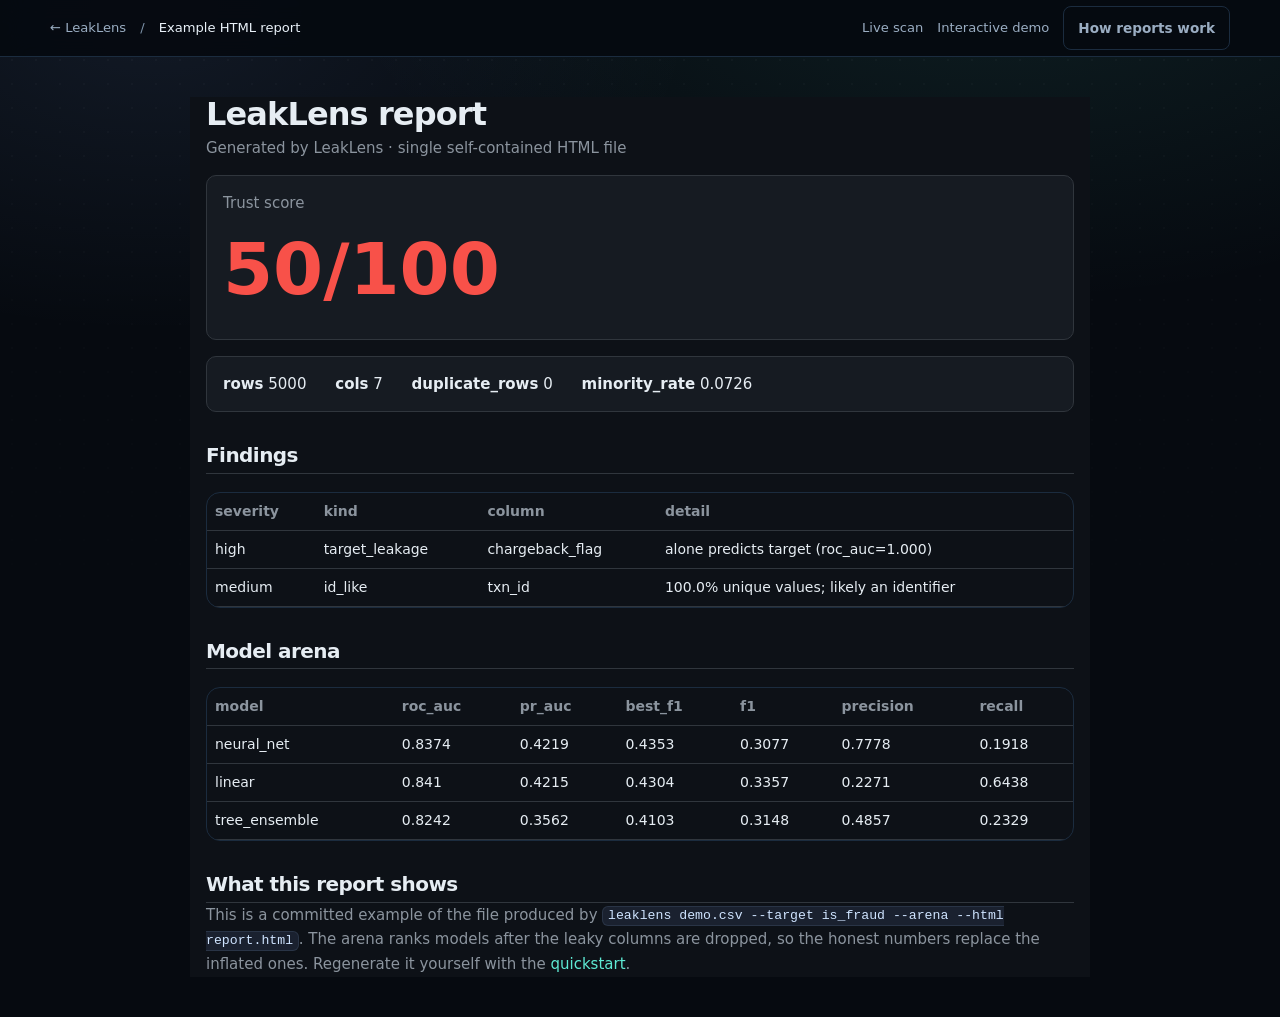
<file: docs/report.html>
<!doctype html>
<html lang="en">
<head>
<meta charset="utf-8">
<meta name="viewport" content="width=device-width, initial-scale=1">
<title>Example LeakLens report</title>
<meta name="description" content="An example single-file HTML report generated by LeakLens for a leaky transaction dataset: trust score 50/100, findings and model-arena results.">
<meta name="theme-color" content="#060a10">
<link rel="canonical" href="https://eyadstein.github.io/leaklens/report.html">
<meta property="og:type" content="article">
<meta property="og:site_name" content="LeakLens">
<meta property="og:title" content="Example LeakLens report">
<meta property="og:description" content="A static example of the self-contained HTML report: trust score, findings and model-arena results for a leaky transaction table.">
<meta property="og:url" content="https://eyadstein.github.io/leaklens/report.html">
<meta name="twitter:card" content="summary">
<link rel="icon" href="assets/favicon.svg" type="image/svg+xml">
<link rel="stylesheet" href="assets/site.css">
</head>
<body>
<a class="skip-link" href="#report">Skip to report</a>

<header class="report-bar">
  <div class="shell">
    <nav aria-label="Report navigation" style="display:flex;align-items:center;gap:14px;flex:1">
      <a href="index.html">← LeakLens</a>
      <span class="faint" aria-hidden="true">/</span>
      <span>Example HTML report</span>
      <span class="spacer"></span>
      <a href="live.html">Live scan</a>
      <a href="demo.html">Interactive demo</a>
      <a class="button button-small button-secondary" href="docs.html#reports">How reports work</a>
    </nav>
  </div>
</header>

<main class="report-page" id="report">
  <h1>LeakLens report</h1>
  <div class="sub">Generated by LeakLens · single self-contained HTML file</div>

  <div class="card">
    <div class="sub">Trust score</div>
    <div class="score">50/100</div>
  </div>

  <div class="card kv">
    <span><b>rows</b> 5000</span>
    <span><b>cols</b> 7</span>
    <span><b>duplicate_rows</b> 0</span>
    <span><b>minority_rate</b> 0.0726</span>
  </div>

  <h2>Findings</h2>
  <div class="table-wrap">
    <table>
      <thead><tr><th>severity</th><th>kind</th><th>column</th><th>detail</th></tr></thead>
      <tbody>
        <tr><td>high</td><td>target_leakage</td><td>chargeback_flag</td><td>alone predicts target (roc_auc=1.000)</td></tr>
        <tr><td>medium</td><td>id_like</td><td>txn_id</td><td>100.0% unique values; likely an identifier</td></tr>
      </tbody>
    </table>
  </div>

  <h2>Model arena</h2>
  <div class="table-wrap">
    <table>
      <thead><tr><th>model</th><th>roc_auc</th><th>pr_auc</th><th>best_f1</th><th>f1</th><th>precision</th><th>recall</th></tr></thead>
      <tbody>
        <tr><td>neural_net</td><td>0.8374</td><td>0.4219</td><td>0.4353</td><td>0.3077</td><td>0.7778</td><td>0.1918</td></tr>
        <tr><td>linear</td><td>0.841</td><td>0.4215</td><td>0.4304</td><td>0.3357</td><td>0.2271</td><td>0.6438</td></tr>
        <tr><td>tree_ensemble</td><td>0.8242</td><td>0.3562</td><td>0.4103</td><td>0.3148</td><td>0.4857</td><td>0.2329</td></tr>
      </tbody>
    </table>
  </div>

  <h2>What this report shows</h2>
  <p class="sub" style="line-height:1.65">
    This is a committed example of the file produced by <code>leaklens demo.csv --target is_fraud --arena --html report.html</code>.
    The arena ranks models after the leaky columns are dropped, so the honest numbers replace the inflated ones.
    Regenerate it yourself with the <a href="docs.html#quickstart">quickstart</a>.
  </p>
</main>

<script src="assets/site.js" defer></script>
</body>
</html>
</file>
<file: docs/assets/site.css>
/* LeakLens site styles — hand-written, no build step, no external assets. */
:root {
  color-scheme: dark;
  --ink: #060a10;
  --ink-2: #08101a;
  --panel: #0c1520;
  --panel-2: #101d2b;
  --panel-3: #142334;
  --line: #1b2c3f;
  --line-soft: rgba(133, 171, 209, 0.14);
  --text: #e9f1f9;
  --muted: #9aadc2;
  --faint: #7d92a9;
  --accent: #5eead4;
  --accent-ink: #032b27;
  --accent-soft: rgba(94, 234, 212, 0.12);
  --blue: #8ab4ff;
  --danger: #ff7f7f;
  --danger-soft: rgba(255, 127, 127, 0.11);
  --warn: #f7c65a;
  --warn-soft: rgba(247, 198, 90, 0.1);
  --safe: #7ee787;
  --safe-soft: rgba(126, 231, 135, 0.1);
  --sans: "Segoe UI", system-ui, -apple-system, "Helvetica Neue", Arial, sans-serif;
  --mono: "Cascadia Code", "SFMono-Regular", Consolas, "Liberation Mono", monospace;
  --radius-lg: 22px;
  --radius: 14px;
  --radius-sm: 9px;
  --shadow: 0 24px 70px rgba(0, 0, 0, 0.38);
  --shell: min(1180px, calc(100% - 48px));
  --header-h: 68px;
}

*,
*::before,
*::after {
  box-sizing: border-box;
}

html {
  scroll-behavior: smooth;
  scroll-padding-top: calc(var(--header-h) + 22px);
}

body {
  margin: 0;
  background:
    radial-gradient(1100px 620px at 78% -8%, rgba(94, 234, 212, 0.1), transparent 62%),
    radial-gradient(900px 520px at 12% 2%, rgba(138, 180, 255, 0.09), transparent 60%),
    var(--ink);
  color: var(--text);
  font-family: var(--sans);
  font-size: 16.5px;
  line-height: 1.62;
  text-rendering: optimizeLegibility;
  -webkit-font-smoothing: antialiased;
}

body::before {
  content: "";
  position: fixed;
  inset: 0;
  pointer-events: none;
  z-index: -1;
  background-image: radial-gradient(rgba(255, 255, 255, 0.035) 1px, transparent 1px);
  background-size: 24px 24px;
  mask-image: linear-gradient(to bottom, rgba(0, 0, 0, 0.8), transparent 80%);
}

::selection {
  background: var(--accent);
  color: var(--accent-ink);
}

img,
svg,
canvas {
  max-width: 100%;
}

a {
  color: var(--accent);
  text-decoration: none;
  text-underline-offset: 3px;
}

a:hover {
  text-decoration: underline;
}

p,
ul,
ol {
  margin: 0 0 1em;
}

h1,
h2,
h3,
h4 {
  margin: 0;
  line-height: 1.12;
  letter-spacing: -0.028em;
  text-wrap: balance;
  font-weight: 680;
}

h1 {
  font-size: clamp(2.7rem, 6vw, 4.9rem);
}

h2 {
  font-size: clamp(1.9rem, 3.6vw, 2.9rem);
}

h3 {
  font-size: clamp(1.16rem, 1.8vw, 1.38rem);
  letter-spacing: -0.018em;
}

h4 {
  font-size: 1rem;
  letter-spacing: -0.01em;
}

code,
pre,
kbd {
  font-family: var(--mono);
}

code {
  font-size: 0.88em;
  background: rgba(138, 180, 255, 0.1);
  border: 1px solid var(--line-soft);
  border-radius: 6px;
  padding: 0.1em 0.36em;
  color: #cfe4ff;
}

pre {
  margin: 0;
  overflow: auto;
  font-size: 0.84rem;
  line-height: 1.7;
}

pre code {
  background: none;
  border: 0;
  padding: 0;
  color: inherit;
  font-size: inherit;
}

:focus-visible {
  outline: 2px solid var(--accent);
  outline-offset: 3px;
  border-radius: 4px;
}

.skip-link {
  position: fixed;
  top: 10px;
  left: 10px;
  z-index: 200;
  padding: 10px 16px;
  background: var(--accent);
  color: var(--accent-ink);
  border-radius: 8px;
  font-weight: 700;
  transform: translateY(-160%);
  transition: transform 160ms ease;
}

.skip-link:focus {
  transform: translateY(0);
}

.shell {
  width: var(--shell);
  margin-inline: auto;
}

.mono {
  font-family: var(--mono);
}

.muted {
  color: var(--muted);
}

.faint {
  color: var(--faint);
}

.eyebrow {
  display: inline-flex;
  align-items: center;
  gap: 9px;
  margin: 0 0 18px;
  color: var(--accent);
  font-family: var(--mono);
  font-size: 0.72rem;
  font-weight: 600;
  letter-spacing: 0.16em;
  text-transform: uppercase;
}

.eyebrow::before {
  content: "";
  width: 22px;
  height: 1px;
  background: currentColor;
}

.lead {
  font-size: clamp(1.06rem, 1.5vw, 1.24rem);
  color: var(--muted);
  max-width: 62ch;
}

.section-head {
  display: grid;
  gap: 16px;
  max-width: 760px;
  margin-bottom: clamp(32px, 5vw, 54px);
}

.section-head p {
  margin: 0;
}

.section {
  padding-block: clamp(64px, 9vw, 112px);
  border-top: 1px solid var(--line-soft);
}

.section-tight {
  padding-block: clamp(46px, 6vw, 76px);
}

/* Header ------------------------------------------------------------------ */
.site-header {
  position: sticky;
  top: 0;
  z-index: 100;
  background: rgba(6, 10, 16, 0.78);
  border-bottom: 1px solid transparent;
  backdrop-filter: blur(14px);
  transition: border-color 180ms ease, background 180ms ease;
}

.site-header.is-scrolled {
  border-bottom-color: var(--line);
  background: rgba(6, 10, 16, 0.94);
}

.header-inner {
  min-height: var(--header-h);
  display: flex;
  align-items: center;
  gap: 26px;
}

.brand {
  display: inline-flex;
  align-items: center;
  gap: 10px;
  color: var(--text);
  font-weight: 720;
  font-size: 1.06rem;
  letter-spacing: -0.02em;
  text-decoration: none;
  flex: none;
}

.brand:hover {
  text-decoration: none;
}

.brand-mark {
  width: 30px;
  height: 30px;
  color: var(--accent);
  filter: drop-shadow(0 0 14px rgba(94, 234, 212, 0.35));
}

.brand-beta {
  font-family: var(--mono);
  font-size: 0.6rem;
  color: var(--faint);
  border: 1px solid var(--line);
  border-radius: 999px;
  padding: 2px 7px;
  letter-spacing: 0.05em;
}

.site-nav {
  margin-left: auto;
  display: flex;
  align-items: center;
  gap: 4px;
}

.site-nav a {
  color: var(--muted);
  text-decoration: none;
  font-size: 0.92rem;
  font-weight: 560;
  padding: 9px 12px;
  border-radius: 8px;
  transition: color 140ms ease, background 140ms ease;
}

.site-nav a:hover {
  color: var(--text);
  background: rgba(255, 255, 255, 0.05);
  text-decoration: none;
}

.site-nav a[aria-current="page"] {
  color: var(--text);
}

.site-nav a.button {
  color: var(--accent-ink);
}

.site-nav a.button:hover {
  color: var(--accent-ink);
  background: #7df0dd;
}

.site-nav .nav-github {
  display: inline-flex;
  align-items: center;
  gap: 7px;
}

.site-nav .nav-github svg {
  width: 17px;
  height: 17px;
}

.nav-toggle {
  display: none;
  margin-left: auto;
  width: 44px;
  height: 44px;
  border: 1px solid var(--line);
  border-radius: 10px;
  background: var(--panel);
  color: var(--text);
  cursor: pointer;
  align-items: center;
  justify-content: center;
}

.nav-toggle span,
.nav-toggle span::before,
.nav-toggle span::after {
  display: block;
  width: 18px;
  height: 1.5px;
  background: currentColor;
  content: "";
  position: relative;
  transition: transform 180ms ease, opacity 180ms ease;
}

.nav-toggle span::before {
  position: absolute;
  top: -6px;
}

.nav-toggle span::after {
  position: absolute;
  top: 6px;
}

.nav-toggle[aria-expanded="true"] span {
  background: transparent;
}

.nav-toggle[aria-expanded="true"] span::before {
  top: 0;
  transform: rotate(45deg);
}

.nav-toggle[aria-expanded="true"] span::after {
  top: 0;
  transform: rotate(-45deg);
}

/* Buttons ----------------------------------------------------------------- */
.button {
  display: inline-flex;
  align-items: center;
  justify-content: center;
  gap: 9px;
  min-height: 46px;
  padding: 11px 20px;
  border-radius: 10px;
  border: 1px solid transparent;
  background: var(--accent);
  color: var(--accent-ink);
  font: inherit;
  font-size: 0.94rem;
  font-weight: 680;
  text-decoration: none;
  cursor: pointer;
  transition: transform 150ms ease, box-shadow 150ms ease, background 150ms ease;
  box-shadow: 0 8px 26px rgba(94, 234, 212, 0.18);
}

.button:hover {
  text-decoration: none;
  transform: translateY(-1px);
  background: #7df0dd;
  box-shadow: 0 12px 34px rgba(94, 234, 212, 0.24);
}

.button:active {
  transform: translateY(0);
}

.button-secondary {
  background: transparent;
  color: var(--text);
  border-color: var(--line);
  box-shadow: none;
}

.button-secondary:hover {
  background: rgba(255, 255, 255, 0.05);
  box-shadow: none;
  border-color: #2b4159;
}

.button-small {
  min-height: 44px;
  padding: 8px 14px;
  font-size: 0.85rem;
  border-radius: 8px;
}

.button-ghost {
  min-height: 44px;
  padding: 7px 12px;
  background: transparent;
  border-color: var(--line);
  color: var(--muted);
  box-shadow: none;
  font-size: 0.82rem;
}

.button-ghost:hover {
  color: var(--text);
  background: rgba(255, 255, 255, 0.05);
  box-shadow: none;
}

.button svg {
  width: 17px;
  height: 17px;
}

.copy-button {
  display: inline-flex;
  align-items: center;
  gap: 7px;
  min-height: 44px;
  padding: 6px 10px;
  border-radius: 7px;
  border: 1px solid var(--line);
  background: rgba(8, 16, 26, 0.7);
  color: var(--muted);
  font: inherit;
  font-family: var(--mono);
  font-size: 0.72rem;
  cursor: pointer;
}

.copy-button:hover {
  color: var(--text);
  border-color: #2b4159;
}

.copy-button.is-copied {
  color: var(--safe);
  border-color: rgba(126, 231, 135, 0.5);
}

.copy-button.is-failed {
  color: var(--danger);
  border-color: rgba(255, 127, 127, 0.55);
}

.copy-button svg {
  width: 14px;
  height: 14px;
}

/* Badges and chips -------------------------------------------------------- */
.badge {
  display: inline-flex;
  align-items: center;
  gap: 6px;
  padding: 3px 9px;
  border-radius: 999px;
  border: 1px solid var(--line);
  background: var(--panel);
  color: var(--muted);
  font-family: var(--mono);
  font-size: 0.68rem;
  letter-spacing: 0.04em;
  white-space: nowrap;
}

.badge::before {
  content: "";
  width: 6px;
  height: 6px;
  border-radius: 50%;
  background: currentColor;
}

.badge-high {
  color: var(--danger);
  border-color: rgba(255, 127, 127, 0.35);
  background: var(--danger-soft);
}

.badge-medium {
  color: var(--warn);
  border-color: rgba(247, 198, 90, 0.35);
  background: var(--warn-soft);
}

.badge-low {
  color: var(--blue);
  border-color: rgba(138, 180, 255, 0.3);
  background: rgba(138, 180, 255, 0.09);
}

.badge-safe {
  color: var(--safe);
  border-color: rgba(126, 231, 135, 0.32);
  background: var(--safe-soft);
}

.chip-row {
  display: flex;
  flex-wrap: wrap;
  gap: 8px;
}

.chip {
  min-height: 44px;
  padding: 7px 13px;
  border-radius: 999px;
  border: 1px solid var(--line);
  background: transparent;
  color: var(--muted);
  font: inherit;
  font-size: 0.8rem;
  font-weight: 560;
  cursor: pointer;
}

.chip:hover {
  color: var(--text);
  border-color: #2b4159;
}

.chip[aria-pressed="true"] {
  background: var(--accent-soft);
  border-color: rgba(94, 234, 212, 0.45);
  color: var(--accent);
}

/* Hero -------------------------------------------------------------------- */
.hero {
  padding-block: clamp(46px, 7vw, 86px) clamp(56px, 8vw, 96px);
  overflow: clip;
}

.hero-grid {
  display: grid;
  grid-template-columns: minmax(0, 1.08fr) minmax(0, 0.92fr);
  gap: clamp(32px, 5vw, 70px);
  align-items: center;
}

.hero h1 span {
  color: var(--accent);
  position: relative;
  white-space: nowrap;
}

.hero h1 span::after {
  content: "";
  position: absolute;
  left: 0;
  right: 0;
  bottom: 0.04em;
  height: 0.1em;
  background: linear-gradient(90deg, var(--accent), rgba(94, 234, 212, 0));
  border-radius: 999px;
}

.hero .lead {
  margin-top: 22px;
}

.hero-actions {
  display: flex;
  flex-wrap: wrap;
  gap: 12px;
  margin-top: 30px;
  align-items: center;
}

.hero-meta {
  display: flex;
  flex-wrap: wrap;
  gap: 8px 18px;
  margin: 26px 0 0;
  padding: 0;
  list-style: none;
  color: var(--faint);
  font-family: var(--mono);
  font-size: 0.73rem;
}

.hero-meta li {
  display: inline-flex;
  align-items: center;
  gap: 7px;
}

.hero-meta li::before {
  content: "";
  width: 5px;
  height: 5px;
  border-radius: 50%;
  background: var(--accent);
  opacity: 0.7;
}

/* Audit card -------------------------------------------------------------- */
.audit-card {
  position: relative;
  padding: 22px;
  border: 1px solid var(--line);
  border-radius: var(--radius-lg);
  background:
    linear-gradient(155deg, rgba(94, 234, 212, 0.07), transparent 38%),
    linear-gradient(180deg, var(--panel-2), var(--panel));
  box-shadow: var(--shadow);
  overflow: hidden;
}

.audit-card::after {
  content: "";
  position: absolute;
  inset: 0;
  pointer-events: none;
  background: linear-gradient(90deg, transparent, rgba(94, 234, 212, 0.06), transparent);
  transform: translateX(-100%);
  animation: scan-sweep 7s ease-in-out infinite;
}

@keyframes scan-sweep {
  0%,
  55% {
    transform: translateX(-100%);
  }
  85%,
  100% {
    transform: translateX(100%);
  }
}

.audit-top {
  display: flex;
  align-items: center;
  gap: 9px;
  color: var(--faint);
  font-family: var(--mono);
  font-size: 0.7rem;
  letter-spacing: 0.04em;
  padding-bottom: 16px;
  border-bottom: 1px solid var(--line-soft);
}

.audit-top .dot {
  width: 7px;
  height: 7px;
  border-radius: 50%;
  background: var(--danger);
  box-shadow: 0 0 12px rgba(255, 127, 127, 0.8);
}

.audit-top code {
  margin-left: auto;
  background: none;
  border: 0;
  padding: 0;
  color: var(--muted);
  font-size: 0.7rem;
}

.score-lockup {
  display: flex;
  align-items: center;
  gap: 20px;
  padding-block: 22px;
}

.score-ring {
  --score: 50;
  --ring-color: var(--danger);
  width: 112px;
  height: 112px;
  flex: none;
  border-radius: 50%;
  display: flex;
  flex-direction: column;
  align-items: center;
  justify-content: center;
  gap: 2px;
  line-height: 1;
  background: conic-gradient(
    var(--ring-color) calc(var(--score) * 1%),
    rgba(255, 255, 255, 0.07) 0
  );
  position: relative;
  transition: background 320ms ease;
}

.score-ring::before {
  content: "";
  position: absolute;
  inset: 8px;
  border-radius: 50%;
  background: var(--panel);
}

.score-ring span {
  position: relative;
  font-size: 2.2rem;
  font-weight: 740;
  letter-spacing: -0.05em;
  line-height: 0.95;
}

.score-ring small {
  position: relative;
  display: block;
  text-align: center;
  color: var(--faint);
  font-size: 0.55rem;
  font-family: var(--mono);
  letter-spacing: 0.02em;
}

.audit-verdict {
  font-weight: 680;
  margin: 0 0 4px;
}

.audit-sub {
  margin: 0;
  color: var(--muted);
  font-size: 0.86rem;
}

.finding-mini {
  list-style: none;
  margin: 0;
  padding: 0;
  display: grid;
  gap: 8px;
}

.finding-mini li {
  display: flex;
  align-items: center;
  gap: 10px;
  padding: 10px 12px;
  border: 1px solid var(--line-soft);
  border-radius: 9px;
  background: rgba(4, 9, 15, 0.45);
  font-family: var(--mono);
  font-size: 0.72rem;
  color: var(--muted);
  transition: opacity 240ms ease, transform 240ms ease;
}

.finding-mini li .kind {
  color: var(--text);
}

.finding-mini li .col {
  margin-left: auto;
  color: var(--faint);
}

.audit-action {
  margin-top: 16px;
  width: 100%;
}

.audit-action[aria-expanded="true"] {
  background: var(--accent-soft);
  border-color: rgba(94, 234, 212, 0.45);
  color: var(--accent);
  box-shadow: none;
}

.audit-note {
  margin: 14px 0 0;
  color: var(--faint);
  font-size: 0.72rem;
  line-height: 1.5;
}

/* A proposed patch is shown, never applied. The score ring above stays at the
   recorded 50 until the user changes and re-runs the scanner themselves. */
.audit-diff {
  margin-top: 14px;
  padding: 14px;
  border: 1px solid var(--line);
  border-radius: 10px;
  background: rgba(4, 9, 15, 0.55);
}

.audit-diff-head {
  margin: 0 0 10px;
  color: var(--warn);
  font-family: var(--mono);
  font-size: 0.68rem;
  letter-spacing: 0.04em;
  text-transform: uppercase;
}

.audit-diff-code {
  margin: 0 0 12px;
  padding: 12px;
  overflow-x: auto;
  border: 1px solid var(--line-soft);
  border-radius: 8px;
  background: var(--ink);
  font-family: var(--mono);
  font-size: 0.72rem;
  line-height: 1.6;
}

.audit-diff-code code {
  display: block;
  white-space: pre;
}

.diff-del {
  color: var(--danger);
}

.diff-add {
  color: var(--safe);
}

.audit-diff-copy {
  margin: 0 0 8px;
  color: var(--muted);
  font-size: 0.76rem;
  line-height: 1.5;
}

.audit-diff-recorded {
  margin: 10px 0 0;
  padding-top: 10px;
  border-top: 1px solid var(--line-soft);
  color: var(--muted);
  font-size: 0.72rem;
  line-height: 1.5;
}

.audit-diff-score {
  display: inline-flex;
  align-items: center;
  justify-content: center;
  min-width: 30px;
  height: 22px;
  padding-inline: 7px;
  border-radius: 999px;
  background: var(--safe-soft);
  color: var(--safe);
  font-family: var(--mono);
  font-size: 0.7rem;
  font-weight: 700;
}

/* Proof strip ------------------------------------------------------------- */
.proof-strip {
  border-block: 1px solid var(--line-soft);
  background: rgba(8, 16, 26, 0.55);
}

.proof-grid {
  display: grid;
  grid-template-columns: repeat(4, minmax(0, 1fr));
  gap: 1px;
  background: var(--line-soft);
}

.proof-grid div {
  background: var(--ink-2);
  padding: 20px 22px;
  display: grid;
  gap: 3px;
}

.proof-grid strong {
  font-size: 1.45rem;
  letter-spacing: -0.03em;
}

.proof-grid span {
  color: var(--faint);
  font-size: 0.76rem;
}

/* Narrative cards --------------------------------------------------------- */
.leak-grid {
  display: grid;
  grid-template-columns: repeat(3, minmax(0, 1fr));
  gap: 16px;
}

.leak-card {
  border: 1px solid var(--line);
  border-radius: var(--radius);
  background: linear-gradient(180deg, var(--panel), var(--ink-2));
  padding: 20px;
  display: flex;
  flex-direction: column;
  gap: 14px;
  min-height: 100%;
}

.leak-card h3 {
  font-size: 1.08rem;
}

/* A severity badge is a label, not a divider: keep it hugging its text. */
.leak-card .badge {
  align-self: flex-start;
}

.leak-card p {
  margin: 0;
  color: var(--muted);
  font-size: 0.88rem;
}

.leak-card pre {
  background: #050a11;
  border: 1px solid var(--line-soft);
  border-radius: 9px;
  padding: 12px;
  color: #c8d9ec;
  font-size: 0.72rem;
}

.leak-card .finding-line {
  margin-top: auto;
  display: flex;
  align-items: center;
  gap: 8px;
  padding-top: 12px;
  border-top: 1px solid var(--line-soft);
  font-family: var(--mono);
  font-size: 0.68rem;
  color: var(--faint);
}

/* 3D field ---------------------------------------------------------------- */
.field-section {
  background:
    radial-gradient(700px 340px at 70% 40%, rgba(94, 234, 212, 0.06), transparent 70%),
    var(--ink-2);
}

.field-grid {
  display: grid;
  grid-template-columns: minmax(0, 0.8fr) minmax(0, 1.2fr);
  gap: clamp(28px, 4vw, 56px);
  align-items: center;
}

.field-panel {
  position: relative;
  border: 1px solid var(--line);
  border-radius: var(--radius-lg);
  background: #050a11;
  overflow: hidden;
  min-height: 430px;
}

#leak-canvas {
  display: block;
  width: 100%;
  height: 430px;
  cursor: grab;
  touch-action: pan-y;
}

#leak-canvas:active {
  cursor: grabbing;
}

.field-panel .canvas-hint {
  position: absolute;
  left: 14px;
  bottom: 12px;
  margin: 0;
  color: var(--faint);
  font-family: var(--mono);
  font-size: 0.64rem;
  pointer-events: none;
}

.field-legend {
  position: absolute;
  top: 14px;
  left: 14px;
  display: flex;
  flex-wrap: wrap;
  gap: 12px;
  font-family: var(--mono);
  font-size: 0.66rem;
  color: var(--muted);
}

.field-legend span {
  display: inline-flex;
  align-items: center;
  gap: 6px;
}

.field-legend i {
  width: 8px;
  height: 8px;
  border-radius: 50%;
  background: var(--blue);
}

.field-legend .test {
  background: var(--warn);
}

.field-legend .dup {
  background: var(--danger);
}

.field-readout {
  display: flex;
  align-items: baseline;
  gap: 12px;
  margin: 22px 0 8px;
}

.field-readout strong {
  font-size: clamp(2.2rem, 4vw, 3.2rem);
  letter-spacing: -0.05em;
}

.field-readout span {
  color: var(--faint);
  font-family: var(--mono);
  font-size: 0.76rem;
}

.field-copy p {
  font-size: 0.94rem;
}

.field-actions {
  display: flex;
  flex-wrap: wrap;
  gap: 10px;
  margin-top: 20px;
}

.field-caption {
  color: var(--faint);
  font-size: 0.72rem;
  margin-top: 18px;
  max-width: 46ch;
}

.check-list {
  margin: 20px 0;
  padding: 0;
  list-style: none;
  display: grid;
  gap: 10px;
}

.check-list li {
  position: relative;
  padding-left: 26px;
  color: var(--muted);
  font-size: 0.9rem;
}

.check-list li::before {
  content: "";
  position: absolute;
  left: 0;
  top: 0.5em;
  width: 12px;
  height: 7px;
  border-left: 2px solid var(--accent);
  border-bottom: 2px solid var(--accent);
  transform: rotate(-45deg);
}

/* Detections gallery ------------------------------------------------------ */
.filter-bar {
  display: flex;
  flex-wrap: wrap;
  gap: 10px;
  align-items: center;
  justify-content: space-between;
  margin-bottom: 26px;
}

.detection-grid {
  display: grid;
  grid-template-columns: repeat(3, minmax(0, 1fr));
  gap: 14px;
}

.detection-card {
  border: 1px solid var(--line);
  border-radius: var(--radius);
  background: linear-gradient(180deg, rgba(16, 29, 43, 0.85), rgba(8, 16, 26, 0.9));
  padding: 18px;
  display: flex;
  flex-direction: column;
  gap: 9px;
  transition: border-color 160ms ease, transform 160ms ease, opacity 160ms ease;
}

.detection-card:hover {
  border-color: #2b4159;
  transform: translateY(-2px);
}

.detection-card[hidden] {
  display: none;
}

.detection-card h3 {
  font-family: var(--mono);
  font-size: 0.86rem;
  letter-spacing: -0.01em;
  color: #cfeeff;
  font-weight: 560;
}

.detection-card p {
  margin: 0;
  color: var(--muted);
  font-size: 0.84rem;
}

.detection-card .card-meta {
  margin-top: auto;
  display: flex;
  flex-wrap: wrap;
  align-items: center;
  gap: 8px;
  padding-top: 10px;
  border-top: 1px solid var(--line-soft);
  color: var(--faint);
  font-family: var(--mono);
  font-size: 0.65rem;
}

.detections-note {
  margin-top: 22px;
  padding: 16px 18px;
  border: 1px dashed var(--line);
  border-radius: var(--radius);
  color: var(--muted);
  font-size: 0.86rem;
}

.detection-empty {
  margin: 0;
  padding: 22px;
  border: 1px dashed var(--line);
  border-radius: var(--radius);
  color: var(--muted);
  text-align: center;
}

.detection-empty .chip {
  margin-left: 8px;
}

/* Demo preview ------------------------------------------------------------ */
.demo-preview {
  display: grid;
  grid-template-columns: minmax(0, 0.9fr) minmax(0, 1.1fr);
  gap: clamp(26px, 4vw, 50px);
  align-items: center;
}

.result-card {
  border: 1px solid var(--line);
  border-radius: var(--radius-lg);
  background: var(--panel);
  overflow: hidden;
  box-shadow: var(--shadow);
}

.result-head {
  display: flex;
  align-items: center;
  gap: 10px;
  padding: 14px 18px;
  border-bottom: 1px solid var(--line);
  font-family: var(--mono);
  font-size: 0.72rem;
  color: var(--muted);
  background: rgba(8, 16, 26, 0.8);
}

.result-head .spacer {
  margin-left: auto;
}

.result-body {
  padding: 18px;
  display: grid;
  gap: 12px;
}

.result-finding {
  border: 1px solid var(--line-soft);
  border-left: 3px solid var(--danger);
  border-radius: 9px;
  padding: 12px 14px;
  background: rgba(4, 9, 15, 0.45);
}

.result-finding.medium {
  border-left-color: var(--warn);
}

.result-finding.low {
  border-left-color: var(--blue);
}

.result-finding .finding-title {
  display: flex;
  flex-wrap: wrap;
  align-items: center;
  gap: 8px;
  margin-bottom: 5px;
  font-family: var(--mono);
  font-size: 0.76rem;
}

.result-finding p {
  margin: 0;
  color: var(--muted);
  font-size: 0.82rem;
}

.result-finding .fix {
  margin-top: 8px;
  padding-top: 8px;
  border-top: 1px dashed var(--line-soft);
  color: var(--safe);
  font-size: 0.78rem;
}

/* Steps / terminal -------------------------------------------------------- */
.steps {
  display: grid;
  grid-template-columns: repeat(3, minmax(0, 1fr));
  gap: 16px;
  counter-reset: step;
}

.step {
  position: relative;
  min-width: 0;
  padding: 22px 20px 20px;
  border: 1px solid var(--line);
  border-radius: var(--radius);
  background: var(--panel);
  counter-increment: step;
}

.step::before {
  content: "0" counter(step);
  display: block;
  margin-bottom: 12px;
  color: var(--accent);
  font-family: var(--mono);
  font-size: 0.7rem;
  letter-spacing: 0.12em;
}

.step p {
  margin: 8px 0 0;
  color: var(--muted);
  font-size: 0.86rem;
}

.terminal {
  border: 1px solid var(--line);
  border-radius: var(--radius);
  background: #04080e;
  overflow: hidden;
}

.terminal-bar {
  display: flex;
  align-items: center;
  gap: 8px;
  padding: 10px 14px;
  border-bottom: 1px solid var(--line);
  background: #070d15;
  color: var(--faint);
  font-family: var(--mono);
  font-size: 0.68rem;
}

.terminal-bar i {
  width: 8px;
  height: 8px;
  border-radius: 50%;
  background: #2a3a4d;
}

.terminal-bar i:first-child {
  background: #ff7a7a;
}

.terminal-bar i:nth-child(2) {
  background: #f7c65a;
}

.terminal-bar i:nth-child(3) {
  background: #7ee787;
}

.terminal pre {
  padding: 18px;
  color: #c9dbee;
}

.terminal .ok {
  color: var(--safe);
}

.terminal .hi {
  color: var(--danger);
}

.terminal .me {
  color: var(--warn);
}

/* Benchmarks -------------------------------------------------------------- */
.stat-grid {
  display: grid;
  grid-template-columns: repeat(3, minmax(0, 1fr));
  gap: 16px;
}

.stat-card {
  padding: 24px;
  border: 1px solid var(--line);
  border-radius: var(--radius);
  background: linear-gradient(180deg, var(--panel-2), var(--ink-2));
}

.stat-card strong {
  display: block;
  font-size: clamp(1.7rem, 3vw, 2.2rem);
  letter-spacing: -0.045em;
  line-height: 1;
}

.stat-card span {
  display: block;
  margin-top: 6px;
  color: var(--muted);
  font-size: 0.84rem;
}

.stat-card small {
  display: block;
  margin-top: 14px;
  padding-top: 12px;
  border-top: 1px solid var(--line-soft);
  color: var(--faint);
  font-size: 0.72rem;
}

.caveat {
  margin-top: 18px;
  color: var(--faint);
  font-size: 0.8rem;
}

.bench-honesty {
  display: flex;
  flex-wrap: wrap;
  align-items: center;
  gap: 10px;
  margin: 0 0 16px;
  color: var(--muted);
  font-size: 0.82rem;
}

.caveat-strong {
  padding: 14px 16px;
  border: 1px solid rgba(247, 198, 90, 0.35);
  border-radius: var(--radius-sm);
  background: var(--warn-soft);
  color: var(--text);
  font-size: 0.84rem;
  line-height: 1.55;
}

.caveat-strong a {
  color: var(--warn);
}

/* Install ----------------------------------------------------------------- */
.install-grid {
  display: grid;
  grid-template-columns: minmax(0, 1fr) minmax(0, 1fr);
  gap: 16px;
}

.install-card {
  border: 1px solid var(--line);
  border-radius: var(--radius);
  background: var(--panel);
  padding: 20px;
  display: grid;
  gap: 12px;
}

.install-card h3 {
  font-size: 1rem;
}

.install-card p {
  margin: 0;
  color: var(--muted);
  font-size: 0.84rem;
}

.code-line {
  display: flex;
  align-items: center;
  gap: 10px;
  min-width: 0;
  padding: 11px 12px;
  border: 1px solid var(--line-soft);
  border-radius: 8px;
  background: #050a11;
  font-family: var(--mono);
  font-size: 0.76rem;
  overflow: auto;
}

.code-line code {
  background: none;
  border: 0;
  padding: 0;
  color: #cfe4ff;
  white-space: nowrap;
}

.code-line .copy-button {
  margin-left: auto;
  flex: none;
}

/* Limitations ------------------------------------------------------------- */
.limit-grid {
  display: grid;
  grid-template-columns: repeat(2, minmax(0, 1fr));
  gap: 14px;
}

.limit {
  border: 1px solid var(--line);
  border-radius: var(--radius);
  padding: 18px 20px;
  background: var(--panel);
}

.limit h3 {
  font-size: 0.98rem;
  margin-bottom: 7px;
}

.limit p {
  margin: 0;
  color: var(--muted);
  font-size: 0.84rem;
}

/* Footer ------------------------------------------------------------------ */
.site-footer {
  border-top: 1px solid var(--line);
  background: #04080e;
  padding-top: 54px;
}

.footer-grid {
  display: grid;
  grid-template-columns: 1.4fr 1fr 1fr 1.3fr;
  gap: 32px;
  padding-bottom: 40px;
}

.footer-brand p {
  color: var(--muted);
  font-size: 0.84rem;
  max-width: 32ch;
  margin: 14px 0 0;
}

.footer-col h3 {
  font-family: var(--mono);
  font-size: 0.68rem;
  letter-spacing: 0.14em;
  text-transform: uppercase;
  color: var(--faint);
  margin-bottom: 12px;
}

.footer-col ul {
  list-style: none;
  margin: 0;
  padding: 0;
  display: grid;
  gap: 8px;
}

.footer-col a {
  color: var(--muted);
  font-size: 0.85rem;
  text-decoration: none;
}

.footer-col a:hover {
  color: var(--text);
}

.footer-note {
  margin-top: 12px;
  color: var(--faint);
  font-size: 0.72rem;
}

.footer-base {
  display: flex;
  flex-wrap: wrap;
  gap: 12px 24px;
  align-items: center;
  justify-content: space-between;
  padding-block: 20px;
  border-top: 1px solid var(--line-soft);
  color: var(--faint);
  font-size: 0.75rem;
}

.footer-base p {
  margin: 0;
}

/* Page hero (inner pages) ------------------------------------------------- */
.page-hero {
  padding-block: clamp(48px, 6vw, 78px) clamp(32px, 4vw, 48px);
  border-bottom: 1px solid var(--line-soft);
}

.page-hero h1 {
  font-size: clamp(2.2rem, 4.6vw, 3.7rem);
  margin-bottom: 16px;
}

.page-hero .lead {
  margin: 0;
}

.breadcrumb {
  display: flex;
  gap: 7px;
  align-items: center;
  margin-bottom: 20px;
  color: var(--faint);
  font-family: var(--mono);
  font-size: 0.7rem;
}

.breadcrumb a {
  color: var(--muted);
  text-decoration: none;
}

/* Demo page --------------------------------------------------------------- */
.provenance {
  display: flex;
  flex-wrap: wrap;
  gap: 10px 18px;
  align-items: center;
  margin-top: 22px;
  padding: 14px 16px;
  border: 1px solid rgba(94, 234, 212, 0.22);
  border-radius: var(--radius);
  background: var(--accent-soft);
  color: #b9efe6;
  font-size: 0.82rem;
}

.provenance strong {
  color: var(--text);
}

.demo-shell {
  display: grid;
  grid-template-columns: 300px minmax(0, 1fr);
  gap: 18px;
  align-items: start;
  margin-top: 28px;
}

.demo-side {
  position: sticky;
  top: calc(var(--header-h) + 18px);
  display: grid;
  gap: 16px;
  max-height: calc(100dvh - var(--header-h) - 36px);
  overflow-y: auto;
  overscroll-behavior: contain;
  /* Keep the sidebar geometry independent of the result column's height. */
  overflow-anchor: none;
  padding-right: 6px;
}

.demo-group-tabs {
  position: sticky;
  top: 0;
  z-index: 2;
  display: grid;
  gap: 6px;
  padding: 6px;
  border: 1px solid var(--line);
  border-radius: 12px;
  background: var(--panel);
}

.demo-group-tabs button {
  text-align: left;
  padding: 10px 12px;
  border: 0;
  border-radius: 8px;
  background: transparent;
  color: var(--muted);
  font: inherit;
  font-size: 0.84rem;
  cursor: pointer;
}

.demo-group-tabs button:hover {
  background: rgba(255, 255, 255, 0.04);
  color: var(--text);
}

.demo-group-tabs button[aria-selected="true"] {
  background: var(--accent-soft);
  color: var(--accent);
  box-shadow: inset 2px 0 0 var(--accent);
}

.fixture-list {
  list-style: none;
  margin: 0;
  padding: 0;
  display: grid;
  gap: 7px;
}

.fixture-list li[hidden] {
  display: none;
}

.fixture-list button {
  width: 100%;
  text-align: left;
  border: 1px solid var(--line);
  border-radius: 10px;
  background: var(--panel);
  color: var(--text);
  padding: 12px 13px;
  font: inherit;
  cursor: pointer;
  display: grid;
  gap: 4px;
  transition:
    border-color 140ms ease,
    background-color 140ms ease,
    box-shadow 140ms ease;
}

.fixture-list button:hover {
  border-color: #2b4159;
}

.fixture-list button[aria-pressed="true"] {
  border-color: rgba(94, 234, 212, 0.45);
  background: linear-gradient(180deg, rgba(94, 234, 212, 0.08), var(--panel));
  box-shadow: inset 2px 0 0 var(--accent);
}

.fixture-list .f-name {
  display: flex;
  align-items: center;
  gap: 8px;
  font-family: var(--mono);
  font-size: 0.76rem;
}

.fixture-list .f-desc {
  color: var(--faint);
  font-size: 0.72rem;
  line-height: 1.45;
}

.demo-output {
  min-height: 520px;
  border: 1px solid var(--line);
  border-radius: var(--radius-lg);
  background: var(--panel);
  overflow: hidden;
  position: relative;
}

.demo-output-head {
  display: flex;
  flex-wrap: wrap;
  gap: 12px;
  align-items: flex-start;
  padding: 20px 22px;
  border-bottom: 1px solid var(--line);
  background: rgba(8, 16, 26, 0.65);
}

.demo-output-head h2 {
  font-size: 1.25rem;
  margin-bottom: 6px;
}

.demo-output-head p {
  margin: 0;
  color: var(--muted);
  font-size: 0.84rem;
  max-width: 62ch;
}

.demo-output-head .head-main {
  min-width: min(100%, 320px);
  flex: 1 1 360px;
}

.demo-output-head .head-actions {
  margin-left: auto;
  display: flex;
  gap: 8px;
  flex-wrap: wrap;
  align-items: center;
}

.demo-group-tabs .tab-count {
  color: var(--faint);
  font-family: var(--mono);
  font-size: 0.7rem;
}

.gate-pill {
  flex: none;
  display: inline-grid;
  place-items: center;
  min-width: 92px;
  padding: 18px 12px;
  border-radius: 12px;
  border: 1px solid var(--line);
  font-family: var(--mono);
  font-size: 0.92rem;
  font-weight: 700;
  letter-spacing: 0.02em;
}

.gate-pill.is-failing {
  border-color: rgba(255, 127, 127, 0.4);
  background: var(--danger-soft);
  color: var(--danger);
}

.gate-pill.is-passing {
  border-color: rgba(126, 231, 135, 0.35);
  background: var(--safe-soft);
  color: var(--safe);
}

.finding-panel {
  display: grid;
  gap: 12px;
}

.table-scroll {
  max-height: 330px;
  overflow: auto;
}

.meta-list {
  margin: 0;
  padding: 12px 14px;
  display: grid;
  grid-template-columns: auto minmax(0, 1fr);
  gap: 6px 14px;
  font-size: 0.76rem;
}

.meta-list dt {
  color: var(--faint);
  font-family: var(--mono);
  font-size: 0.68rem;
}

.meta-list dd {
  margin: 0;
  color: var(--text);
  overflow-wrap: anywhere;
}

.f-empty {
  padding: 12px;
  color: var(--faint);
  font-size: 0.8rem;
}

.source-line.is-target {
  background: rgba(94, 234, 212, 0.16);
  box-shadow: inset 2px 0 0 var(--accent);
}

.sr-only {
  position: absolute !important;
  width: 1px;
  height: 1px;
  padding: 0;
  margin: -1px;
  overflow: hidden;
  clip: rect(0 0 0 0);
  white-space: nowrap;
  border: 0;
}

.demo-body {
  padding: 20px 22px 24px;
  display: grid;
  grid-template-columns: minmax(0, 1.15fr) minmax(0, 0.85fr);
  gap: 22px;
  align-items: start;
}

.demo-results {
  display: grid;
  gap: 12px;
}

.score-row {
  display: flex;
  align-items: center;
  gap: 16px;
  padding: 14px;
  border: 1px solid var(--line-soft);
  border-radius: 12px;
  background: rgba(4, 9, 15, 0.35);
}

.score-row .score-ring {
  width: 84px;
  height: 84px;
}

.score-row .score-ring span {
  font-size: 1.6rem;
}

.score-row .score-meta {
  display: grid;
  gap: 3px;
}

.score-row .score-meta strong {
  font-size: 0.94rem;
}

.score-row .score-meta span {
  color: var(--muted);
  font-size: 0.78rem;
}

.demo-filters {
  display: flex;
  flex-wrap: wrap;
  gap: 7px;
}

.demo-filters .chip {
  min-height: 30px;
  padding: 4px 10px;
  font-size: 0.72rem;
}

.finding-list {
  display: grid;
  gap: 9px;
}

.finding {
  border: 1px solid var(--line-soft);
  border-left: 3px solid var(--danger);
  border-radius: 9px;
  background: rgba(4, 9, 15, 0.38);
  overflow: hidden;
}

.finding.medium {
  border-left-color: var(--warn);
}

.finding.low {
  border-left-color: var(--blue);
}

.finding[hidden] {
  display: none;
}

.finding summary {
  display: flex;
  flex-wrap: wrap;
  align-items: center;
  gap: 8px;
  padding: 11px 13px;
  cursor: pointer;
  list-style: none;
  font-family: var(--mono);
  font-size: 0.75rem;
}

.finding summary::-webkit-details-marker {
  display: none;
}

.finding summary::after {
  content: "+";
  margin-left: auto;
  color: var(--faint);
  font-size: 1rem;
  line-height: 1;
}

.finding[open] summary::after {
  content: "−";
}

.finding summary .f-kind {
  color: var(--text);
}

.finding summary .f-col {
  color: var(--faint);
}

.finding-body {
  padding: 0 13px 13px;
  color: var(--muted);
  font-size: 0.82rem;
}

.finding-body p {
  margin: 0 0 8px;
}

.finding-body .fix {
  margin-top: 8px;
  padding-top: 9px;
  border-top: 1px dashed var(--line-soft);
  color: var(--safe);
  font-size: 0.8rem;
}

.finding-evidence {
  margin: 10px 0;
  padding: 10px 12px;
  border: 1px solid var(--line-soft);
  border-radius: 8px;
  background: rgba(4, 9, 15, 0.55);
}

.finding-evidence strong {
  display: block;
  margin-bottom: 6px;
  color: var(--text);
  font-family: var(--mono);
  font-size: 0.72rem;
  letter-spacing: 0.05em;
  text-transform: uppercase;
}

.finding-evidence ul {
  display: grid;
  gap: 8px;
  margin: 0;
  padding: 0;
  list-style: none;
}

.finding-evidence li {
  display: grid;
  gap: 3px;
}

.evidence-desc {
  color: var(--muted);
}

.evidence-meta {
  color: var(--faint);
  font-family: var(--mono);
  font-size: 0.7rem;
  line-height: 1.5;
  overflow-wrap: anywhere;
}

.demo-side-panel {
  border: 1px solid var(--line);
  border-radius: 12px;
  overflow: hidden;
  background: var(--ink-2);
}

.demo-side-panel h3 {
  display: flex;
  align-items: center;
  gap: 8px;
  padding: 11px 13px;
  border-bottom: 1px solid var(--line-soft);
  font-family: var(--mono);
  font-size: 0.7rem;
  letter-spacing: 0.07em;
  text-transform: uppercase;
  color: var(--faint);
  font-weight: 500;
}

.side-note {
  padding: 12px 14px;
  display: grid;
  gap: 9px;
  color: var(--muted);
  font-size: 0.76rem;
  line-height: 1.55;
}

.side-note p {
  margin: 0;
}

.side-note code {
  font-size: 0.9em;
}

.source-view {
  max-height: 360px;
  overflow: auto;
  padding: 10px 0;
  background: #050a11;
}

.source-line {
  display: grid;
  grid-template-columns: 42px minmax(0, 1fr);
  gap: 6px;
  padding: 1px 12px;
  font-family: var(--mono);
  font-size: 0.7rem;
  line-height: 1.65;
  white-space: pre;
}

.source-line .ln {
  color: #3f5469;
  text-align: right;
  user-select: none;
}

.source-line .code {
  color: #b9cde2;
  overflow-wrap: normal;
}

.source-line.hit {
  background: rgba(255, 127, 127, 0.09);
  box-shadow: inset 2px 0 0 var(--danger);
}

.source-line.hit.medium {
  background: rgba(247, 198, 90, 0.08);
  box-shadow: inset 2px 0 0 var(--warn);
}

.source-line.hit.low {
  background: rgba(138, 180, 255, 0.07);
  box-shadow: inset 2px 0 0 var(--blue);
}

.preview-table {
  width: 100%;
  border-collapse: collapse;
  font-family: var(--mono);
  font-size: 0.66rem;
  white-space: nowrap;
}

.preview-table th,
.preview-table td {
  padding: 7px 10px;
  border-bottom: 1px solid var(--line-soft);
  text-align: left;
}

.preview-table th {
  color: var(--faint);
  font-weight: 500;
  background: #070d15;
  position: sticky;
  top: 0;
}

.preview-table td {
  color: #b9cde2;
}

.demo-command {
  margin-top: 4px;
  display: flex;
  align-items: center;
  gap: 8px;
  padding: 9px 11px;
  border: 1px solid var(--line-soft);
  border-radius: 8px;
  background: #050a11;
  font-family: var(--mono);
  font-size: 0.68rem;
  color: var(--muted);
  overflow: auto;
}

.demo-command code {
  background: none;
  border: 0;
  padding: 0;
  white-space: nowrap;
}

.empty-state {
  padding: 20px;
  border: 1px dashed var(--line);
  border-radius: 10px;
  color: var(--muted);
  font-size: 0.86rem;
  text-align: center;
}

.scan-overlay {
  position: absolute;
  inset: 0;
  z-index: 5;
  display: none;
  place-items: center;
  background: rgba(4, 8, 14, 0.82);
  backdrop-filter: blur(3px);
}

.demo-output.is-scanning .scan-overlay {
  display: grid;
}

.scan-overlay .scan-box {
  display: grid;
  justify-items: center;
  gap: 14px;
  text-align: center;
  padding: 24px;
}

.spinner {
  width: 38px;
  height: 38px;
  border-radius: 50%;
  border: 2px solid rgba(94, 234, 212, 0.2);
  border-top-color: var(--accent);
  animation: spin 900ms linear infinite;
}

@keyframes spin {
  to {
    transform: rotate(360deg);
  }
}

.scan-overlay p {
  margin: 0;
  color: var(--muted);
  font-family: var(--mono);
  font-size: 0.76rem;
}

.scan-overlay strong {
  color: var(--text);
}

.demo-notes {
  display: grid;
  grid-template-columns: repeat(3, minmax(0, 1fr));
  gap: 16px;
  margin-top: 30px;
}

.note-card {
  border: 1px solid var(--line);
  border-radius: var(--radius);
  background: var(--panel);
  padding: 18px;
}

.note-card h3 {
  font-size: 0.98rem;
  margin-bottom: 7px;
}

.note-card p {
  margin: 0;
  color: var(--muted);
  font-size: 0.82rem;
}

/* Docs page --------------------------------------------------------------- */
.docs-layout {
  display: grid;
  grid-template-columns: 250px minmax(0, 1fr);
  gap: clamp(28px, 4vw, 54px);
  align-items: start;
  padding-block: 40px 80px;
}

.docs-nav {
  position: sticky;
  top: calc(var(--header-h) + 20px);
  max-height: calc(100vh - var(--header-h) - 40px);
  overflow: auto;
  padding-right: 8px;
}

.docs-nav h2 {
  font-family: var(--mono);
  font-size: 0.66rem;
  letter-spacing: 0.14em;
  text-transform: uppercase;
  color: var(--faint);
  margin: 24px 0 9px 10px;
}

.docs-nav h2:first-child {
  margin-top: 0;
}

.docs-nav ul {
  list-style: none;
  margin: 0;
  padding: 0;
  display: grid;
  gap: 2px;
}

.docs-nav a {
  display: block;
  padding: 6px 10px;
  border-left: 1px solid var(--line);
  border-radius: 0 6px 6px 0;
  color: var(--muted);
  font-size: 0.82rem;
  text-decoration: none;
  transition:
    color 140ms ease,
    border-color 140ms ease,
    background-color 140ms ease;
}

.docs-nav a:hover {
  color: var(--text);
  border-left-color: #2b4159;
  background: rgba(255, 255, 255, 0.03);
}

.docs-nav a.is-active {
  color: var(--accent);
  border-left-color: var(--accent);
  background: var(--accent-soft);
}

.docs-content {
  min-width: 0;
}

.docs-content section {
  padding-block: 34px;
  border-bottom: 1px solid var(--line-soft);
}

.docs-content section:first-child {
  padding-top: 0;
}

.docs-content section:last-child {
  border-bottom: 0;
}

.docs-content h2 {
  font-size: clamp(1.6rem, 2.8vw, 2.1rem);
  margin-bottom: 14px;
}

.docs-content h3 {
  margin: 26px 0 10px;
}

.docs-content p,
.docs-content li {
  color: var(--muted);
}

.docs-content li {
  margin-bottom: 6px;
}

.docs-content ul,
.docs-content ol {
  padding-left: 22px;
}

.table-wrap {
  overflow-x: auto;
  border: 1px solid var(--line);
  border-radius: var(--radius);
  margin: 18px 0;
}

table.data {
  width: 100%;
  border-collapse: collapse;
  font-size: 0.84rem;
}

table.data th,
table.data td {
  padding: 11px 14px;
  border-bottom: 1px solid var(--line-soft);
  text-align: left;
  vertical-align: top;
}

table.data th {
  color: var(--faint);
  font-family: var(--mono);
  font-size: 0.68rem;
  letter-spacing: 0.05em;
  text-transform: uppercase;
  background: #070d15;
  font-weight: 500;
}

table.data tr:last-child td {
  border-bottom: 0;
}

table.data td code {
  white-space: nowrap;
}

.docs-callout {
  padding: 16px 18px;
  border: 1px solid rgba(94, 234, 212, 0.2);
  border-radius: var(--radius);
  background: var(--accent-soft);
  color: #bcefe7;
  font-size: 0.84rem;
  margin: 18px 0;
}

.docs-callout strong {
  color: var(--text);
}

.docs-code {
  margin: 16px 0;
  border: 1px solid var(--line);
  border-radius: var(--radius);
  background: #050a11;
  overflow: hidden;
}

.docs-code .docs-code-bar {
  display: flex;
  align-items: center;
  gap: 8px;
  padding: 9px 12px;
  border-bottom: 1px solid var(--line-soft);
  color: var(--faint);
  font-family: var(--mono);
  font-size: 0.66rem;
}

.docs-code .docs-code-bar .copy-button {
  margin-left: auto;
}

.docs-code pre {
  padding: 14px;
  color: #c9dbee;
}

.docs-code pre code {
  color: inherit;
}

.toc-top {
  display: none;
}

/* Report page ------------------------------------------------------------- */
.report-bar {
  position: sticky;
  top: 0;
  z-index: 20;
  background: rgba(6, 10, 16, 0.94);
  border-bottom: 1px solid var(--line);
  backdrop-filter: blur(12px);
}

.report-bar .shell {
  display: flex;
  align-items: center;
  gap: 14px;
  min-height: 56px;
  font-size: 0.82rem;
}

.report-bar a {
  color: var(--muted);
  text-decoration: none;
}

.report-bar a:hover {
  color: var(--text);
}

.report-bar .spacer {
  margin-left: auto;
}

.report-page {
  font-family: var(--sans);
  background: #0d1117;
  color: #e6edf3;
  max-width: 900px;
  margin: 40px auto;
  padding: 0 16px;
  font-size: 15px;
  line-height: 1.5;
}

.report-page h1 {
  font-size: 2rem;
  margin: 0 0 4px;
}

.report-page h2 {
  font-size: 1.25rem;
  margin-top: 32px;
  border-bottom: 1px solid #30363d;
  padding-bottom: 6px;
}

.report-page .sub {
  color: #8b949e;
}

.report-page .score {
  font-size: 72px;
  font-weight: 700;
  color: #f85149;
}

.report-page .card {
  background: #161b22;
  border: 1px solid #30363d;
  border-radius: 10px;
  padding: 16px;
  margin-top: 16px;
}

.report-page table {
  border-collapse: collapse;
  width: 100%;
  font-size: 14px;
}

.report-page th,
.report-page td {
  border-bottom: 1px solid #30363d;
  padding: 8px;
  text-align: left;
  vertical-align: top;
}

.report-page th {
  color: #8b949e;
}

.report-page .kv span {
  display: inline-block;
  margin-right: 24px;
}

/* 404 --------------------------------------------------------------------- */
.not-found {
  min-height: 62vh;
  display: grid;
  place-items: center;
  text-align: center;
  padding-block: 60px;
}

.not-found .code {
  font-family: var(--mono);
  color: var(--accent);
  letter-spacing: 0.3em;
  font-size: 0.8rem;
}

.not-found h1 {
  font-size: clamp(2rem, 5vw, 3.4rem);
  margin: 14px 0;
}

/* Motion ------------------------------------------------------------------ */
.js .reveal {
  opacity: 0;
  transform: translateY(18px);
  transition: opacity 520ms ease, transform 520ms ease;
}

.js .reveal.is-visible {
  opacity: 1;
  transform: none;
}

.reveal:nth-child(2) {
  transition-delay: 70ms;
}

.reveal:nth-child(3) {
  transition-delay: 140ms;
}

.reveal:nth-child(4) {
  transition-delay: 210ms;
}

.noscript-note {
  padding: 12px 16px;
  margin: 16px 0;
  border: 1px solid var(--warn);
  border-radius: 8px;
  background: var(--warn-soft);
  color: var(--warn);
  font-size: 0.84rem;
}

@media (prefers-reduced-motion: reduce) {
  html {
    scroll-behavior: auto;
  }
  *,
  *::before,
  *::after {
    animation-duration: 0.001ms !important;
    animation-iteration-count: 1 !important;
    transition-duration: 0.001ms !important;
  }
  .js .reveal {
    opacity: 1;
    transform: none;
  }
  .audit-card::after {
    display: none;
  }
}

/* Responsive -------------------------------------------------------------- */
@media (max-width: 1020px) {
  .hero-grid,
  .field-grid,
  .demo-preview,
  .install-grid {
    grid-template-columns: 1fr;
  }
  .hero-grid {
    gap: 38px;
  }
  .audit-card {
    max-width: 560px;
  }
  .detection-grid {
    grid-template-columns: repeat(2, minmax(0, 1fr));
  }
  .footer-grid {
    grid-template-columns: 1.4fr 1fr 1fr;
  }
  .footer-grid .footer-col:last-child {
    grid-column: 1 / -1;
  }
  .demo-body {
    grid-template-columns: 1fr;
  }
  .demo-shell {
    grid-template-columns: 250px minmax(0, 1fr);
  }
}

@media (max-width: 820px) {
  :root {
    --shell: min(100% - 32px, 720px);
  }
  .nav-toggle {
    display: inline-flex;
  }
  .site-nav {
    position: absolute;
    top: var(--header-h);
    left: 0;
    right: 0;
    display: none;
    flex-direction: column;
    align-items: stretch;
    gap: 2px;
    padding: 12px 16px 18px;
    background: rgba(6, 10, 16, 0.98);
    border-bottom: 1px solid var(--line);
    box-shadow: 0 24px 40px rgba(0, 0, 0, 0.4);
  }
  .site-nav.is-open {
    display: flex;
  }
  .site-nav a {
    padding: 12px;
    min-height: 44px;
    display: flex;
    align-items: center;
  }
  .site-nav .button {
    margin-top: 8px;
    justify-content: center;
  }
  .hero {
    padding-top: 40px;
  }
  .proof-grid {
    grid-template-columns: repeat(2, minmax(0, 1fr));
  }
  .leak-grid,
  .stat-grid,
  .steps,
  .demo-notes {
    grid-template-columns: minmax(0, 1fr);
  }
  .limit-grid {
    grid-template-columns: 1fr;
  }
  .demo-shell {
    grid-template-columns: 1fr;
  }
  .demo-side {
    position: static;
    max-height: none;
    overflow: visible;
    padding-right: 0;
  }
  .demo-group-tabs {
    position: static;
    grid-template-columns: repeat(3, minmax(0, 1fr));
    display: grid;
  }
  .demo-group-tabs button {
    text-align: center;
    padding: 9px 6px;
    font-size: 0.76rem;
  }
  .fixture-list {
    grid-template-columns: repeat(auto-fit, minmax(180px, 1fr));
  }
  .docs-layout {
    grid-template-columns: 1fr;
    padding-top: 24px;
  }
  .docs-nav {
    position: static;
    max-height: none;
    display: none;
    padding: 14px;
    border: 1px solid var(--line);
    border-radius: var(--radius);
    background: var(--panel);
  }
  .docs-nav.is-open {
    display: block;
  }
  .toc-top {
    display: inline-flex;
    margin-bottom: 16px;
  }
  .docs-content section {
    padding-block: 26px;
  }
  .footer-grid {
    grid-template-columns: 1fr 1fr;
  }
  .footer-grid .footer-brand {
    grid-column: 1 / -1;
  }
  .footer-grid .footer-col:last-child {
    grid-column: auto;
  }
  .demo-output-head .head-actions {
    margin-left: 0;
    width: 100%;
  }
  .field-panel,
  #leak-canvas {
    min-height: 340px;
    height: 340px;
  }
}

@media (max-width: 560px) {
  body {
    font-size: 15.5px;
  }
  .detection-grid {
    grid-template-columns: 1fr;
  }
  .proof-grid {
    grid-template-columns: 1fr 1fr;
  }
  .proof-grid div {
    padding: 16px;
  }
  .hero-actions .button {
    width: 100%;
  }
  .score-lockup {
    gap: 14px;
  }
  .score-ring {
    width: 92px;
    height: 92px;
  }
  .score-ring span {
    font-size: 1.8rem;
  }
  .audit-card,
  .result-body,
  .demo-output-head,
  .demo-body {
    padding-inline: 16px;
  }
  .demo-output-head h2 {
    font-size: 1.08rem;
  }
  .footer-grid {
    grid-template-columns: 1fr;
  }
  .footer-grid .footer-col:last-child {
    grid-column: auto;
  }
  .footer-base {
    flex-direction: column;
    align-items: flex-start;
  }
  .field-panel,
  #leak-canvas {
    min-height: 300px;
    height: 300px;
  }
  .field-legend {
    right: 12px;
  }
}

@media print {
  .site-header,
  .site-footer,
  .nav-toggle,
  .skip-link {
    display: none !important;
  }
  body {
    background: #fff;
    color: #111;
  }
  a {
    color: #111;
  }
  .js .reveal {
    opacity: 1;
    transform: none;
  }
  /* Print is content, not theme: flatten every surface so no class colour can
     leave dark text on a dark card. Severity still reads from its text label. */
  body * {
    background: #fff !important;
    color: #111 !important;
    box-shadow: none !important;
  }
  .audit-card,
  .detection-card,
  .leak-card,
  .stat-card,
  .limit,
  .result-card,
  .install-card {
    border-color: #bbb;
  }
  .audit-card::after {
    display: none;
  }
}

/* --- Live scan ----------------------------------------------------------- */

.badge-warn {
  background: var(--warn-soft);
  color: var(--warn);
}

.live-hero {
  padding-bottom: 28px;
}

.live-shell {
  display: grid;
  grid-template-columns: minmax(0, 1fr) 320px;
  gap: 28px;
  align-items: start;
}

.live-main {
  display: grid;
  gap: 22px;
  min-width: 0;
}

.live-panel {
  background: linear-gradient(180deg, var(--panel-2), var(--panel));
  border: 1px solid var(--line);
  border-radius: var(--radius-lg);
  padding: 26px;
  box-shadow: 0 18px 48px rgba(0, 0, 0, 0.18);
}

.live-panel:focus-within {
  border-color: rgba(94, 234, 212, 0.38);
}

.live-panel-head {
  display: flex;
  align-items: flex-start;
  justify-content: space-between;
  gap: 18px;
  margin-bottom: 16px;
}

.live-panel-head h2 {
  font-size: clamp(1.32rem, 2vw, 1.65rem);
  margin-top: 4px;
}

.live-copy {
  color: var(--muted);
  max-width: 68ch;
}

.live-note {
  color: var(--faint);
  font-size: 0.86rem;
  line-height: 1.55;
  margin: 0;
}

.live-connection {
  display: inline-flex;
  align-items: center;
  gap: 8px;
  border: 1px solid var(--line);
  border-radius: 999px;
  padding: 7px 12px;
  background: var(--panel-3);
  font-size: 0.8rem;
  white-space: nowrap;
}

.live-dot {
  width: 8px;
  height: 8px;
  border-radius: 50%;
  background: var(--faint);
  box-shadow: 0 0 0 4px rgba(107, 128, 152, 0.12);
}

.live-connection[data-state="live"] {
  border-color: rgba(126, 231, 135, 0.35);
  color: var(--safe);
}

.live-connection[data-state="live"] .live-dot {
  background: var(--safe);
  box-shadow: 0 0 0 4px var(--safe-soft);
}

.live-connection[data-state="checking"] {
  color: var(--warn);
}

.live-connection[data-state="checking"] .live-dot {
  background: var(--warn);
  animation: live-pulse 1.2s ease-in-out infinite;
}

.live-connection[data-state="error"] {
  border-color: rgba(255, 127, 127, 0.4);
  color: var(--danger);
}

.live-connection[data-state="error"] .live-dot {
  background: var(--danger);
  box-shadow: 0 0 0 4px var(--danger-soft);
}

.live-connect-form {
  display: grid;
  gap: 8px;
  margin-top: 14px;
}

.live-connect-row {
  display: grid;
  grid-template-columns: minmax(0, 1fr) auto;
  gap: 10px;
}

.live-connect-form input[type="url"],
.field-label select,
.field-label input[type="search"],
.live-filters select,
.live-filters input {
  width: 100%;
  min-height: 46px;
  border: 1px solid var(--line);
  border-radius: var(--radius-sm);
  background: var(--ink-2);
  color: var(--text);
  padding: 10px 12px;
  font: inherit;
  font-size: 0.95rem;
}

.live-connect-form input[type="url"]::placeholder,
.live-filters input::placeholder {
  color: var(--faint);
}

.live-connect-form input:focus-visible,
.field-label select:focus-visible,
.field-label input:focus-visible,
.live-filters select:focus-visible,
.live-filters input:focus-visible {
  outline: 2px solid var(--accent);
  outline-offset: 2px;
}

.field-label {
  display: grid;
  gap: 7px;
  color: var(--text);
  font-size: 0.9rem;
  font-weight: 560;
}

.field-help {
  color: var(--faint);
  font-size: 0.78rem;
  font-weight: 400;
  line-height: 1.5;
  margin: 0;
}

.live-connection-detail {
  margin: 2px 0 0;
  color: var(--muted);
  font-size: 0.86rem;
}

.live-connect[data-state="error"] .live-connection-detail {
  color: var(--danger);
}

.live-offline {
  margin-top: 18px;
  padding: 16px 18px;
  border: 1px solid rgba(247, 198, 90, 0.28);
  border-radius: var(--radius);
  background: var(--warn-soft);
}

.live-offline > strong {
  color: var(--warn);
}

.live-offline p {
  margin: 8px 0;
  color: var(--muted);
  font-size: 0.9rem;
}

.live-offline pre {
  margin: 10px 0 0;
  padding: 10px 12px;
  border: 1px solid var(--line);
  border-radius: var(--radius-sm);
  background: var(--ink);
  overflow-x: auto;
}

.live-offline-actions {
  display: flex;
  flex-wrap: wrap;
  gap: 6px 18px;
}

.dropzone {
  display: grid;
  justify-items: center;
  gap: 8px;
  padding: 30px 20px;
  border: 1.5px dashed var(--line);
  border-radius: var(--radius);
  background: var(--ink-2);
  text-align: center;
  cursor: pointer;
  transition:
    border-color 160ms ease,
    background 160ms ease,
    transform 160ms ease;
}

.dropzone:hover,
.dropzone:focus-within,
.dropzone.is-dragging {
  border-color: var(--accent);
  background: var(--accent-soft);
}

.dropzone.is-dragging {
  transform: translateY(-2px);
}

.dropzone-mark {
  display: inline-grid;
  place-items: center;
  width: 54px;
  height: 54px;
  border-radius: 16px;
  border: 1px solid rgba(94, 234, 212, 0.3);
  background: var(--accent-soft);
  color: var(--accent);
  font-family: var(--mono);
  font-size: 0.72rem;
  letter-spacing: 0.08em;
}

.dropzone-title {
  font-weight: 650;
  font-size: 1.02rem;
}

.dropzone-hint {
  color: var(--faint);
  font-size: 0.84rem;
  max-width: 56ch;
}

.dropzone-small {
  padding: 18px;
  justify-items: start;
  text-align: left;
}

.dropzone-small .dropzone-title {
  font-size: 0.94rem;
}

.live-file {
  display: flex;
  align-items: flex-start;
  justify-content: space-between;
  gap: 18px;
  margin-top: 14px;
  padding: 14px 16px;
  border: 1px solid var(--line);
  border-radius: var(--radius);
  background: var(--panel-3);
}

.live-file strong {
  display: block;
  overflow-wrap: anywhere;
}

.live-file p {
  margin: 3px 0 0;
  color: var(--faint);
  font-size: 0.84rem;
}

.file-errors,
.file-warnings {
  margin-top: 8px;
  font-size: 0.84rem;
}

.file-errors ul,
.file-warnings ul {
  margin: 4px 0 0;
  padding-left: 18px;
}

.file-errors {
  color: var(--danger);
}

.file-warnings {
  color: var(--warn);
}

.live-subpanel {
  margin-top: 24px;
  padding-top: 20px;
  border-top: 1px solid var(--line);
}

.live-subpanel h3 {
  font-size: 1.02rem;
  margin-bottom: 4px;
}

.live-preview-wrap {
  margin-top: 22px;
}

.live-preview-wrap h3 {
  font-size: 1rem;
  margin-bottom: 8px;
}

.live-preview {
  overflow-x: auto;
  border: 1px solid var(--line);
  border-radius: var(--radius);
  background: var(--ink-2);
}

.live-preview-table,
.live-impact-table {
  width: 100%;
  border-collapse: collapse;
  font-size: 0.82rem;
}

.live-preview-table caption,
.live-impact-table caption {
  caption-side: top;
  padding: 10px 12px;
  color: var(--faint);
  text-align: left;
  font-size: 0.76rem;
}

.live-preview-table th,
.live-preview-table td,
.live-impact-table th,
.live-impact-table td {
  padding: 8px 12px;
  border-top: 1px solid var(--line);
  text-align: left;
  white-space: nowrap;
  max-width: 220px;
  overflow: hidden;
  text-overflow: ellipsis;
}

.live-preview-table th {
  color: var(--muted);
  font-weight: 600;
}

.live-config-grid {
  display: grid;
  grid-template-columns: repeat(2, minmax(0, 1fr));
  gap: 18px;
}

.live-range {
  display: grid;
  grid-template-columns: minmax(0, 1fr) 54px;
  align-items: center;
  gap: 10px;
}

.live-range input[type="range"] {
  width: 100%;
  accent-color: var(--accent);
}

.live-range output {
  font-family: var(--mono);
  text-align: right;
  color: var(--accent);
}

.live-actions {
  display: flex;
  flex-wrap: wrap;
  align-items: center;
  gap: 12px;
  margin-top: 20px;
}

.live-scan-note {
  color: var(--faint);
  font-size: 0.8rem;
}

.live-fieldset {
  border: 0;
  padding: 0;
  margin: 0;
  min-width: 0;
}

.live-fieldset:disabled {
  opacity: 0.7;
}

.live-side {
  position: sticky;
  top: calc(var(--header-h) + 22px);
  display: grid;
  gap: 16px;
}

.live-side-card {
  border: 1px solid var(--line);
  border-radius: var(--radius);
  background: var(--panel);
  padding: 18px;
}

.live-side-card h2 {
  font-size: 0.95rem;
  margin-bottom: 8px;
}

.live-side-card p {
  color: var(--muted);
  font-size: 0.86rem;
  margin: 0 0 8px;
}

.live-side-card p:last-child {
  margin-bottom: 0;
}

.live-formats {
  font-family: var(--mono);
  color: var(--accent) !important;
  letter-spacing: 0.04em;
}

.live-limits {
  color: var(--text) !important;
}

.live-list {
  margin: 0;
  padding-left: 18px;
  color: var(--muted);
  font-size: 0.86rem;
  display: grid;
  gap: 6px;
}

.live-honesty {
  border-color: rgba(247, 198, 90, 0.26);
  background: var(--warn-soft);
}

.live-progress .live-steps {
  display: grid;
  grid-template-columns: repeat(4, minmax(0, 1fr));
  gap: 10px;
  list-style: none;
  padding: 0;
  margin: 16px 0;
  counter-reset: live-step;
}

.live-progress .live-steps li {
  position: relative;
  padding: 12px 12px 12px 36px;
  border: 1px solid var(--line);
  border-radius: var(--radius-sm);
  color: var(--faint);
  font-size: 0.82rem;
  counter-increment: live-step;
}

.live-progress .live-steps li::before {
  content: counter(live-step);
  position: absolute;
  left: 10px;
  top: 12px;
  width: 18px;
  height: 18px;
  display: grid;
  place-items: center;
  border-radius: 50%;
  border: 1px solid var(--line);
  font-size: 0.7rem;
}

.live-progress .live-steps li[data-state="active"] {
  border-color: rgba(94, 234, 212, 0.45);
  color: var(--text);
  background: var(--accent-soft);
}

.live-progress .live-steps li[data-state="active"]::before {
  border-color: var(--accent);
  color: var(--accent);
}

.live-progress .live-steps li[data-state="done"] {
  color: var(--muted);
}

.live-progress .live-steps li[data-state="done"]::before {
  content: "✓";
  border-color: rgba(126, 231, 135, 0.5);
  color: var(--safe);
}

.live-progress-bar {
  height: 6px;
  border-radius: 999px;
  overflow: hidden;
  background: var(--panel-3);
  margin: 16px 0 10px;
}

.live-progress-bar span {
  display: block;
  width: 38%;
  height: 100%;
  border-radius: inherit;
  background: linear-gradient(90deg, transparent, var(--accent), transparent);
  animation: live-sweep 1.4s ease-in-out infinite;
}

.live-elapsed {
  font-family: var(--mono);
  color: var(--accent);
}

.live-error {
  border: 1px solid rgba(255, 127, 127, 0.4);
  border-radius: var(--radius-lg);
  background: var(--danger-soft);
  padding: 22px 24px;
}

.live-error h2 {
  font-size: 1.2rem;
  color: var(--danger);
  margin-bottom: 6px;
}

.live-error p {
  color: var(--text);
  margin: 0 0 12px;
}

.live-results {
  display: grid;
  gap: 18px;
  padding: 26px;
  border: 1px solid var(--line);
  border-radius: var(--radius-lg);
  background: linear-gradient(180deg, var(--panel-2), var(--panel));
  scroll-margin-top: calc(var(--header-h) + 18px);
}

.live-result-head {
  display: grid;
  grid-template-columns: 148px minmax(0, 1fr) auto;
  gap: 22px;
  align-items: center;
}

.live-result-title h2 {
  font-size: clamp(1.4rem, 2.4vw, 2rem);
  margin: 2px 0 6px;
}

.live-verdict {
  color: var(--muted);
  margin: 0 0 10px;
  font-size: 0.9rem;
}

.live-counts {
  display: flex;
  flex-wrap: wrap;
  gap: 8px;
}

.live-result-actions {
  display: flex;
  flex-direction: column;
  gap: 8px;
  align-items: stretch;
}

.live-summary {
  display: grid;
  grid-template-columns: repeat(auto-fit, minmax(120px, 1fr));
  gap: 10px;
}

.live-stat {
  border: 1px solid var(--line);
  border-radius: var(--radius-sm);
  background: var(--panel-3);
  padding: 12px;
}

.live-stat span {
  display: block;
  color: var(--faint);
  font-size: 0.72rem;
  text-transform: uppercase;
  letter-spacing: 0.08em;
}

.live-stat strong {
  display: block;
  margin-top: 4px;
  font-size: 1.02rem;
  overflow-wrap: anywhere;
}

.live-detail-grid {
  display: grid;
  grid-template-columns: repeat(2, minmax(0, 1fr));
  gap: 14px;
}

.live-detail-card {
  border: 1px solid var(--line);
  border-radius: var(--radius);
  background: var(--ink-2);
  padding: 16px;
  overflow-x: auto;
}

.live-detail-card h3 {
  font-size: 0.98rem;
  margin-bottom: 8px;
}

.live-ai-optin {
  border: 1px dashed var(--line);
  border-radius: var(--radius-sm);
  background: var(--panel-3);
  padding: 12px 14px;
  margin: 14px 0 4px;
}

.live-checkbox {
  display: flex;
  align-items: flex-start;
  gap: 10px;
  cursor: pointer;
  font-size: 0.9rem;
}

.live-checkbox input {
  margin-top: 3px;
  accent-color: var(--warn);
}

.live-checkbox .badge {
  margin-left: 6px;
  vertical-align: middle;
}

.live-ai-result {
  border-color: var(--warn);
  overflow-x: visible;
}

.live-ai-head h3 {
  display: flex;
  align-items: center;
  gap: 8px;
  flex-wrap: wrap;
}

.live-ai-head .live-note {
  margin: 4px 0 0;
}

.live-ai-body {
  display: grid;
  gap: 12px;
  margin-top: 12px;
}

.live-ai-card {
  border: 1px solid var(--line);
  border-radius: var(--radius-sm);
  background: var(--panel-3);
  padding: 12px 14px;
  overflow-x: auto;
}

.live-ai-card h4 {
  margin: 0 0 4px;
  font-size: 0.94rem;
}

.live-ai-card p {
  margin: 6px 0;
}

.live-ai-list {
  margin-top: 8px;
}

.live-ai-list strong {
  display: block;
  margin-bottom: 4px;
  font-size: 0.86rem;
}

.live-ai-note {
  border-left: 2px solid var(--warn);
  padding-left: 10px;
  margin-top: 10px;
}

.live-ai-llm {
  border-left: 2px solid var(--warn);
  padding-left: 10px;
}

.live-ai-model {
  border: 1px solid var(--line);
  border-radius: var(--radius-sm);
  background: var(--panel-3);
  padding: 10px 14px;
}

.live-ai-model summary {
  cursor: pointer;
  font-weight: 600;
}

.live-ai-model p {
  margin: 8px 0 0;
}

.live-impact-table th {
  color: var(--faint);
  font-weight: 560;
}

.live-findings {
  border: 1px solid var(--line);
  border-radius: var(--radius);
  background: var(--ink-2);
  padding: 18px;
}

.live-findings-head {
  display: flex;
  align-items: baseline;
  justify-content: space-between;
  gap: 16px;
  margin-bottom: 10px;
}

.live-findings-head h3 {
  font-size: 1.05rem;
}

.live-findings-head p {
  color: var(--faint);
  font-size: 0.8rem;
  margin: 0;
}

.live-filters {
  display: grid;
  grid-template-columns: auto minmax(140px, 0.5fr) minmax(160px, 1fr);
  gap: 12px;
  align-items: end;
  padding: 12px 0 16px;
  border-bottom: 1px solid var(--line);
  margin-bottom: 14px;
}

.live-filters .field-label {
  font-size: 0.78rem;
}

.live-filters select,
.live-filters input {
  min-height: 40px;
  font-size: 0.84rem;
}

.live-empty {
  color: var(--muted);
  padding: 18px;
  border: 1px dashed var(--line);
  border-radius: var(--radius-sm);
  text-align: center;
}

.live-results .finding {
  margin-bottom: 8px;
}

.live-results .f-detail {
  display: block;
  color: var(--faint);
  font-size: 0.8rem;
  overflow: hidden;
  text-overflow: ellipsis;
  white-space: nowrap;
  max-width: 100%;
}

.live-results .finding-body p {
  overflow-wrap: anywhere;
}

.live-results .score-ring[data-tone="safe"] {
  --ring-color: var(--safe);
}

.live-results .score-ring[data-tone="warn"] {
  --ring-color: var(--warn);
}

.live-results .score-ring[data-tone="danger"] {
  --ring-color: var(--danger);
}

@keyframes live-sweep {
  0% {
    transform: translateX(-110%);
  }
  100% {
    transform: translateX(280%);
  }
}

@keyframes live-pulse {
  0%,
  100% {
    opacity: 1;
  }
  50% {
    opacity: 0.35;
  }
}

@media (max-width: 1020px) {
  .live-shell {
    grid-template-columns: 1fr;
  }
  .live-side {
    position: static;
    grid-template-columns: repeat(2, minmax(0, 1fr));
  }
  .live-result-head {
    grid-template-columns: 128px minmax(0, 1fr);
  }
  .live-result-actions {
    grid-column: 1 / -1;
    flex-direction: row;
    flex-wrap: wrap;
  }
}

@media (max-width: 820px) {
  .live-panel,
  .live-results {
    padding: 20px;
  }
  .live-config-grid,
  .live-detail-grid {
    grid-template-columns: 1fr;
  }
  .live-progress .live-steps {
    grid-template-columns: repeat(2, minmax(0, 1fr));
  }
  .live-filters {
    grid-template-columns: 1fr 1fr;
  }
  .live-filters .chip-row {
    grid-column: 1 / -1;
  }
  .live-result-head {
    grid-template-columns: 1fr;
    justify-items: start;
  }
  .live-result-actions {
    grid-column: auto;
  }
}

@media (max-width: 560px) {
  .live-connect-row {
    grid-template-columns: 1fr;
  }
  .live-side {
    grid-template-columns: 1fr;
  }
  .live-progress .live-steps,
  .live-filters {
    grid-template-columns: 1fr;
  }
  .live-panel-head {
    flex-direction: column;
  }
  .live-summary {
    grid-template-columns: repeat(2, minmax(0, 1fr));
  }
  .live-file {
    flex-direction: column;
  }
}

@media (prefers-reduced-motion: reduce) {
  .live-progress-bar span,
  .live-connection[data-state="checking"] .live-dot {
    animation: none;
  }
}

@media print {
  .live-connect,
  .live-panel[data-upload-panel],
  .live-panel[data-config-panel],
  .live-progress,
  .live-error,
  .live-side,
  .live-result-actions,
  .live-filters {
    display: none !important;
  }
  .live-results {
    border: 0;
    padding: 0;
  }
}

/* Experimental AI panel in the prerecorded demo. */
.ai-panel {
  padding-bottom: 12px;
}
.ai-panel > p,
.ai-panel > ul,
.ai-panel > details {
  margin: 10px 13px 0;
}
.ai-list {
  display: grid;
  gap: 10px;
  padding: 0;
  list-style: none;
}
.ai-item {
  border: 1px solid var(--line-soft);
  border-radius: 10px;
  padding: 10px 11px;
  display: grid;
  gap: 7px;
}
.ai-title {
  display: flex;
  align-items: flex-start;
  gap: 7px;
  font-weight: 600;
}
.ai-meta {
  color: var(--faint);
  font-family: var(--mono);
  font-size: 0.72rem;
}
.ai-evidence,
.ai-remediation {
  font-size: 0.85rem;
}
.ai-evidence summary,
.ai-remediation summary {
  cursor: pointer;
  color: var(--muted);
  font-family: var(--mono);
  font-size: 0.72rem;
  letter-spacing: 0.04em;
}
.ai-evidence ul,
.ai-remediation ul,
.ai-remediation ol {
  margin: 8px 0 0;
  padding-left: 18px;
  display: grid;
  gap: 6px;
}
.ai-evidence code {
  display: block;
  margin-top: 3px;
  overflow-wrap: anywhere;
}
</file>
